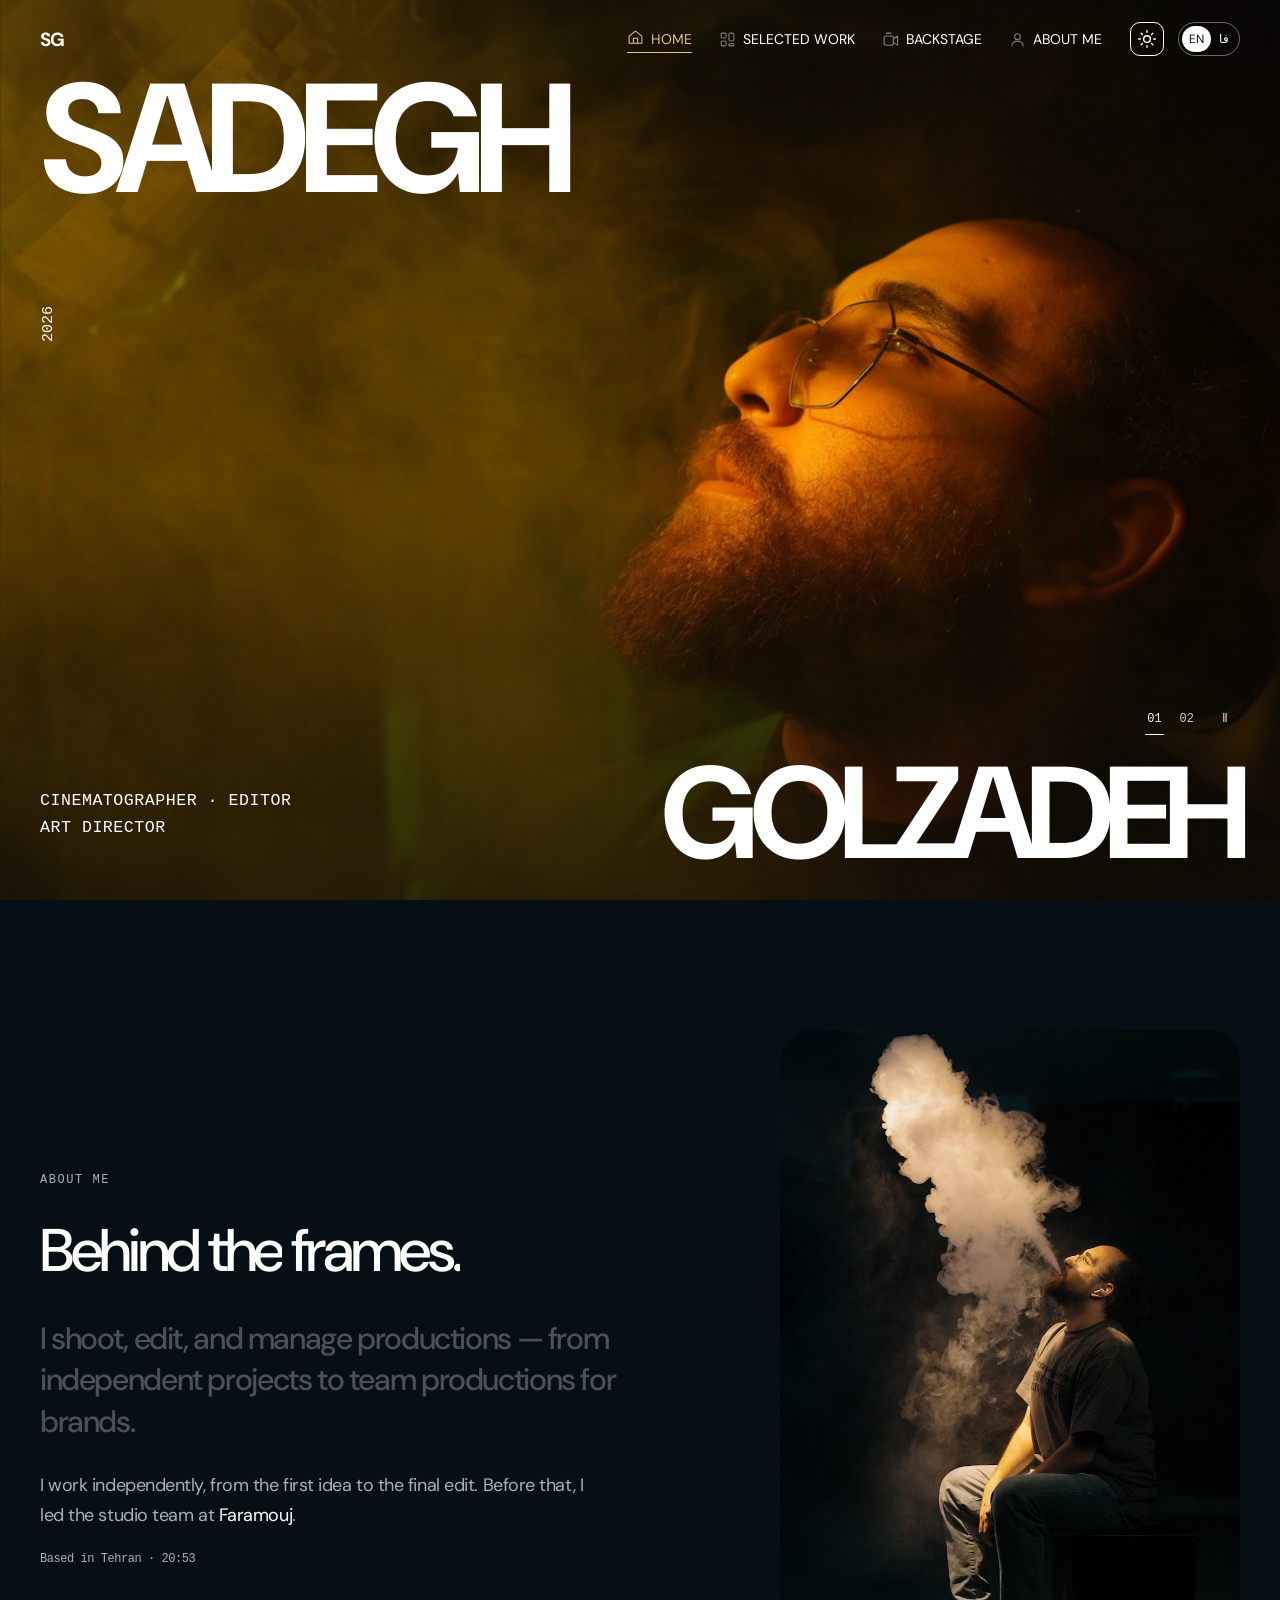
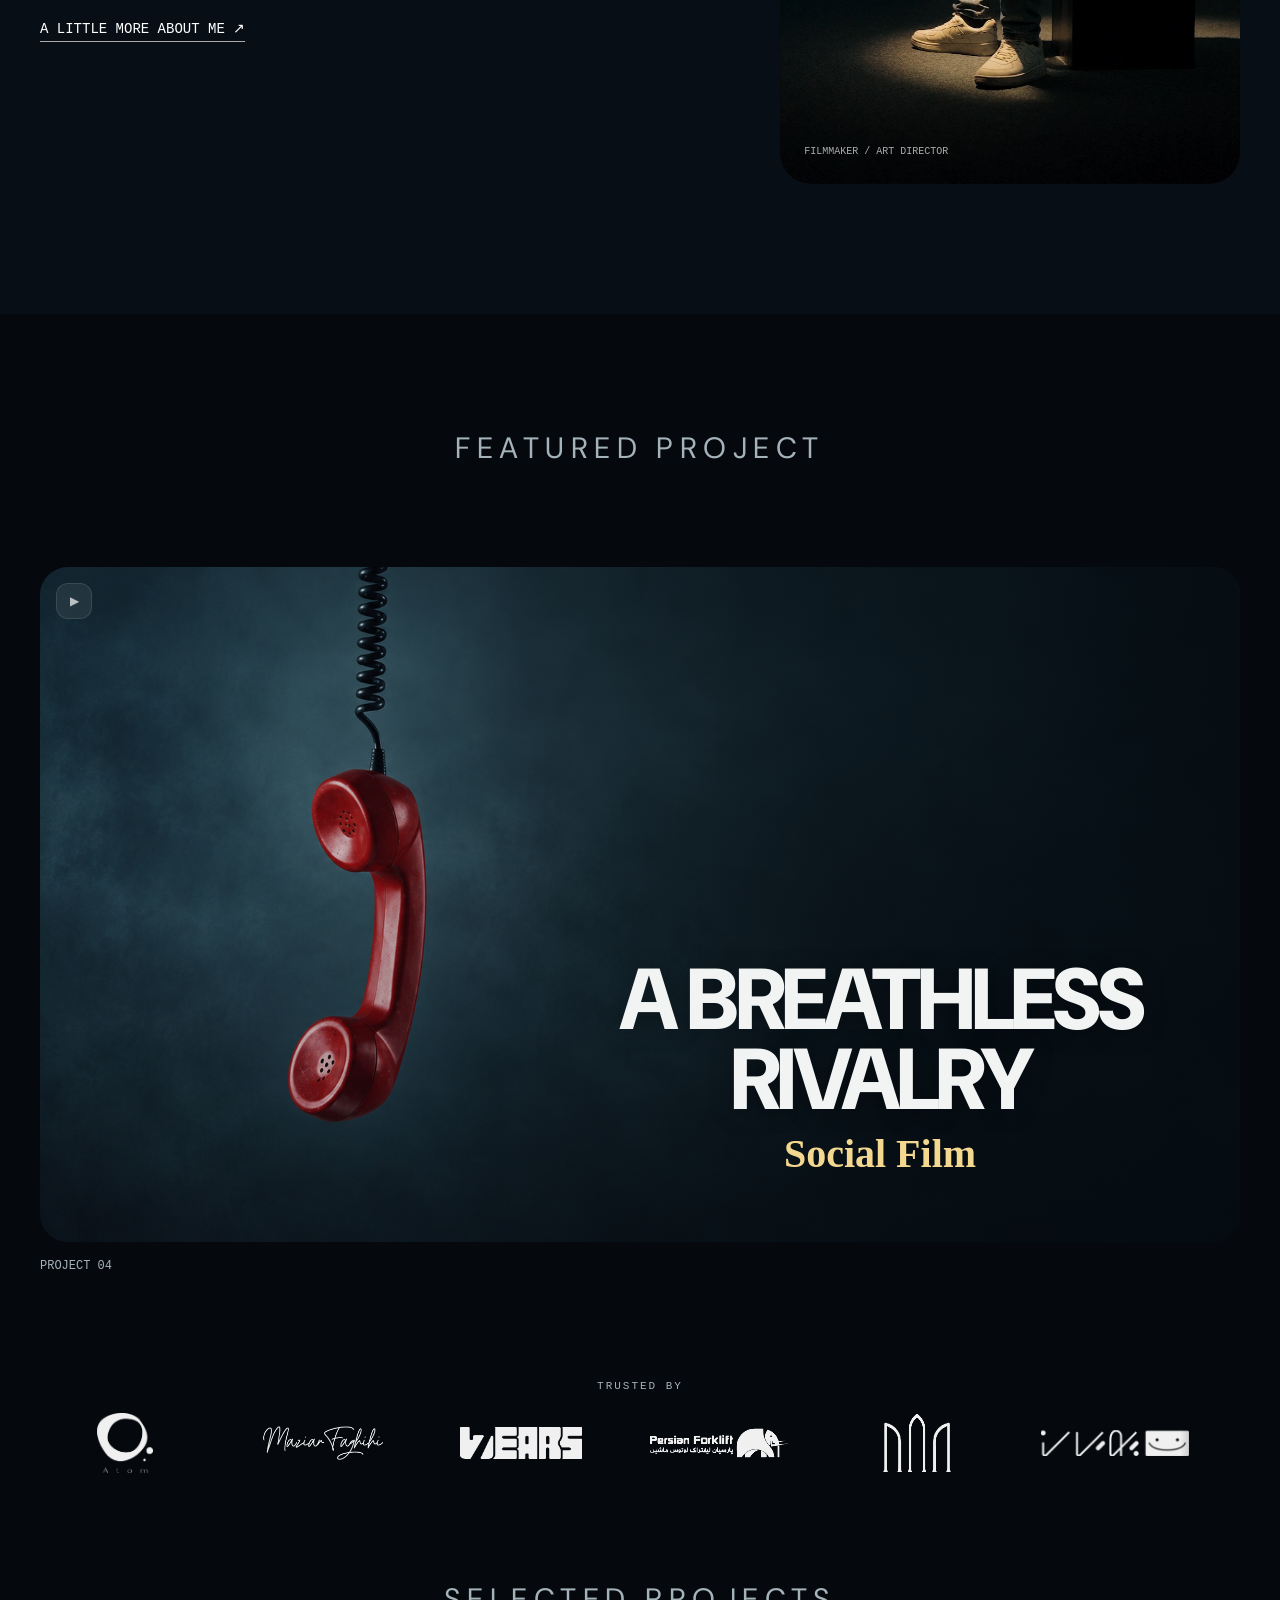
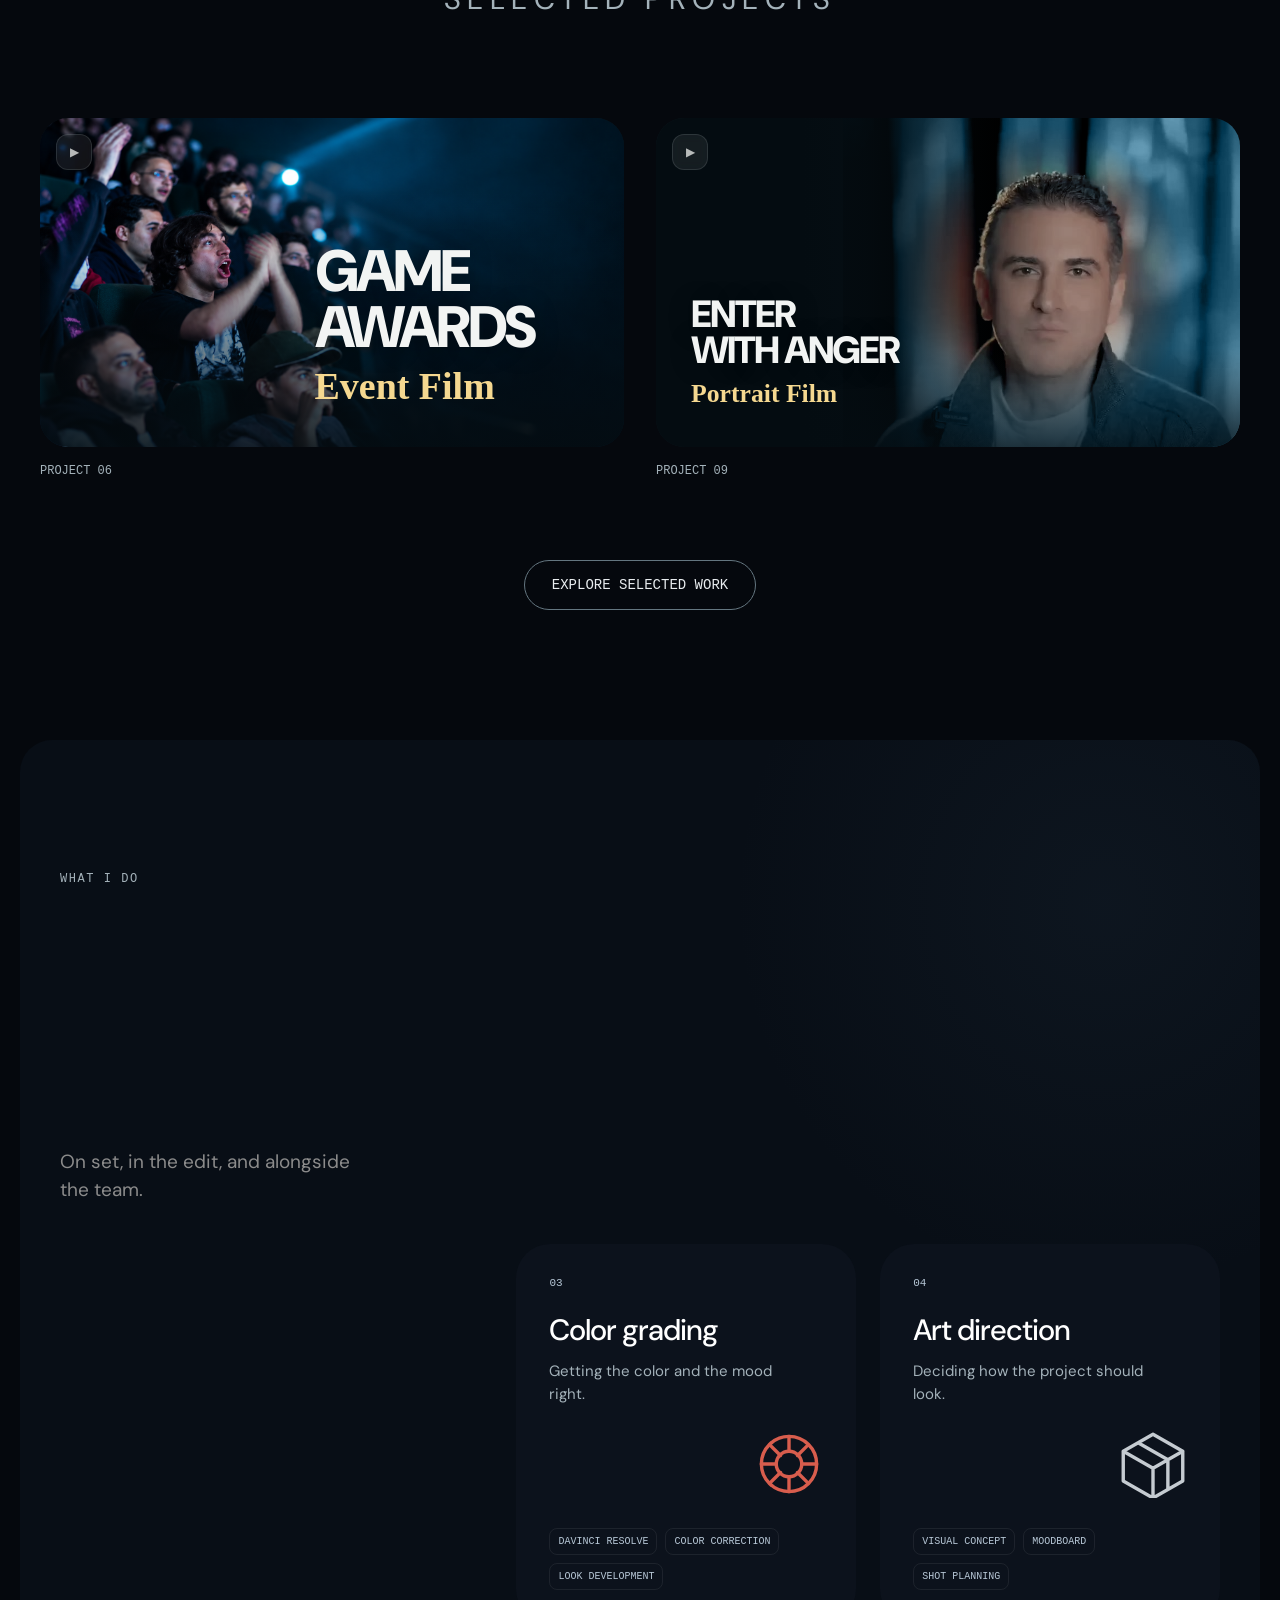
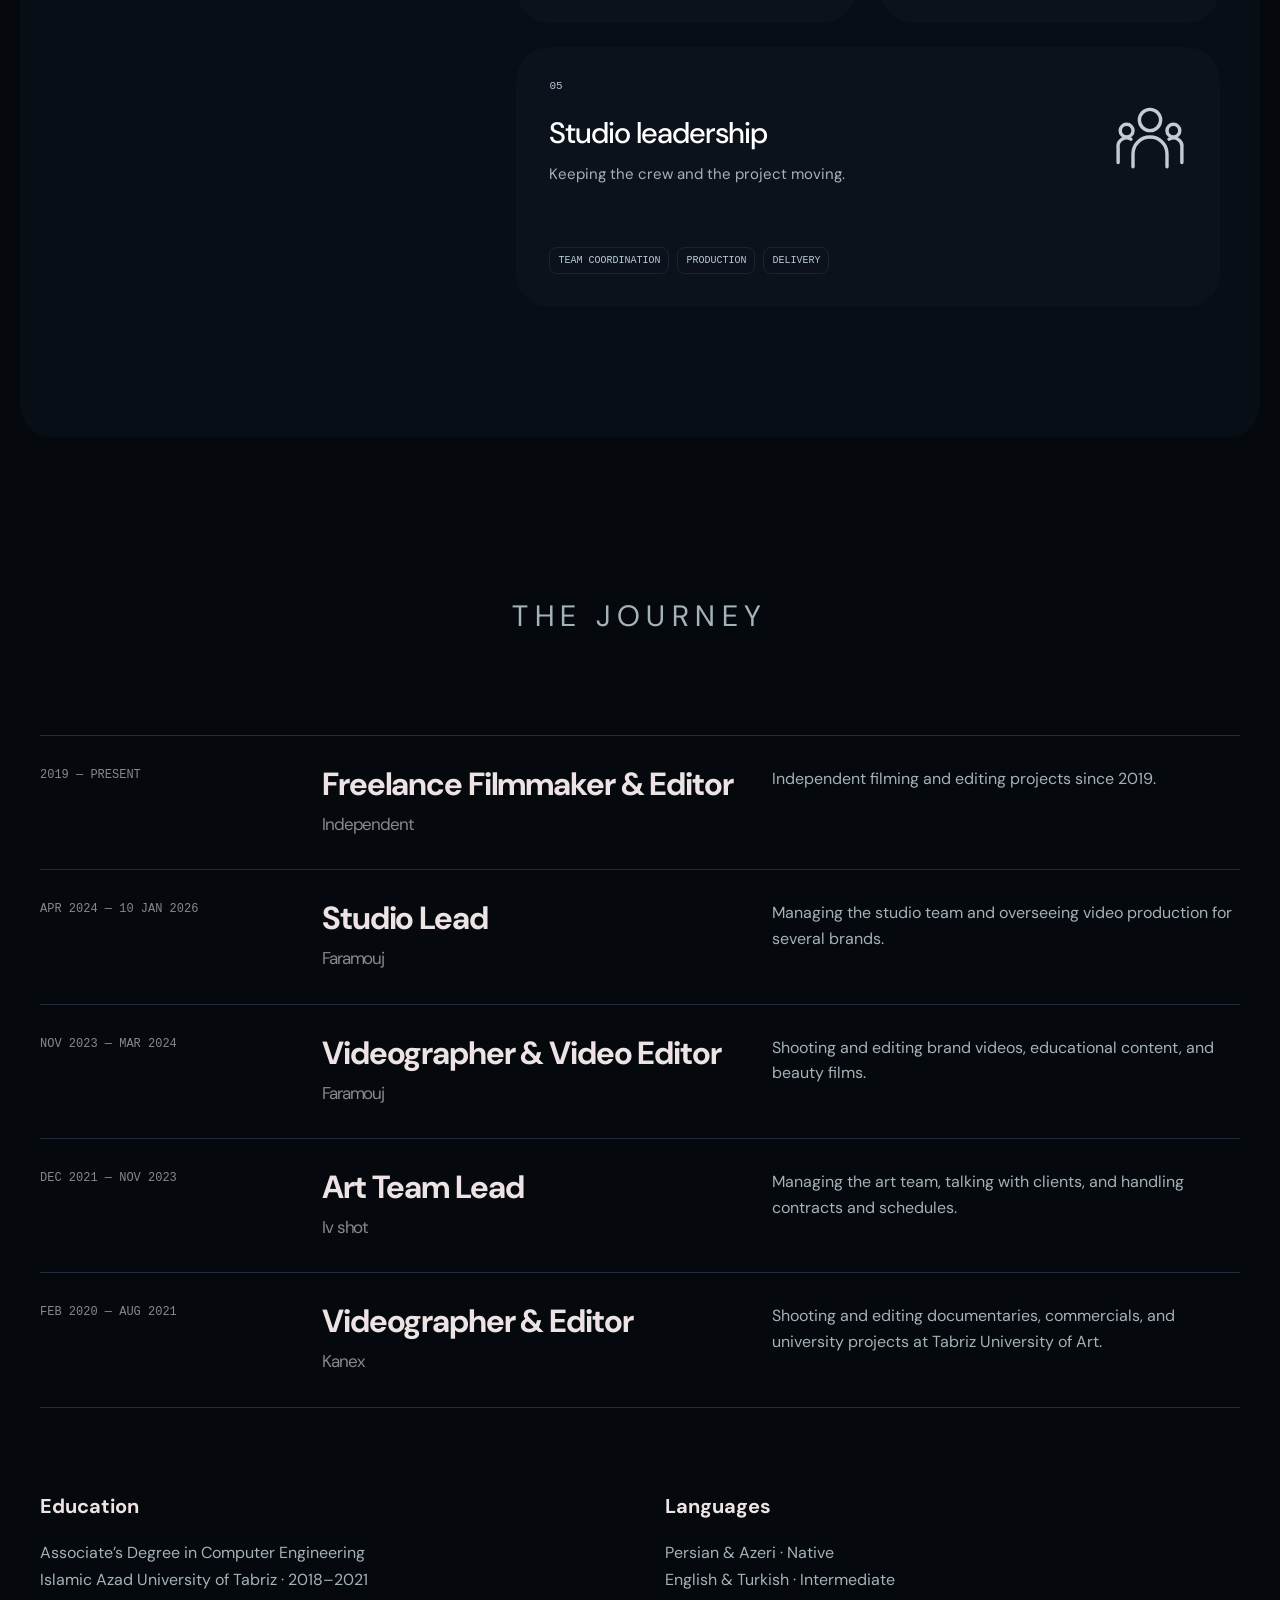
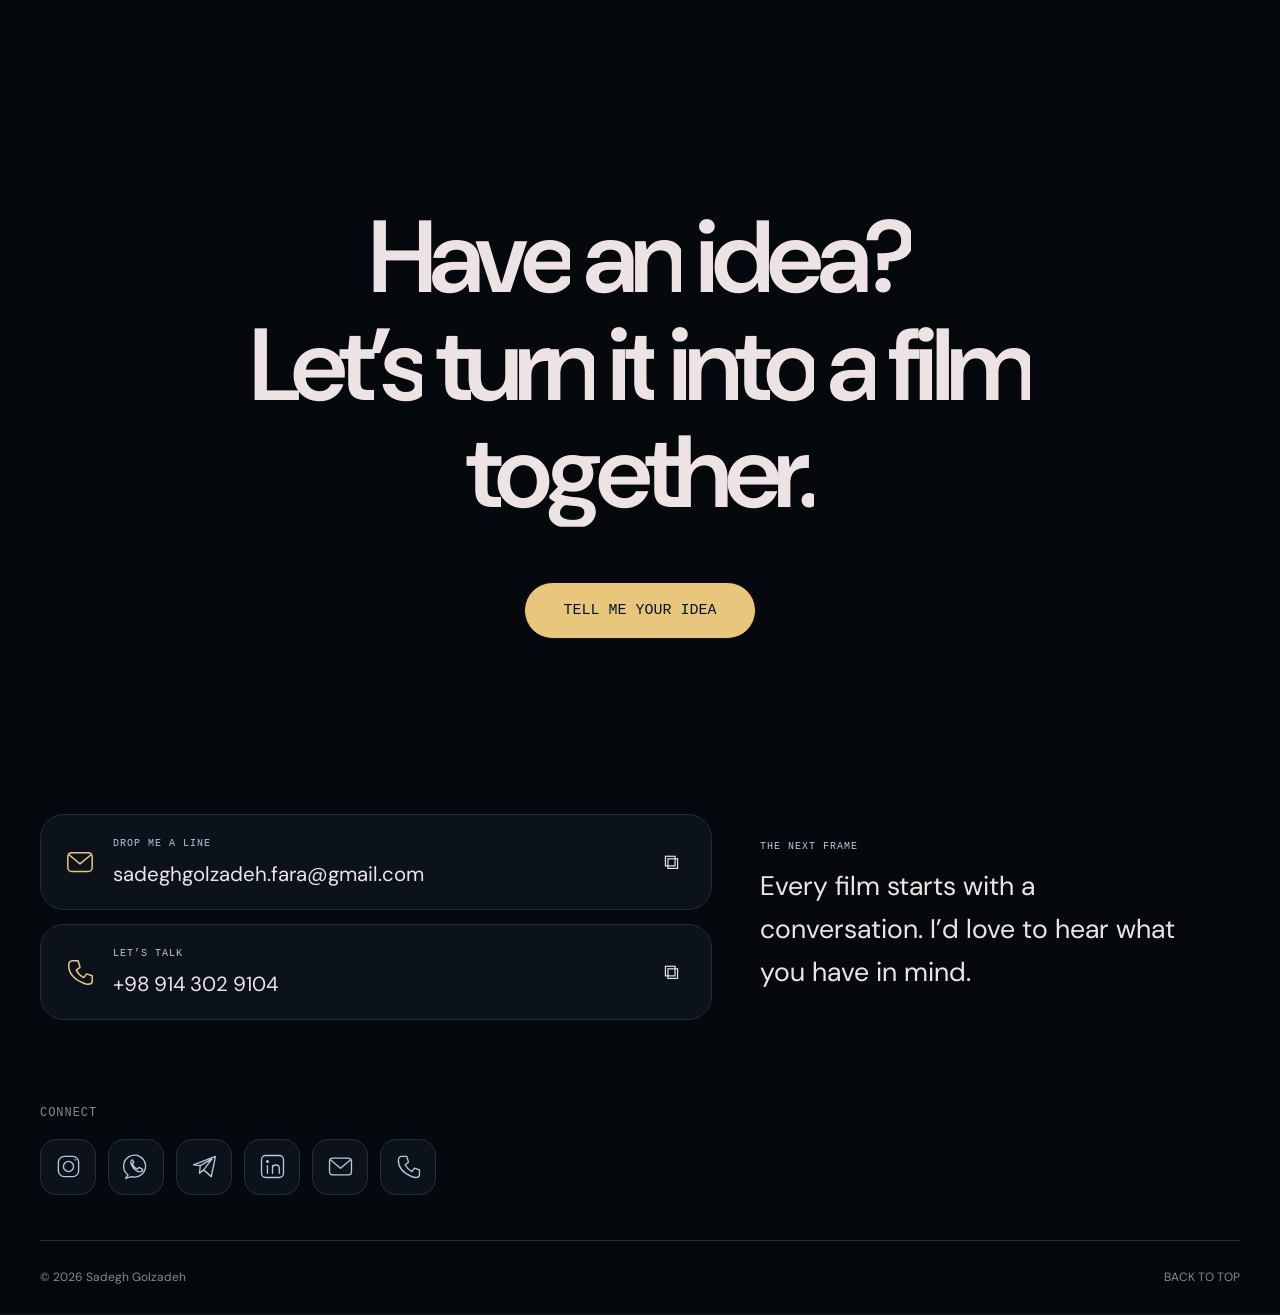
<file: index.html>
<!doctype html>
<html lang="en" dir="ltr" data-theme="dark">
<head>
<meta charset="utf-8"><meta name="viewport" content="width=device-width,initial-scale=1"><meta name="theme-color" content="#05080d">
<title>Sadegh Golzadeh — Art Director, Filmmaker & Studio Lead</title>
<meta name="description" content="Sadegh Golzadeh — Art Director, Filmmaker and Studio Lead. Welcome to my world of frames.">
<link rel="icon" type="image/svg+xml" href="data:image/svg+xml,%3Csvg xmlns='http://www.w3.org/2000/svg' viewBox='0 0 64 64'%3E%3Crect width='64' height='64' fill='%23000'/%3E%3Ctext x='6' y='45' font-family='Arial' font-size='36' font-weight='700' fill='white'%3ESG%3C/text%3E%3C/svg%3E">
<link rel="preload" href="fonts/vazirmatn-variable.woff2" as="font" type="font/woff2" crossorigin>
<link rel="stylesheet" href="style.css?v=60">
<script src="logo-assets.js" defer></script>
<script src="cover-assets.js?v=31" defer></script>
<link rel="stylesheet" href="motion.css?v=53">
<script src="motion.js?v=60" defer></script>
<script src="cinema-cover-assets-v58.js" defer></script>
<script src="app.js?v=60" defer></script>
</head><body><div id="app"></div><noscript><p style="padding:40px">Sadegh Golzadeh — Art Director, Filmmaker & Studio Lead. <a href="/Sadegh-Golzadeh-CV.pdf">View my CV</a> · <a href="mailto:sadeghgolzadeh.fara@gmail.com">Email me</a></p></noscript></body>
</html>
</file>
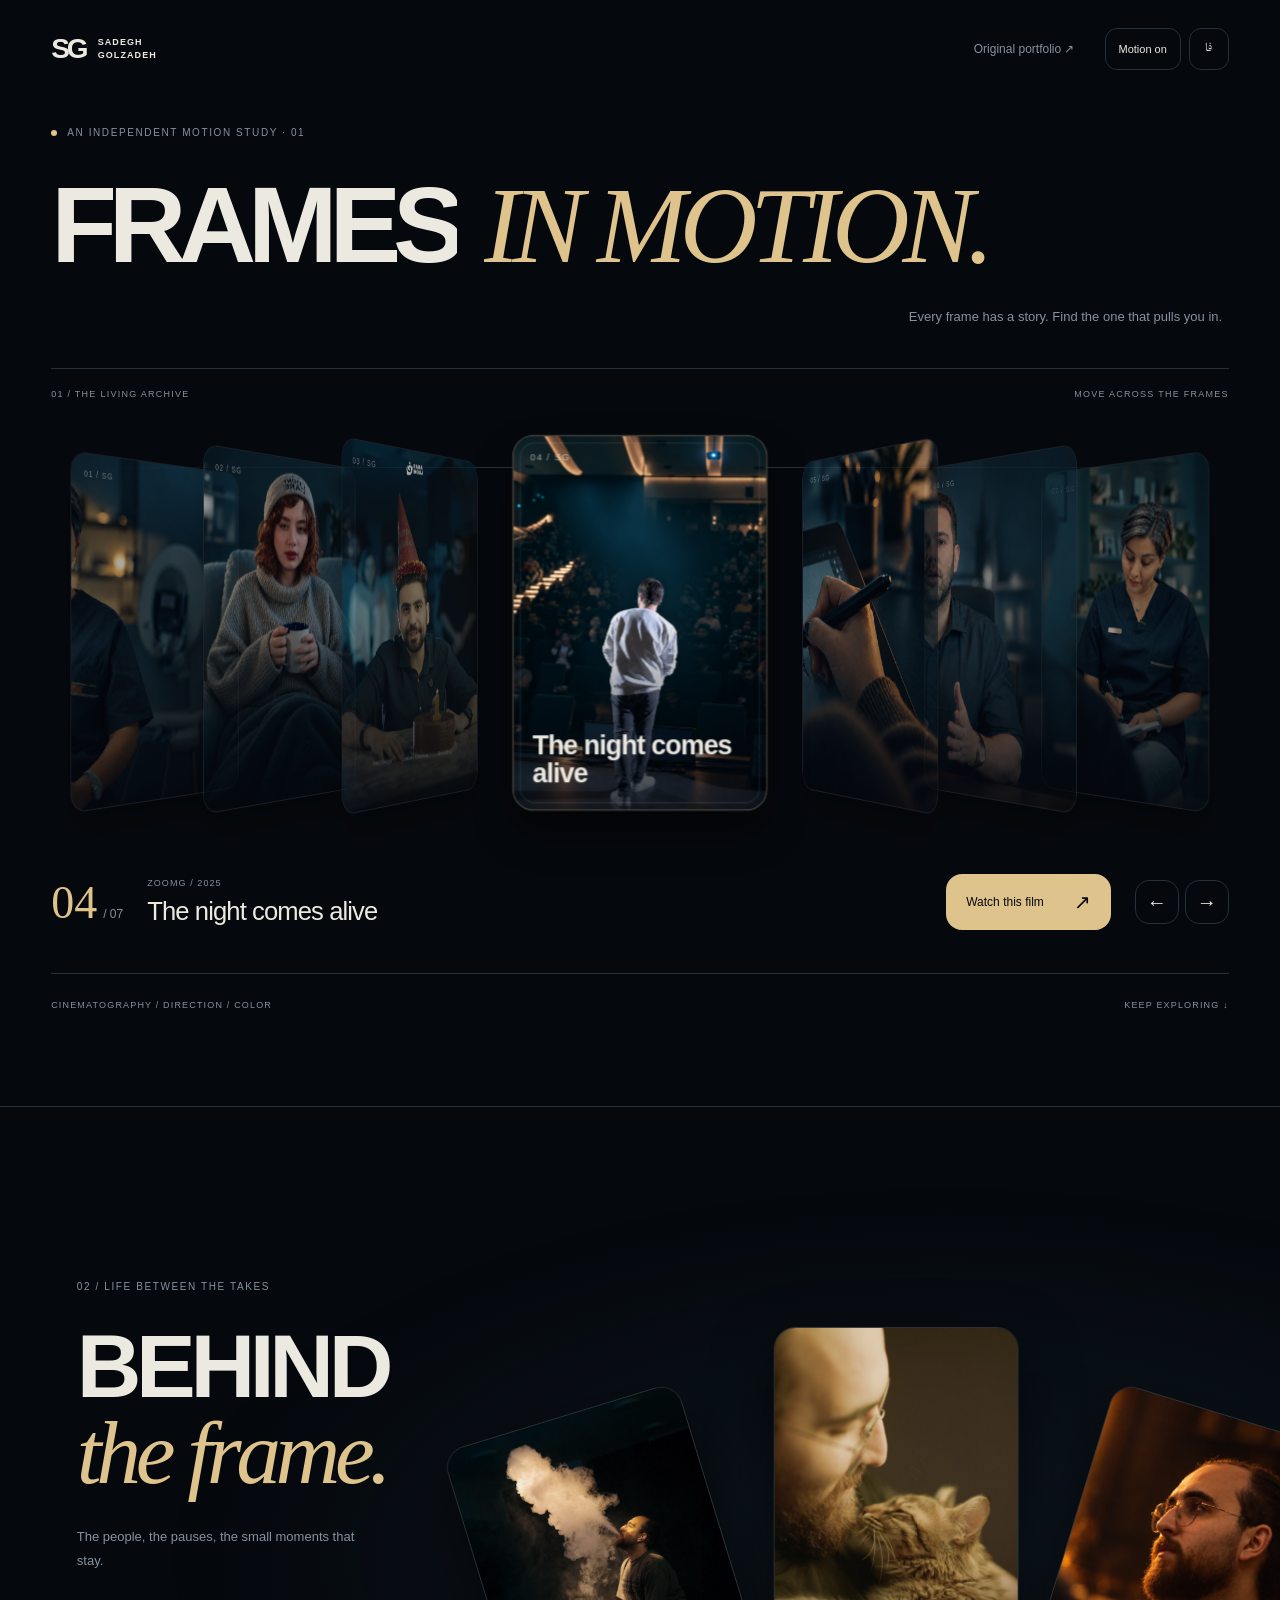
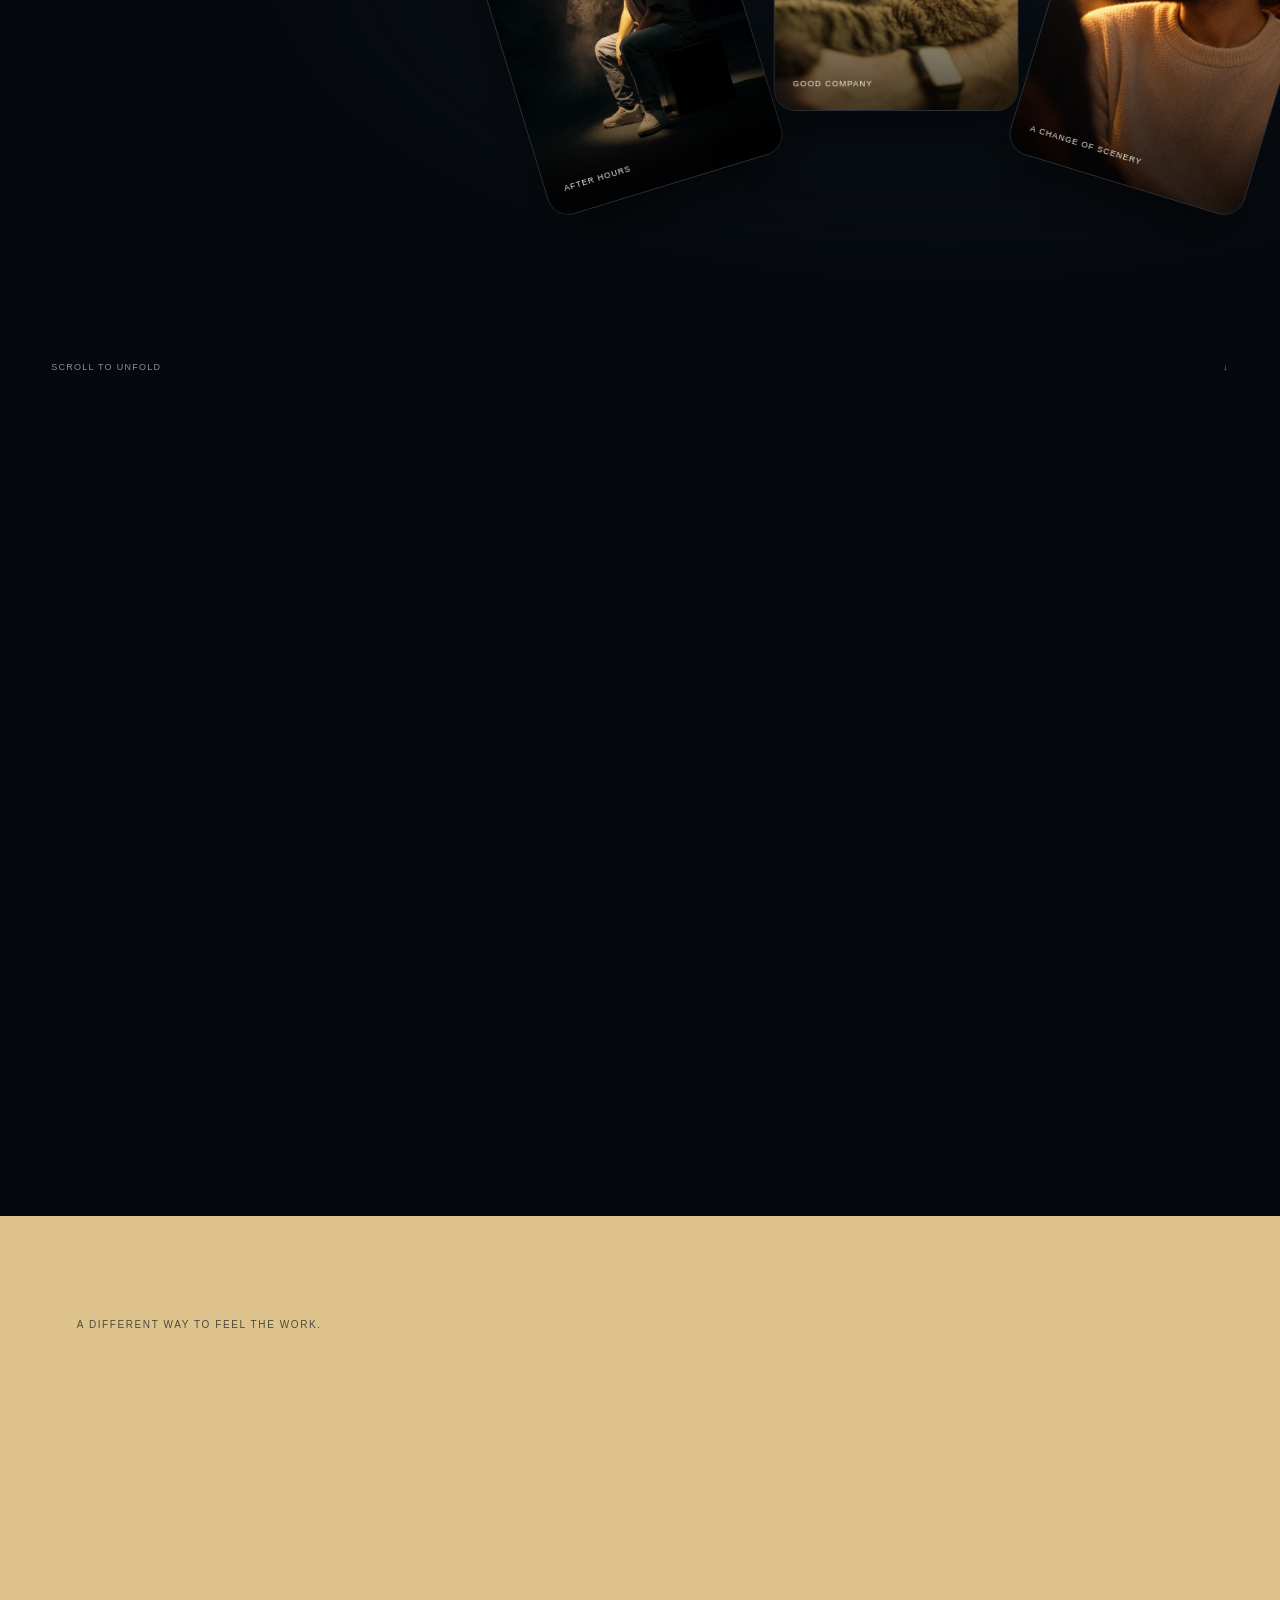
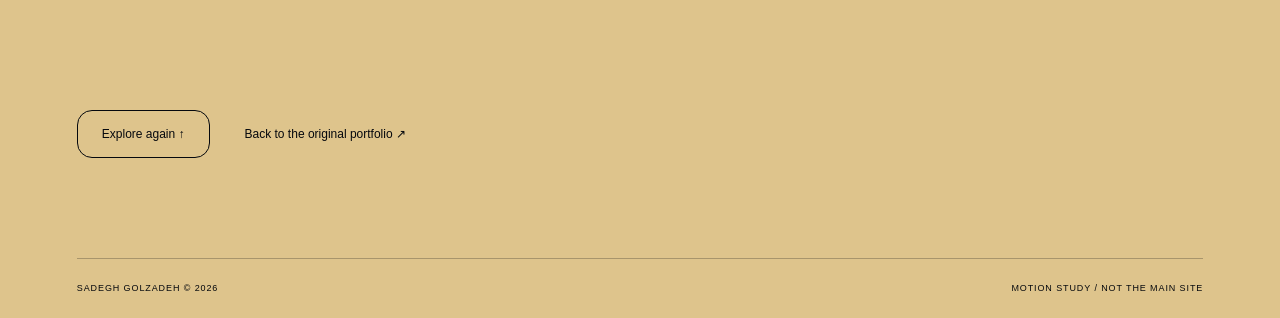
<file: motion-lab/index.html>
<!doctype html>
<html lang="en" dir="ltr">
<head>
  <meta charset="utf-8"><meta name="viewport" content="width=device-width, initial-scale=1">
  <meta name="theme-color" content="#05080d"><meta name="robots" content="noindex">
  <meta name="description" content="An independent motion study for Sadegh Golzadeh’s films.">
  <title>Sadegh Golzadeh — Motion study</title>
  <link rel="stylesheet" href="lab.css?v=1">
  <script defer src="lab.js?v=1"></script>
</head>
<body>
  <div class="reading-progress" aria-hidden="true"></div>
  <header class="topbar">
    <a class="brand" href="../" aria-label="Sadegh Golzadeh, original portfolio">SG<span>SADEGH<br>GOLZADEH</span></a>
    <a class="original" href="../" data-en="Original portfolio ↗" data-fa="سایت اصلی ↗">Original portfolio ↗</a>
    <div class="controls"><button id="motion-toggle" aria-pressed="true" data-en="Motion on" data-fa="حرکت روشن">Motion on</button><button id="language" aria-label="Switch to Persian">فا</button></div>
  </header>
  <main>
    <section class="hero" id="archive">
      <div class="hero-head">
        <div class="eyebrow"><span class="status-dot"></span><span data-en="AN INDEPENDENT MOTION STUDY · 01" data-fa="نسخهٔ آزمایشی حرکت · ۰۱">AN INDEPENDENT MOTION STUDY · 01</span></div>
        <h1><span class="title-mask"><span data-en="FRAMES" data-fa="قاب‌ها">FRAMES</span></span><span class="title-mask"><span class="outline-title" data-en="IN MOTION." data-fa="جان می‌گیرند.">IN MOTION.</span></span></h1>
        <p class="intro" data-en="Every frame has a story. Find the one that pulls you in." data-fa="هر قاب یه داستان داره. ببین کدوم نگاهت رو نگه می‌داره.">Every frame has a story. Find the one that pulls you in.</p>
      </div>
      <div class="archive-heading"><span data-en="01 / THE LIVING ARCHIVE" data-fa="۰۱ / آرشیوی که جان می‌گیرد">01 / THE LIVING ARCHIVE</span><span class="desktop-hint" data-en="MOVE ACROSS THE FRAMES" data-fa="موس رو روی قاب‌ها ببر">MOVE ACROSS THE FRAMES</span><span class="touch-hint" data-en="SWIPE TO EXPLORE" data-fa="برای دیدن قاب‌ها ورق بزن">SWIPE TO EXPLORE</span></div>
      <div class="rack" aria-label="Film archive"><div class="rack-line" aria-hidden="true"></div><div id="frames"></div></div>
      <div class="selection">
        <div class="selection-number"><span id="current-number">01</span><span>/ 07</span></div>
        <div class="selection-copy" aria-live="polite"><span id="project-client"></span><h2 id="project-title"></h2></div>
        <button id="watch" class="watch"><span data-en="Watch this film" data-fa="دیدن این فیلم">Watch this film</span><span class="play-symbol" aria-hidden="true">↗</span></button>
        <div class="arrows"><button id="previous" aria-label="Previous film">←</button><button id="next" aria-label="Next film">→</button></div>
      </div>
      <div class="archive-bottom"><span data-en="CINEMATOGRAPHY / DIRECTION / COLOR" data-fa="فیلم‌برداری / کارگردانی / رنگ">CINEMATOGRAPHY / DIRECTION / COLOR</span><a href="#off-set" data-en="KEEP EXPLORING ↓" data-fa="ادامه بده ↓">KEEP EXPLORING ↓</a></div>
    </section>
    <section class="off-set" id="off-set">
      <div class="sticky-scene">
        <div class="scene-copy"><span class="eyebrow" data-en="02 / LIFE BETWEEN THE TAKES" data-fa="۰۲ / زندگی بین برداشت‌ها">02 / LIFE BETWEEN THE TAKES</span><h2><span data-en="BEHIND" data-fa="پشتِ">BEHIND</span> <em data-en="the frame." data-fa="این قاب‌ها.">the frame.</em></h2><p data-en="The people, the pauses, the small moments that stay." data-fa="آدم‌ها، مکث‌ها، لحظه‌های کوچیکی که می‌مونن.">The people, the pauses, the small moments that stay.</p></div>
        <div class="photo-stack" aria-label="Moments away from the films">
          <figure class="memory memory-one"><img src="../smoke.jpg" alt="Sadegh sitting in dramatic light" loading="lazy"><figcaption data-en="AFTER HOURS" data-fa="بعد از کار">AFTER HOURS</figcaption></figure>
          <figure class="memory memory-two"><img src="../personal.jpg" alt="Sadegh and his cat" loading="lazy"><figcaption data-en="GOOD COMPANY" data-fa="رفیق خوب">GOOD COMPANY</figcaption></figure>
          <figure class="memory memory-three"><img src="../scenery-portrait.jpg" alt="Sadegh in warm evening light" loading="lazy"><figcaption data-en="A CHANGE OF SCENERY" data-fa="یه هوای تازه">A CHANGE OF SCENERY</figcaption></figure>
        </div>
        <div class="scene-foot"><span data-en="SCROLL TO UNFOLD" data-fa="اسکرول کن تا قاب‌ها باز بشن">SCROLL TO UNFOLD</span><span aria-hidden="true">↓</span></div>
      </div>
    </section>
    <section class="closing">
      <span class="eyebrow" data-en="A DIFFERENT WAY TO FEEL THE WORK." data-fa="یه جور دیگه برای دیدن کارها.">A DIFFERENT WAY TO FEEL THE WORK.</span>
      <h2 class="reveal"><span data-en="SAME EYE." data-fa="همون نگاه.">SAME EYE.</span><em data-en="New rhythm." data-fa="یه ریتم تازه.">New rhythm.</em></h2>
      <div class="closing-links"><a href="#archive" class="pill" data-en="Explore again ↑" data-fa="دوباره ببین ↑">Explore again ↑</a><a href="../" data-en="Back to the original portfolio ↗" data-fa="برگشت به سایت اصلی ↗">Back to the original portfolio ↗</a></div>
      <footer><span>SADEGH GOLZADEH © 2026</span><span data-en="MOTION STUDY / NOT THE MAIN SITE" data-fa="نسخهٔ آزمایشی / مستقل از سایت اصلی">MOTION STUDY / NOT THE MAIN SITE</span></footer>
    </section>
  </main>
  <dialog id="cinema" aria-labelledby="cinema-title">
    <button class="close" id="close" aria-label="Close film">✕</button>
    <div class="cinema-layout"><div class="screen"><video id="film" controls playsinline preload="none"></video></div><div class="film-info"><span class="eyebrow" id="cinema-client"></span><h2 id="cinema-title"></h2><p id="cinema-note"></p><span class="film-credit" data-en="A film by Sadegh Golzadeh & collaborators" data-fa="کاری از صادق گل‌زاده و همکاران">A film by Sadegh Golzadeh & collaborators</span><button class="pill" id="back" data-en="Back to the frames ←" data-fa="برگشت به قاب‌ها ←">Back to the frames ←</button></div></div>
  </dialog>
</body>
</html>
</file>
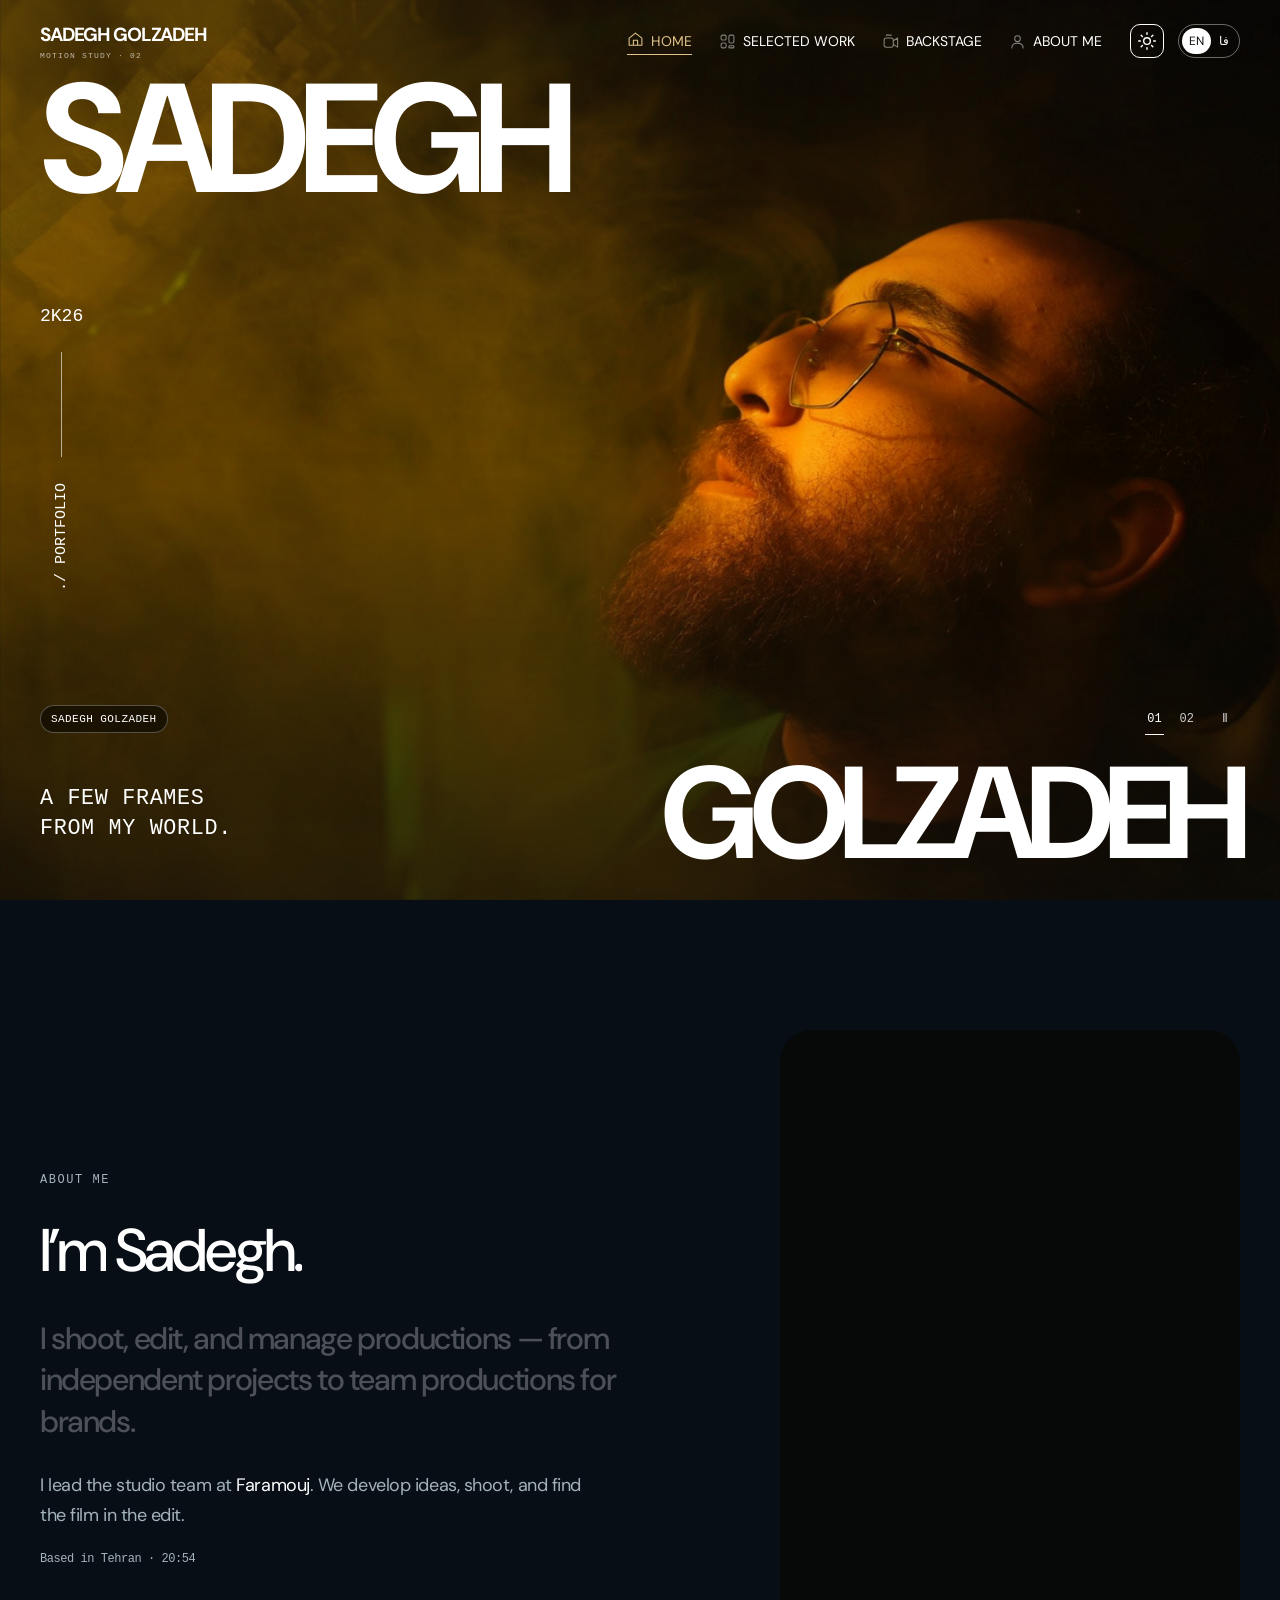
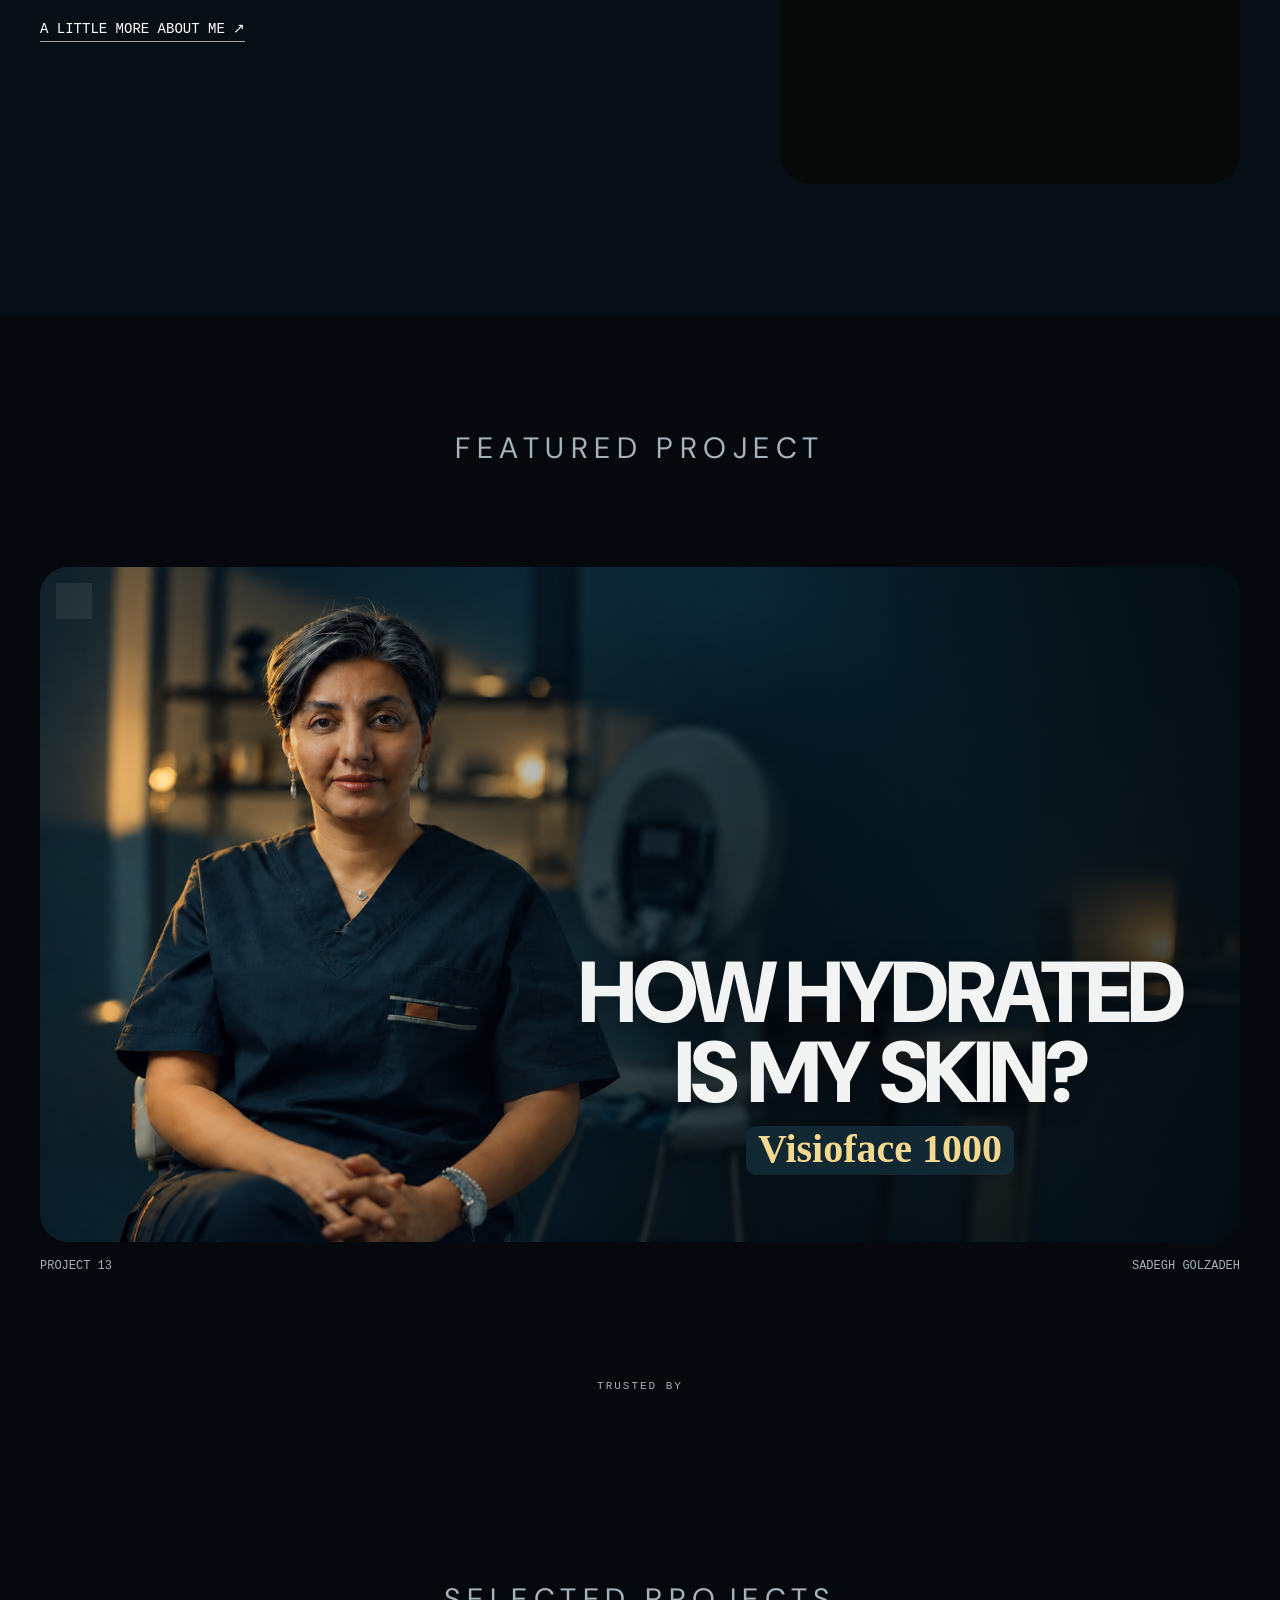
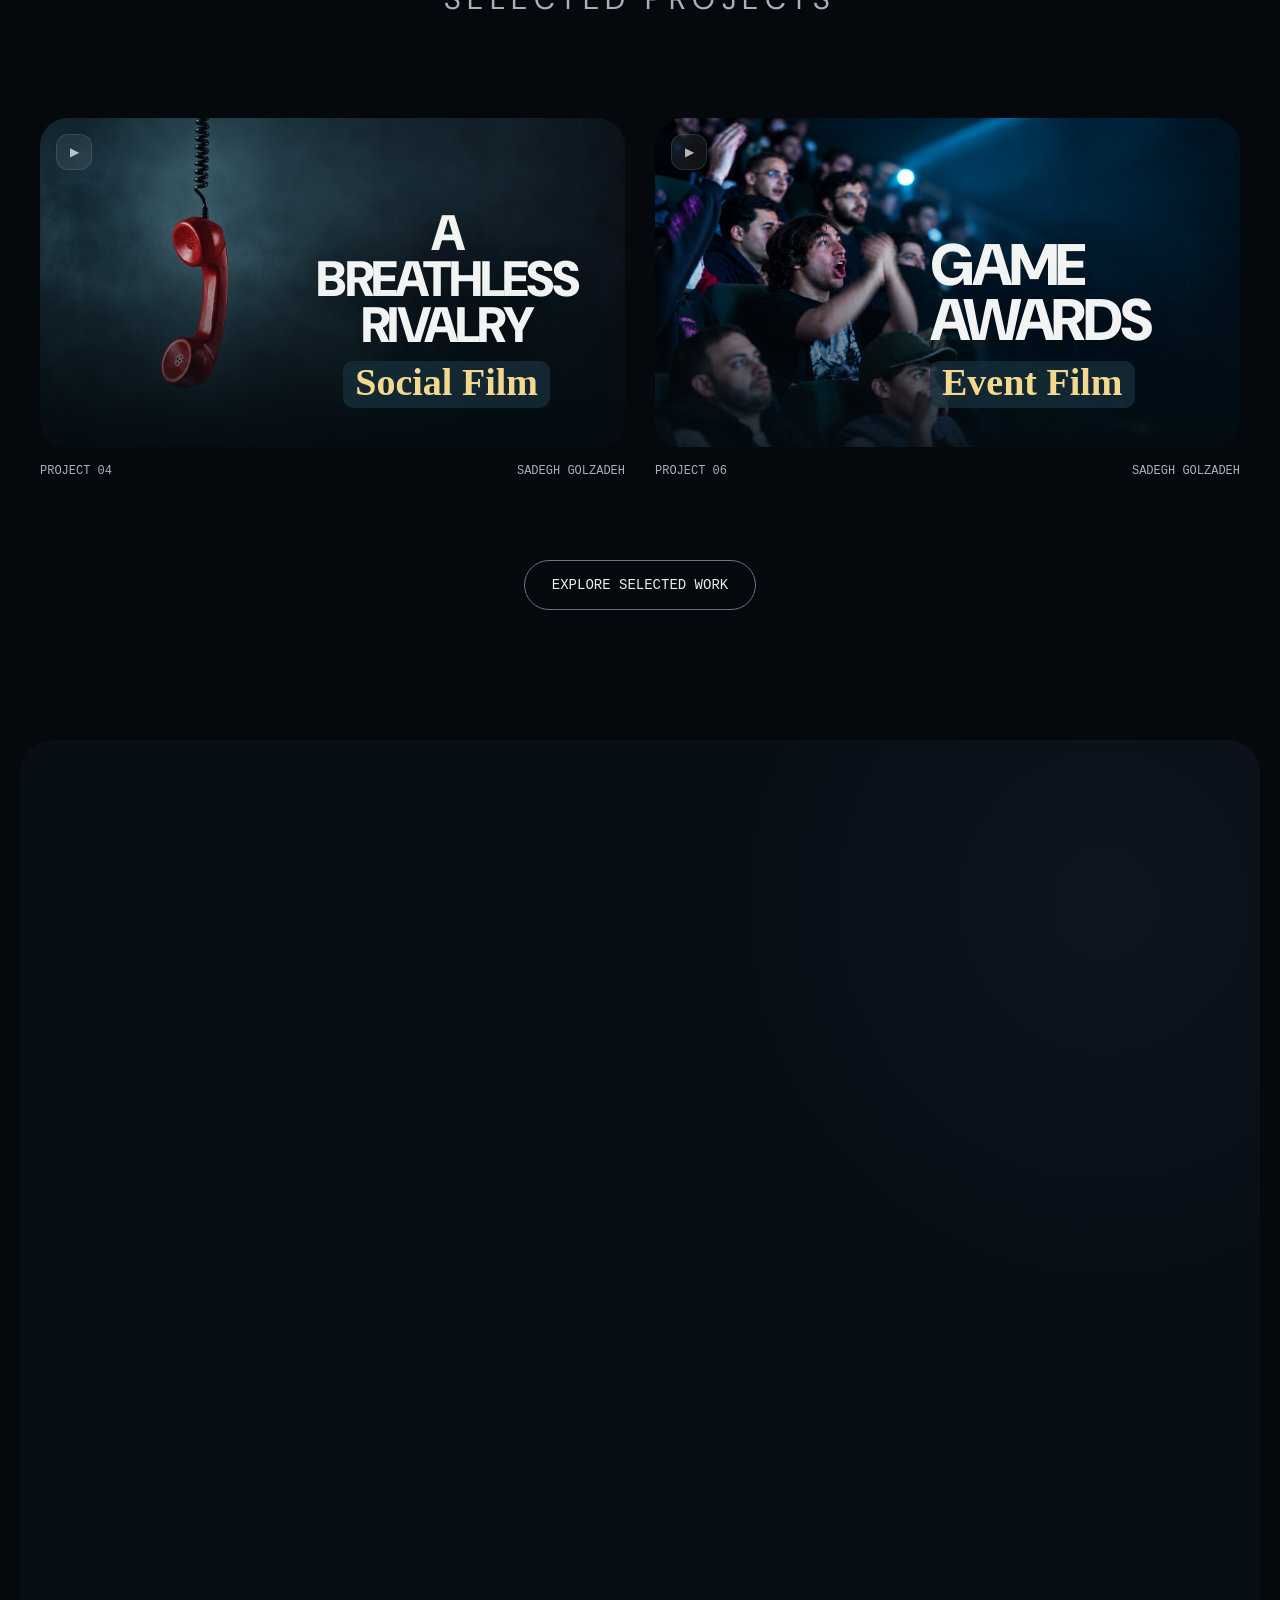
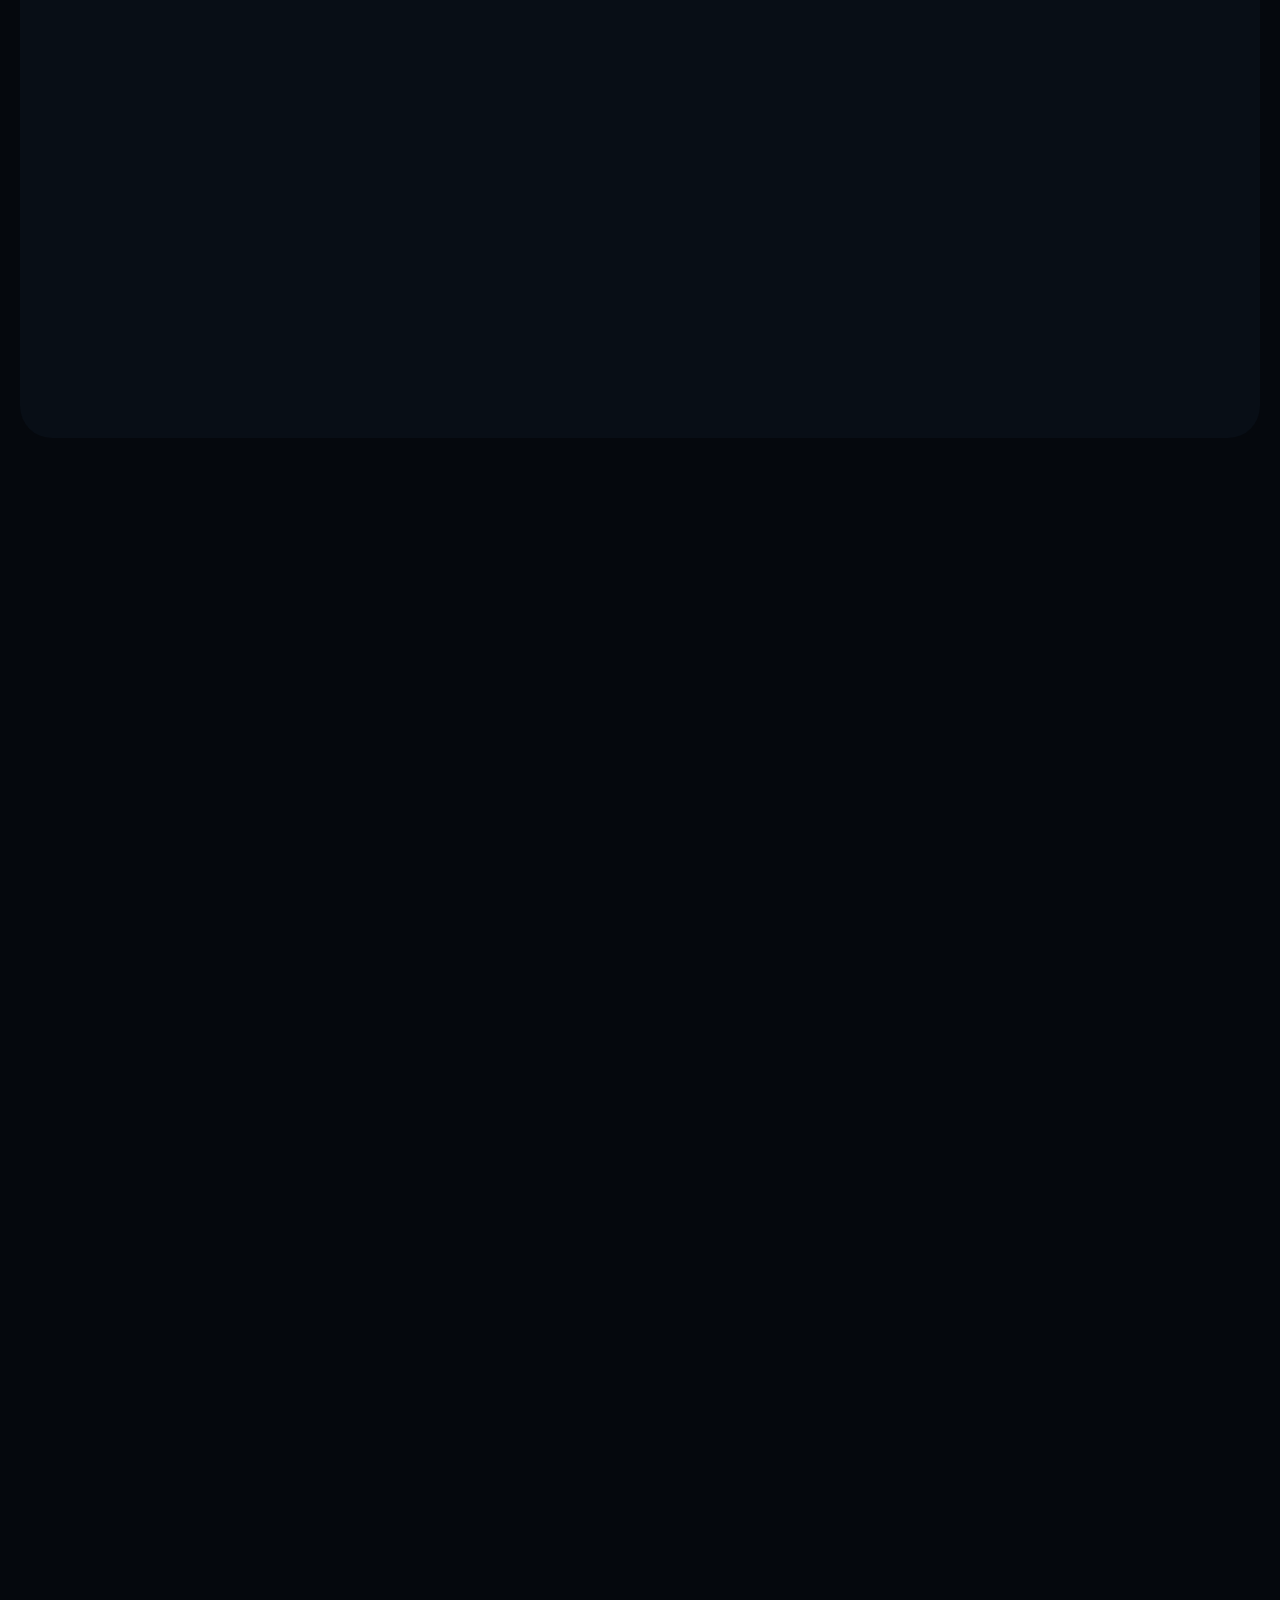
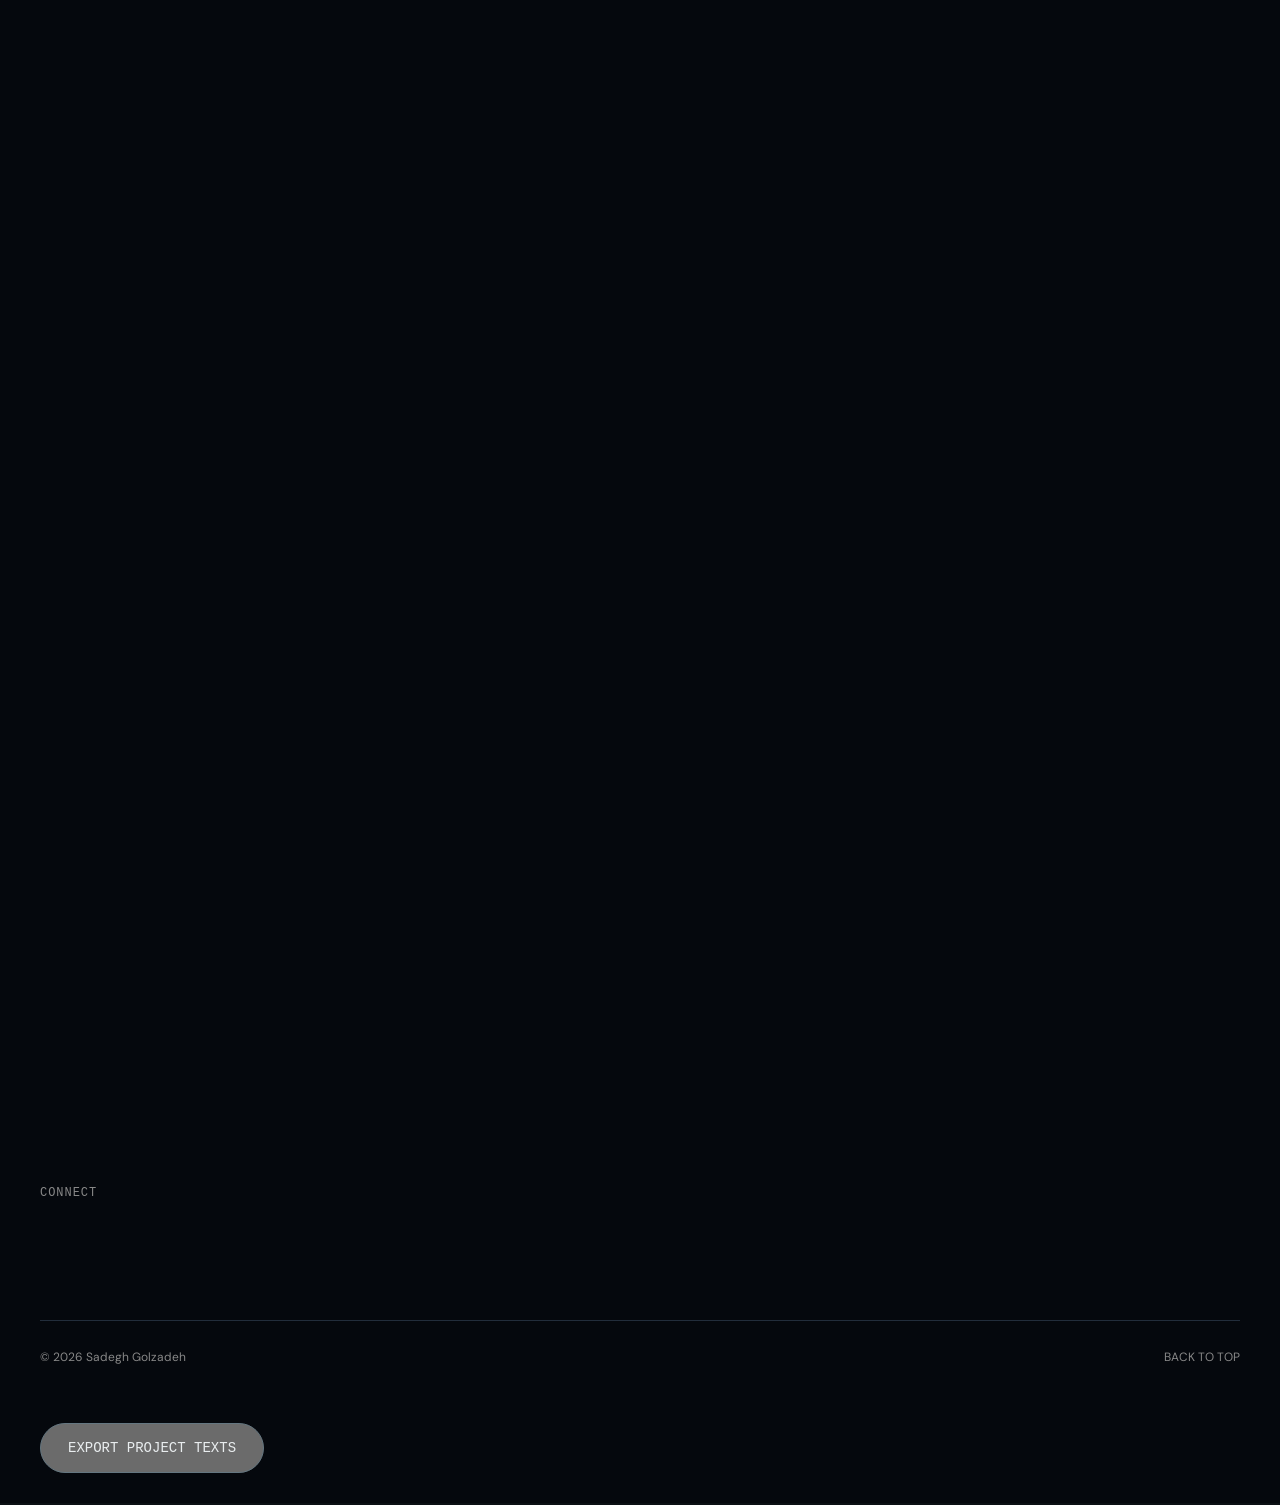
<file: motion-preview/index.html>
<!doctype html>
<html lang="en" dir="ltr" data-theme="dark">
<head>
<meta charset="utf-8"><meta name="viewport" content="width=device-width,initial-scale=1"><meta name="theme-color" content="#05080d">
<title>Sadegh Golzadeh — Art Director, Filmmaker & Studio Lead</title>
<meta name="robots" content="noindex,nofollow">
<meta name="description" content="Sadegh Golzadeh — Art Director, Filmmaker and Studio Lead. Welcome to my world of frames.">
<link rel="icon" type="image/svg+xml" href="data:image/svg+xml,%3Csvg xmlns='http://www.w3.org/2000/svg' viewBox='0 0 64 64'%3E%3Crect width='64' height='64' fill='%23000'/%3E%3Ctext x='6' y='45' font-family='Arial' font-size='36' font-weight='700' fill='white'%3ESG%3C/text%3E%3C/svg%3E">
<link rel="stylesheet" href="style.css?v=1">
<script src="../logo-assets.js" defer></script>
<script src="../cover-assets.js?v=31" defer></script>
<link rel="stylesheet" href="motion.css?v=1">
<script src="motion.js?v=2" defer></script>
<script src="app.js?v=2" defer></script>
</head><body><div id="app"></div><noscript><p style="padding:40px">Sadegh Golzadeh — Art Director, Filmmaker & Studio Lead. <a href="/Sadegh-Golzadeh-CV.pdf">View my CV</a> · <a href="mailto:sadeghgolzadeh.fara@gmail.com">Email me</a></p></noscript></body>
</html>
</file>
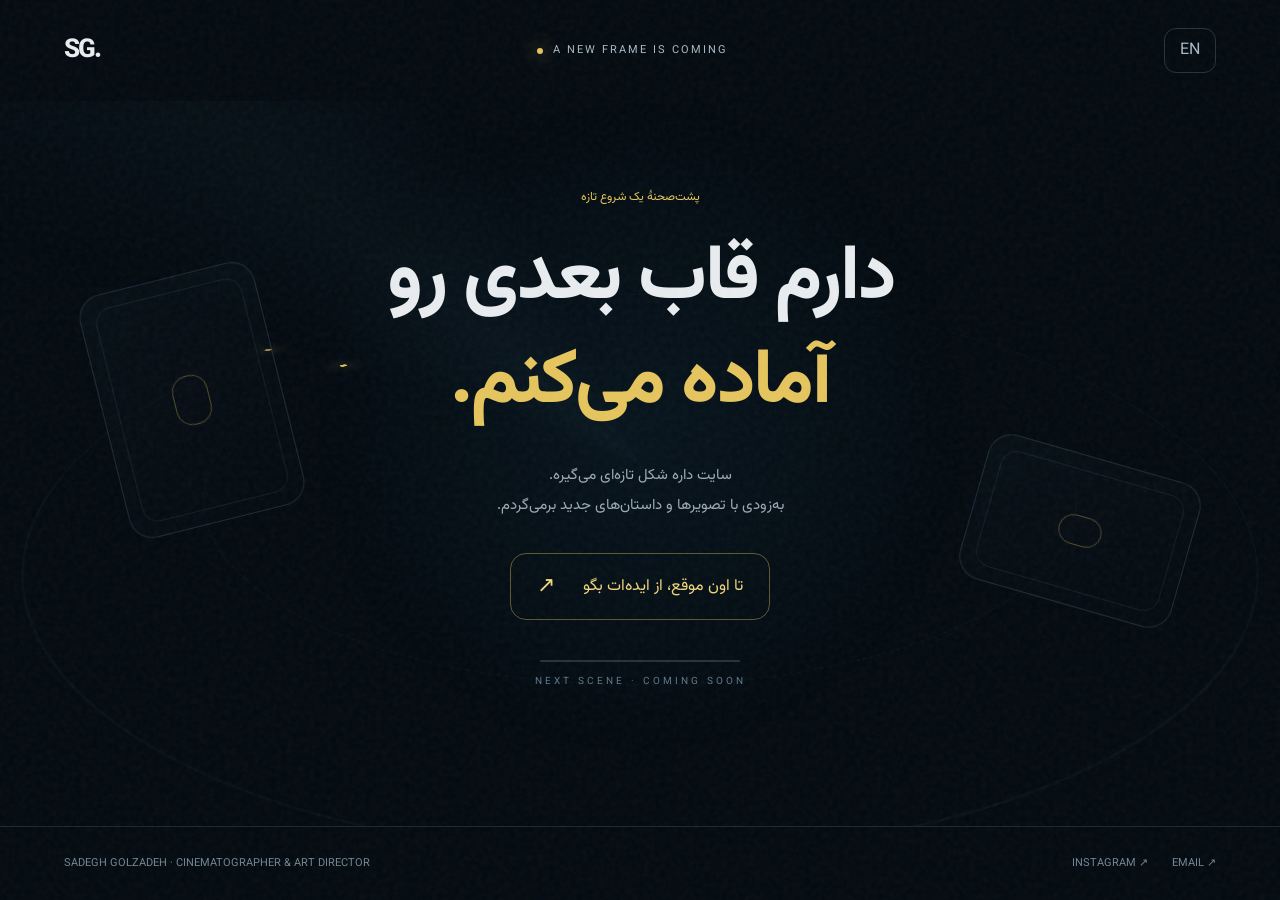
<file: coming-soon.html>
<!doctype html>
<html lang="fa" dir="rtl"><head><meta charset="utf-8"><meta name="viewport" content="width=device-width,initial-scale=1"><meta name="robots" content="noindex"><title>قاب بعدی — Sadegh Golzadeh</title><style>
@font-face{font-family:Vazir;src:url('fonts/vazirmatn-variable.woff2')}*{box-sizing:border-box}body{margin:0;background:#030a10;color:#e9edf0;font-family:Vazir,Arial;overflow-x:hidden}a{color:inherit;text-decoration:none}button{font:inherit;cursor:pointer}header,footer{position:relative;z-index:3;display:flex;align-items:center;justify-content:space-between;padding:28px 5vw;direction:ltr}header .brand{font-size:26px;font-weight:800;letter-spacing:-2px}button{background:transparent;color:#a9bac5;border:1px solid #24333d;border-radius:12px;padding:9px 15px}.status{font-size:11px;letter-spacing:2px;color:#a9bac5;display:flex;align-items:center;gap:10px}.dot{width:6px;height:6px;background:#e6c55d;border-radius:50%;box-shadow:0 0 18px #e6c55d;animation:pulse 2s infinite}main{min-height:calc(100svh - 175px);display:grid;place-items:center;position:relative;padding:30px 20px 80px;text-align:center}.copy{position:relative;z-index:2;max-width:800px}.eyebrow{color:#e6c55d;font-size:12px;margin-bottom:22px}h1{font-size:clamp(40px,6vw,82px);line-height:1.35;letter-spacing:-2px;margin:0 0 25px;font-weight:750}h1 span{color:#e6c55d;display:block}p{max-width:450px;margin:0 auto;color:#9cacb7;font-size:15px;line-height:2}.cta{display:inline-flex;gap:28px;align-items:center;border:1px solid #e6c55d66;border-radius:16px;padding:15px 26px;margin-top:32px;color:#f3d67c;transition:background .3s,transform .3s}.cta:hover{background:#e6c55d18;transform:translateY(-4px)}.cta b{font-size:22px;font-weight:400}.scene{position:absolute;inset:0;overflow:hidden;pointer-events:none;perspective:900px}.glow{position:absolute;width:700px;height:700px;border-radius:50%;left:50%;top:45%;transform:translate(-50%,-50%);background:radial-gradient(ellipse,#193f542e,transparent 66%);animation:breathe 8s ease-in-out infinite}.orbit{position:absolute;left:50%;top:45%;width:min(85vw,1050px);aspect-ratio:1;border:1px solid #64849917;border-radius:50%;transform:translate(-50%,-50%) rotateX(65deg) rotateZ(-20deg);animation:orbit 28s linear infinite}.orbit.two{width:min(65vw,800px);animation-direction:reverse;animation-duration:22s;border-style:dashed}.orbit:after{content:'';position:absolute;width:8px;height:8px;background:#e6c55d;box-shadow:0 0 25px #e6c55d;top:12%;left:16%;border-radius:50%}.frame{position:absolute;width:180px;height:250px;border:1px solid #6d91a838;border-radius:24px;background:linear-gradient(145deg,#1c35431a,#030a1080);top:24%;left:8%;transform:rotate(-14deg);animation:float 9s ease-in-out infinite}.frame:before,.frame:after{content:'';position:absolute;inset:14px;border:1px solid #7893a221;border-radius:16px}.frame:after{inset:40%;border-color:#e6c55d55}.frame.right{left:auto;right:7%;top:49%;width:220px;height:150px;transform:rotate(16deg);animation-delay:-4s}.beam{position:absolute;inset:-50%;background:conic-gradient(from 0deg,transparent 0 80%,#35576a13 86%,transparent 93%);animation:rotate 24s linear infinite}.grain{position:fixed;inset:0;pointer-events:none;opacity:.05;background-image:url("data:image/svg+xml,%3Csvg viewBox='0 0 180 180' xmlns='http://www.w3.org/2000/svg'%3E%3Cfilter id='n'%3E%3CfeTurbulence type='fractalNoise' baseFrequency='.9' numOctaves='3' stitchTiles='stitch'/%3E%3C/filter%3E%3Cpath fill='%23fff' filter='url(%23n)' d='M0 0h180v180H0z'/%3E%3C/svg%3E");z-index:5}.timeline{direction:ltr;width:200px;height:2px;background:#24323d;margin:40px auto 12px;overflow:hidden;border-radius:9px}.timeline:after{content:'';display:block;width:60px;height:2px;background:#e6c55d;transform:translateX(-60px);animation:scan 3s ease-in-out infinite}.small{font-size:10px;color:#607787;letter-spacing:3px;direction:ltr}footer{color:#718592;font-size:11px;border-top:1px solid #1a2832;gap:16px;flex-wrap:wrap}.socials{display:flex;gap:24px}.copy>*{animation:enter 1s both}.copy h1{animation-delay:.15s}.copy p{animation-delay:.3s}.copy .cta{animation-delay:.45s}:focus-visible{outline:2px solid #e6c55d;outline-offset:6px}@keyframes enter{from{opacity:0;transform:translateY(25px);filter:blur(8px)}to{opacity:1;transform:none;filter:none}}@keyframes orbit{to{transform:translate(-50%,-50%) rotateX(65deg) rotateZ(340deg)}}@keyframes rotate{to{transform:rotate(360deg)}}@keyframes float{50%{translate:0 -25px;rotate:4deg}}@keyframes pulse{50%{opacity:.4}}@keyframes breathe{50%{scale:1.2;opacity:.5}}@keyframes scan{from{transform:translateX(-60px)}to{transform:translateX(200px)}}@media(max-width:600px){header{padding:24px}.status{font-size:9px;letter-spacing:1px}.frame{left:-90px;opacity:.5}.frame.right{right:-100px}.orbit{width:150vw}h1{letter-spacing:-1px}footer{padding:22px 24px}.small{font-size:9px}}@media(prefers-reduced-motion:reduce){*,*:after{animation:none!important;transition:none!important}.copy>*{opacity:1;filter:none}}
</style></head><body><header><a class="brand" href="https://www.instagram.com/sadeghgolzadeh/" aria-label="Sadegh Golzadeh Instagram">SG.</a><div class="status"><i class="dot"></i> A NEW FRAME IS COMING</div><button id="language" aria-label="Switch language">EN</button></header><main><div class="scene" aria-hidden="true"><div class="beam"></div><div class="glow"></div><div class="orbit"></div><div class="orbit two"></div><div class="frame"></div><div class="frame right"></div></div><div class="copy"><div class="eyebrow" id="kicker">پشت‌صحنهٔ یک شروع تازه</div><h1 id="headline">دارم قاب بعدی رو<span>آماده می‌کنم.</span></h1><p id="description">سایت داره شکل تازه‌ای می‌گیره.<br>به‌زودی با تصویرها و داستان‌های جدید برمی‌گردم.</p><a class="cta" href="mailto:sadeghgolzadeh.fara@gmail.com"><span id="action">تا اون موقع، از ایده‌ات بگو</span><b aria-hidden="true">↗</b></a><div class="timeline" aria-hidden="true"></div><div class="small">NEXT SCENE · COMING SOON</div></div></main><footer><span>SADEGH GOLZADEH · CINEMATOGRAPHER & ART DIRECTOR</span><div class="socials"><a href="https://www.instagram.com/sadeghgolzadeh/">INSTAGRAM ↗</a><a href="mailto:sadeghgolzadeh.fara@gmail.com">EMAIL ↗</a></div></footer><div class="grain"></div><script>
let fa=true;document.querySelector('#language').onclick=()=>{fa=!fa;document.documentElement.lang=fa?'fa':'en';document.documentElement.dir=fa?'rtl':'ltr';document.querySelector('#language').textContent=fa?'EN':'فا';document.querySelector('#kicker').textContent=fa?'پشت‌صحنهٔ یک شروع تازه':'BEHIND THE SCENES OF SOMETHING NEW';document.querySelector('#headline').innerHTML=fa?'دارم قاب بعدی رو<span>آماده می‌کنم.</span>':'Setting up<span>the next frame.</span>';document.querySelector('#description').innerHTML=fa?'سایت داره شکل تازه‌ای می‌گیره.<br>به‌زودی با تصویرها و داستان‌های جدید برمی‌گردم.':'A new version of my site is taking shape.<br>I’ll be back soon with new films and stories.';document.querySelector('#action').textContent=fa?'تا اون موقع، از ایده‌ات بگو':'In the meantime, tell me your idea';};</script></body></html>
</file>
<file: style.css>
@import url('https://fonts.googleapis.com/css2?family=DM+Sans:wght@400;500;600;700&display=swap');
:root{font-family:'DM Sans',Arial,sans-serif;color:#111;background:#fff;font-synthesis:none;scroll-behavior:smooth;--gutter:40px}*{box-sizing:border-box}body{margin:0}body.modal-open{overflow:hidden}a{color:inherit;text-decoration:none}button{font:inherit;cursor:pointer}button,a{-webkit-tap-highlight-color:transparent}a:focus-visible,button:focus-visible{outline:3px solid #5d91df;outline-offset:5px}button{color:inherit}img{display:block;max-width:100%}::selection{background:#c8d5e2;color:#000}.dark{background:#000;color:#fff}.light{background:#fff}.wide{width:calc(100% - var(--gutter)*2);max-width:1520px;margin-inline:auto}.narrow{width:calc(100% - var(--gutter)*2);max-width:1120px;margin-inline:auto}.center{text-align:center}.eyebrow{font-size:clamp(18px,2.3vw,30px);font-weight:400;letter-spacing:.22em;text-align:center;text-transform:uppercase;margin:0 0 100px;color:#555}.topbar{position:absolute;inset:0 0 auto;z-index:20;display:flex;align-items:center;gap:28px;padding:22px var(--gutter);color:white;font-size:14px}.brand{font-weight:700;font-size:19px;letter-spacing:-.06em;margin-inline-end:auto;white-space:nowrap}.topbar nav{display:flex;gap:38px;align-items:center}.topbar nav a{position:relative}.topbar nav a:after{content:'';position:absolute;left:0;right:100%;bottom:-5px;background:currentColor;height:1px;transition:right .3s}.topbar nav a:hover:after,.topbar nav a[aria-current]:after{right:0}.header-controls{display:flex;align-items:center;gap:14px}.language{display:flex;gap:1px;border:1px solid #ffffff65;border-radius:3px;padding:2px}.language button{font-size:12px;background:transparent;border:0;padding:5px 7px;color:white}.language button[aria-pressed=true]{background:white;color:#111}.menu-toggle{display:none;width:30px;height:30px;background:none;border:0;padding:3px}.menu-toggle span{display:block;height:1px;background:currentColor;margin:6px 0}.hero{height:100svh;min-height:680px;max-height:1300px;position:relative;overflow:hidden;background:#162024;color:white}.hero-images{position:absolute;inset:0;will-change:transform}.hero-image{position:absolute;width:100%;height:100%;object-fit:cover;opacity:0;transition:opacity 1.4s ease,transform 7s linear;transform:scale(1.055)}.hero-image.active{opacity:1;transform:scale(1)}.hero-shade{position:absolute;inset:0;background:linear-gradient(180deg,rgba(0,0,0,.23),transparent 40%,rgba(0,0,0,.32));pointer-events:none}.first-name{position:absolute;top:66px;left:var(--gutter);font-size:clamp(92px,12.1vw,210px);line-height:.95;letter-spacing:-.08em;font-weight:700;margin:0;z-index:2}.vertical-meta{position:absolute;left:var(--gutter);top:34%;display:flex;align-items:center;flex-direction:column;gap:26px;font:18px monospace;z-index:2}.vertical-meta i{height:105px;width:1px;background:#fff9}.vertical-meta span:last-child{writing-mode:vertical-rl;transform:rotate(180deg);font-size:15px}.hero-bottom{position:absolute;bottom:22px;left:var(--gutter);right:var(--gutter);display:flex;align-items:center;justify-content:space-between;gap:20px;z-index:2}.hero-tagline{font-family:monospace;font-size:clamp(17px,1.7vw,24px);line-height:1.4;letter-spacing:.03em;margin:0;flex:0 0 30%;animation-delay:.2s!important}.last-name{font-size:clamp(64px,10.2vw,177px);letter-spacing:-.08em;line-height:.98;font-weight:700;text-align:end;animation-delay:.12s!important}.hero-caption{position:absolute;bottom:165px;left:var(--gutter);right:var(--gutter);display:flex;align-items:center;justify-content:space-between;gap:10px;z-index:3}.sample-tag{display:inline-flex;background:rgba(0,0,0,.5);backdrop-filter:blur(8px);color:#fff;font:11px monospace;letter-spacing:.04em;padding:7px 10px;border:1px solid #ffffff45;border-radius:3px;max-width:calc(100% - 24px)}.slideshow-controls{display:flex;align-items:center;gap:14px}.slideshow-controls button{background:none;border:0;border-bottom:1px solid transparent;color:#ccc;font:12px monospace;padding:8px 2px}.slideshow-controls button.active{color:white;border-color:white}.slide-pause{min-width:30px}.about{padding:170px 0 180px}.reading-text{font-size:clamp(30px,4.2vw,60px);font-weight:600;line-height:1.2;letter-spacing:-.045em;margin:0 0 150px}.reading-text span{color:#454545;transition:color .25s}.profile-grid{display:grid;grid-template-columns:36% 1fr;gap:60px;align-items:start}.profile-photo{margin:0;position:relative;min-height:480px;overflow:hidden;border-radius:5px;background:#222}.portrait-crop{position:absolute;inset:0;overflow:hidden}.portrait-crop img{position:absolute;width:493%;max-width:none;height:auto;left:-40%;top:-10%;filter:grayscale(1)}.profile-photo:after{content:'';position:absolute;inset:0;background:linear-gradient(transparent 36%,#000c)}.profile-photo figcaption{position:absolute;z-index:2;bottom:32px;left:30px;right:25px;display:flex;flex-direction:column;gap:14px}.profile-photo strong{font-size:clamp(38px,4.5vw,68px);font-style:italic;font-family:Georgia,serif;font-weight:400;letter-spacing:-.055em}.profile-photo figcaption span{font:14px/1.7 monospace}.bio{font-size:clamp(18px,1.9vw,26px);line-height:1.5;letter-spacing:-.025em;color:#999}.bio p{margin:0 0 30px}.bio em{font-style:normal;color:white}.bio small{font-size:14px}.profile-links{border-top:1px solid #333;padding-top:28px;display:flex;gap:30px;font:14px monospace;margin-top:25px}.text-link{font:14px monospace;display:inline-block;margin-top:32px;border-bottom:1px solid #aaa;padding-bottom:4px;color:white}.profile-links a:hover{color:white}.projects{padding:115px 0 100px}.project-card{display:block;background:none;border:0;padding:0;width:100%;text-align:start}.project-image{position:relative;overflow:hidden;border-radius:7px;aspect-ratio:1.52;background:#1c2426;color:white}.project-image>img{width:100%;height:100%;object-fit:cover;transition:transform 1.1s cubic-bezier(.2,.7,.2,1)}.project-image:after{content:'';position:absolute;inset:0;background:linear-gradient(transparent 30%,#000b);pointer-events:none}.project-card:hover .project-image>img{transform:scale(1.045)}.project-image .sample-tag{position:absolute;z-index:2;top:17px;left:17px}.project-caption{position:absolute;z-index:2;bottom:36px;left:36px;right:36px}.project-caption small{font:13px monospace;letter-spacing:.03em}.project-caption h3{font-size:clamp(30px,4.8vw,72px);font-weight:500;letter-spacing:-.055em;line-height:1.04;margin:12px 0}.project-caption p{font-size:16px;line-height:1.4;margin:0;max-width:560px}.hover-disc{position:absolute;left:50%;top:50%;transform:translate(-50%,-50%) scale(.5);opacity:0;display:flex;align-items:center;justify-content:center;text-align:center;background:white;color:#222;z-index:4;width:108px;height:108px;border-radius:50%;font:14px/1.3 monospace;pointer-events:none;transition:opacity .25s,transform .25s}.project-card:hover .hover-disc{opacity:1;transform:translate(-50%,-50%) scale(1)}.slot-label{display:flex;justify-content:space-between;gap:15px;font:12px monospace;color:#777;padding:17px 0}.slot-label span{font-family:inherit}.project-grid{display:grid;grid-template-columns:1fr 1fr;gap:30px}.project-grid .project-image{aspect-ratio:1/1.15}.project-grid .project-caption{left:25px;right:25px;bottom:28px}.project-grid .project-caption h3{font-size:clamp(30px,3.5vw,56px)}.brand-block{padding:130px 0 170px;text-align:center}.brand-block p{font-size:clamp(28px,3.6vw,50px);font-weight:700;letter-spacing:-.055em;line-height:1.14;margin:0 auto 95px;max-width:920px}.brand-names{display:flex;justify-content:space-around;gap:25px;font-size:clamp(18px,3vw,42px);font-weight:700;letter-spacing:-.04em;color:#aaa}.outline-button{display:inline-flex;align-items:center;justify-content:center;border:1px solid #b9b9b9;padding:16px 27px;font:14px monospace;transition:background .3s,color .3s}.outline-button:hover{background:#111;color:white}.projects .center{margin-top:65px}.expertise{padding:95px 0 80px}.section-statement{font-size:clamp(30px,4.2vw,58px);font-weight:700;line-height:1.15;letter-spacing:-.055em;max-width:970px;margin:0 auto 140px;text-align:center}.services{border-top:1px solid #ddd}.service{padding:55px 0 70px;border-bottom:1px solid #ddd;display:grid;grid-template-columns:1fr 27%;gap:15%}.service small{font:14px monospace;color:#999}.service h3{font-size:clamp(28px,3vw,44px);margin:24px 0 18px;line-height:1.1;letter-spacing:-.045em}.service p{font-size:17px;color:#888;line-height:1.55;max-width:650px;margin:0}.service ul{padding:0;margin:0;list-style:none;font:14px/1.5 monospace}.service li{padding:17px 0;border-bottom:1px solid #ddd}.experience{padding:80px 0 115px}.job{border-top:1px solid #ddd;padding:30px 0 35px;display:grid;grid-template-columns:21% 35% 1fr;gap:30px}.job small{font:12px/1.6 monospace;color:#888}.job h3{margin:0;font-size:clamp(23px,2.5vw,34px);letter-spacing:-.035em;line-height:1.15}.job h3 span{display:block;font-size:17px;font-weight:400;color:#888;margin-top:12px}.job p{font-size:16px;color:#888;line-height:1.6;margin:0}.cv-details{display:grid;grid-template-columns:1fr 1fr;gap:50px;padding-top:65px;border-top:1px solid #ddd}.cv-details h3{font-size:20px}.cv-details p{font-size:16px;color:#777;line-height:1.7}.contact{padding:80px 0 130px;text-align:center}.contact-title{font-size:clamp(48px,8vw,110px);line-height:1.05;font-weight:600;letter-spacing:-.065em;margin:0 0 55px}.black-button{display:inline-flex;background:#111;color:#fff;padding:19px 38px;font:15px monospace;border:1px solid #111;transition:background .3s,color .3s}.black-button:hover{background:white;color:#111}.footer-name{font-size:clamp(35px,9.1vw,155px);font-weight:700;letter-spacing:-.07em;line-height:1;text-align:center;white-space:nowrap;padding:10px 0 60px;border-bottom:1px solid #ddd}.footer-grid{display:grid;grid-template-columns:1.5fr 1fr .7fr;gap:50px;padding:45px 0}.contact-lines{display:grid;grid-template-columns:1fr 34px;align-content:start;gap:14px;font-size:clamp(14px,1.5vw,22px)}.contact-lines a{overflow-wrap:anywhere}.copy{background:#f5f5f5;border:1px solid #ddd;border-radius:4px;font-size:18px;width:30px;height:30px}.footer-grid small{font:12px monospace;color:#777}.footer-grid p{font-size:16px;line-height:1.7;margin-top:12px}.footer-social{display:flex;flex-direction:column;gap:15px;align-items:start;font-size:16px}.footer-bottom{display:flex;justify-content:space-between;font-size:12px;padding:28px 0;border-top:1px solid #ddd;color:#888}.needs{margin:50px 0 90px;padding:40px;background:#f1f3f4;border:1px dashed #b4bec5;border-radius:6px}.needs .eyebrow{font:12px monospace;letter-spacing:.08em;text-align:start}.needs h2{font-size:clamp(26px,3vw,42px);line-height:1.2;letter-spacing:-.03em;margin:20px 0 26px}.needs ol{padding-inline-start:22px;font-size:16px;line-height:1.75;margin:0}.source-credit{font-size:12px;color:#667078;margin:28px 0 0;line-height:1.6}.source-credit a{text-decoration:underline}.preview-badge{position:fixed;right:18px;bottom:18px;z-index:30;padding:11px 15px;background:#111;color:#fff;border:1px solid #888;border-radius:5px;font:11px monospace;box-shadow:0 5px 25px #0002}.works-hero{height:100svh;min-height:640px;position:relative;color:white;overflow:hidden;background:#222}.works-hero>img{width:100%;height:100%;object-fit:cover;object-position:50% 40%;animation:gentle 12s both}.works-heading{position:absolute;left:var(--gutter);bottom:115px;right:var(--gutter)}.works-heading h1{font-size:clamp(42px,5vw,74px);line-height:1.12;letter-spacing:-.045em;font-weight:600;margin:0 0 30px;max-width:800px}.works-heading p{font-size:19px;line-height:1.45;max-width:620px;margin:0}.works-hero>.sample-tag{position:absolute;bottom:35px;left:var(--gutter)}body:has(.thoughts) .topbar{color:#111}body:has(.thoughts) .language{border-color:#bbb}body:has(.thoughts) .language button{color:#111}body:has(.thoughts) .language button[aria-pressed=true]{background:#111;color:white}.thoughts{padding:170px 0 70px}.page-heading{font-size:clamp(60px,12vw,170px);font-weight:500;letter-spacing:-.065em;text-align:center;line-height:1;margin:20px 0 30px}.page-intro{text-align:center;color:#777;font-size:19px;margin:0 0 100px}.thought-card{background:#f9f9f9;margin-bottom:60px;border-radius:6px;overflow:hidden}.thought-image{position:relative;aspect-ratio:1.8;overflow:hidden}.thought-image img{height:100%;width:100%;object-fit:cover;transition:transform 1s}.thought-card:hover img{transform:scale(1.025)}.thought-image .sample-tag{position:absolute;top:18px;left:18px}.thought-copy{padding:40px}.thought-copy small{font:12px monospace;color:#777}.thought-copy h2{font-size:clamp(30px,4vw,55px);letter-spacing:-.045em;line-height:1.13;margin:20px 0}.thought-copy p{font-size:18px;line-height:1.6;max-width:780px;color:#777}.music-card{background:#111;color:white;padding:40px 0}.music-card .outline-button{margin-top:25px}.music-card .outline-button:hover{background:#fff;color:#111}dialog{width:min(960px,calc(100% - 36px));max-height:90svh;border:0;padding:0;border-radius:8px;box-shadow:0 20px 90px #0005}dialog::backdrop{background:#000b;backdrop-filter:blur(6px)}dialog>div>img{width:100%;height:min(46vh,420px);object-fit:cover}.dialog-close{position:sticky;top:15px;float:right;margin:15px 15px -57px 0;width:42px;height:42px;border:0;background:#fff;border-radius:50%;font-size:27px;z-index:2}.dialog-copy{padding:35px}.dialog-copy small{font:12px monospace;color:#777}.dialog-copy h2{font-size:40px;letter-spacing:-.04em;margin:20px 0}.dialog-copy p{font-size:18px;line-height:1.6;color:#666}.toast{position:fixed;bottom:75px;left:50%;transform:translate(-50%,20px);background:#111;color:#fff;z-index:80;padding:13px 22px;border-radius:4px;opacity:0;pointer-events:none;transition:.25s}.toast.show{opacity:1;transform:translate(-50%,0)}.reveal{opacity:0;transform:translateY(45px);transition:opacity .85s ease,transform .95s cubic-bezier(.2,.75,.2,1)}.reveal.in{opacity:1;transform:none}.entrance{animation:entrance 1.05s both cubic-bezier(.2,.7,.2,1)}
@keyframes entrance{from{opacity:0;transform:translateY(38px);filter:blur(7px)}to{opacity:1;transform:none;filter:none}}@keyframes gentle{from{transform:scale(1.04)}to{transform:scale(1)}}
.fa{font-family:Vazirmatn,Arial,sans-serif}.fa .eyebrow{letter-spacing:0}.fa .first-name{left:auto;right:var(--gutter);font-size:clamp(92px,12.1vw,210px);letter-spacing:-.035em}.fa .last-name{font-size:clamp(90px,12vw,195px);letter-spacing:-.035em}.fa .vertical-meta{left:auto;right:var(--gutter)}.fa .hero-tagline,.fa .sample-tag,.fa .preview-badge,.fa .outline-button,.fa .black-button,.fa .profile-photo figcaption span,.fa .profile-links,.fa .text-link,.fa .service ul,.fa .slot-label,.fa .hover-disc,.fa .needs .eyebrow,.fa .project-caption small{font-family:Vazirmatn,sans-serif;letter-spacing:0}.fa .hero-tagline{font-size:clamp(18px,2vw,29px);line-height:1.6}.fa .reading-text{line-height:1.55;letter-spacing:-.02em}.fa .bio{line-height:1.9;letter-spacing:0}.fa .brand{letter-spacing:-.05em}.fa .project-caption{left:36px;right:36px}.fa .project-caption h3,.fa .contact-title,.fa .section-statement{letter-spacing:-.025em}.fa .contact-title{line-height:1.45}.fa .works-heading h1{line-height:1.5;letter-spacing:-.03em}.fa .job h3{line-height:1.5}.fa .footer-name{direction:ltr}.fa .page-heading{letter-spacing:-.03em;line-height:1.4}.fa .preview-badge{font-size:12px}.fa .needs{line-height:1.8}.fa .footer-bottom,.fa .footer-grid{line-height:1.7}
@media(min-width:1700px){.hero-caption{bottom:210px}}
@media(max-width:1050px){:root{--gutter:28px}.topbar{gap:18px}.topbar nav{gap:23px}.brand{font-size:16px}.hero-bottom{align-items:end}.hero-tagline{flex-basis:28%;font-size:17px}.hero-caption{bottom:145px}.profile-grid{gap:38px;grid-template-columns:37% 1fr}.profile-photo{min-height:420px}.bio{font-size:21px}.project-grid .project-image{aspect-ratio:1/1.35}.job{grid-template-columns:20% 33% 1fr;gap:20px}.footer-grid{gap:30px}.service{gap:8%;grid-template-columns:1fr 33%}}
@media(max-width:700px){:root{--gutter:20px}.topbar{padding-top:18px}.brand{font-size:16px}.topbar nav{display:none;position:absolute;top:63px;left:12px;right:12px;background:#111;color:#fff;border:1px solid #444;padding:30px;border-radius:5px;flex-direction:column;align-items:start;gap:24px;font-size:20px}.topbar.open nav{display:flex}.menu-toggle{display:block}.hero{min-height:680px;max-height:none}.first-name{top:90px;font-size:19vw;letter-spacing:-.07em}.hero-image{object-position:50% 50%}.vertical-meta{top:34%;font-size:15px;gap:18px}.vertical-meta i{height:75px}.vertical-meta span:last-child{font-size:12px}.hero-bottom{bottom:27px;display:block}.hero-tagline{font-size:17px;line-height:1.4;margin-bottom:28px}.last-name{font-size:15vw;line-height:1;text-align:end;letter-spacing:-.075em}.hero-caption{bottom:205px;display:flex;flex-direction:column;align-items:end;gap:10px}.sample-tag{font-size:9px;padding:6px 8px;line-height:1.5}.slideshow-controls{gap:16px}.hero-caption .sample-tag{max-width:100%}.about{padding:90px 0 100px}.reading-text{font-size:30px;line-height:1.25;margin-bottom:70px}.profile-grid{grid-template-columns:1fr;gap:35px}.profile-photo{min-height:480px;max-width:380px;width:100%;margin:auto}.bio{font-size:20px}.profile-links{gap:28px}.projects{padding:80px 0}.eyebrow{font-size:18px;margin-bottom:55px}.project-image{aspect-ratio:.85}.project-grid{grid-template-columns:1fr;gap:35px}.project-grid .project-image{aspect-ratio:.85}.project-caption,.project-grid .project-caption{left:22px;right:22px;bottom:25px}.project-caption h3,.project-grid .project-caption h3{font-size:38px}.project-caption small{font-size:11px}.project-caption p{font-size:15px}.slot-label{font-size:10px}.hover-disc{display:none}.brand-block{padding:70px 0 90px}.brand-block p{font-size:30px;margin-bottom:55px}.brand-names{font-size:20px;gap:15px}.expertise{padding:50px 0 40px}.section-statement{font-size:33px;margin-bottom:65px}.service{grid-template-columns:1fr;gap:22px;padding:30px 0 45px}.service h3{font-size:32px;margin-top:20px}.service p{font-size:16px}.service ul{font-size:13px}.service li{padding:12px 0}.experience{padding:55px 0 70px}.job{grid-template-columns:1fr;gap:17px;padding:28px 0}.job h3{font-size:28px}.job h3 span{font-size:16px;margin-top:8px}.job p{font-size:16px}.cv-details{grid-template-columns:1fr;gap:20px;padding-top:25px}.contact{padding:55px 0 70px}.contact-title{font-size:46px;margin-bottom:40px}.footer-name{font-size:8.8vw;padding-bottom:35px}.footer-grid{grid-template-columns:1fr 1fr;gap:28px;padding:30px 0}.contact-lines{grid-column:1/-1;font-size:17px}.footer-social{font-size:15px}.footer-grid p{font-size:15px}.footer-bottom{font-size:10px;gap:20px;line-height:1.5}.preview-badge{font-size:9px;right:10px;bottom:10px;padding:9px 11px}.needs{padding:25px 20px;margin:30px 0 70px}.needs h2{font-size:26px}.needs ol{font-size:15px}.works-hero{min-height:680px}.works-heading{bottom:130px}.works-heading h1{font-size:42px}.works-heading p{font-size:17px;max-width:330px}.works-hero>.sample-tag{bottom:65px}.thoughts{padding-top:120px}.page-heading{font-size:66px}.page-intro{font-size:17px;margin-bottom:55px}.thought-image{aspect-ratio:1}.thought-copy{padding:25px}.thought-copy h2{font-size:34px}.thought-copy p{font-size:17px}.music-card{padding:15px 0}.dialog-copy{padding:25px}.dialog-copy h2{font-size:32px}.dialog-copy p{font-size:16px}.fa .first-name{font-size:22vw}.fa .last-name{font-size:24vw}.fa .hero-tagline{font-size:21px}.fa .reading-text{font-size:30px}.fa .contact-title{font-size:43px}.fa .preview-badge{font-size:10px}.fa .hero-caption{bottom:240px}.fa .works-heading h1{font-size:38px}.fa .page-heading{font-size:55px}}
@media(prefers-reduced-motion:reduce){:root{scroll-behavior:auto}*,*:before,*:after{animation-duration:.01ms!important;transition-duration:.01ms!important}.reveal{opacity:1;transform:none}.hero-image{transform:none!important}}
.profile-photo{min-height:0;aspect-ratio:.94}

.portrait-crop img{position:static!important;width:100%!important;height:100%!important;max-width:100%!important;object-fit:cover;transform:none!important}.portrait-crop{overflow:hidden}.backstage-gallery{padding:70px 0}.backstage-gallery video{width:100%;max-height:650px;background:#000}.personal-gallery{display:grid;grid-template-columns:1fr 1fr;gap:20px;margin-top:40px}.personal-gallery img{width:100%;height:500px;object-fit:cover}.content-export{padding:30px 0}.credits-list{display:grid;grid-template-columns:1fr 1fr;gap:15px;margin:25px 0}.credits-list>div{border-bottom:1px solid #ccc}.credits-list p{font-size:16px;margin:5px 0}#dialog-content>video{width:100%;max-height:70vh;background:#000}#edit-project label{display:block;font-size:15px;margin:15px 0}#edit-project input,#edit-project textarea{display:block;width:100%;padding:12px;border:1px solid #aaa;background:white;color:black;font:inherit}#edit-project textarea{min-height:140px}[hidden]{display:none!important}@media(max-width:620px){.personal-gallery{grid-template-columns:1fr}.personal-gallery img{height:420px}.credits-list{grid-template-columns:1fr}}

/* Soft corners across media, controls and project details. */
:root{--media-radius:28px}
.hero,.works-hero{border-radius:0 0 36px 36px;isolation:isolate}
.hero-images,.hero-shade{border-radius:inherit}
.profile-photo,.portrait-crop,.project-image,.thought-card,.thought-image,.personal-gallery img,.backstage-gallery video,dialog{border-radius:var(--media-radius);overflow:hidden}
.project-image img,.thought-image img{border-radius:inherit}
#dialog-content>video{border-radius:28px;display:block}
.language{border-radius:999px;overflow:hidden;padding:3px}
.language button,.sample-tag,.outline-button,.black-button,.copy,.toast,.topbar nav{border-radius:999px}
#edit-project input,#edit-project textarea{border-radius:16px}
@media(max-width:700px){:root{--media-radius:22px}.hero,.works-hero{border-radius:0 0 28px 28px}.topbar nav{border-radius:24px}#dialog-content>video{border-radius:22px}}

.hero,.works-hero{border-radius:var(--media-radius)}
#dialog-content>video{width:auto;max-width:100%;height:auto;max-height:70vh;margin:12px auto 0;background:transparent}
.backstage-gallery video{width:auto;max-width:100%;height:auto;max-height:650px;justify-self:center;background:transparent}

/* Revised about portrait, project covers and client names. */
.about{padding:110px 0}.about-scene{position:relative;overflow:hidden;border-radius:32px;min-height:900px;background:#090909;isolation:isolate}.about-background{position:absolute;inset:0;width:100%;height:100%;object-fit:contain;object-position:right center;z-index:-2}.about-scene:after{content:'';position:absolute;inset:0;background:linear-gradient(90deg,rgba(0,0,0,.92),rgba(0,0,0,.66) 48%,rgba(0,0,0,.12));z-index:-1}.about-overlay{padding:65px;max-width:780px}.about .reading-text{font-size:clamp(26px,3.2vw,44px);margin-bottom:55px}.about-details{display:block}.about-identity{display:flex;flex-direction:column;gap:12px;margin-bottom:35px}.about-identity strong{font:italic 60px Georgia,serif}.about-identity span{font:12px/1.8 monospace}.about .bio{font-size:20px;color:#ddd}.about .reading-text span{color:#fff!important}.brand-names{flex-wrap:wrap;justify-content:center;gap:32px 50px;color:#333;font-size:clamp(28px,3.2vw,48px);line-height:1.2}.brand-secondary{font-size:clamp(16px,1.8vw,23px);color:#888;gap:20px 35px;margin-top:45px;font-weight:500}.project-caption p{display:none}.cover-play{display:flex;align-items:center;justify-content:center;width:52px;height:52px;border:1px solid #fff9;border-radius:50%;background:#0004;margin-top:18px;font-size:18px}.project-image>img{object-position:center 35%}.project-caption h3{font-size:clamp(28px,3.5vw,54px)}.project-image:after{background:linear-gradient(transparent 40%,rgba(0,0,0,.78))}.fa .about-scene:after{background:linear-gradient(270deg,rgba(0,0,0,.9),rgba(0,0,0,.55) 55%,rgba(0,0,0,.18))}.fa .about-overlay{margin-inline-start:auto}
@media(max-width:700px){.about{padding:65px 0}.about-scene{min-height:1000px;border-radius:22px}.about-overlay{padding:32px 24px}.about-background{object-position:60% center}.about-scene:after,.fa .about-scene:after{background:linear-gradient(180deg,#000b,#0008 50%,#000e)}.about .bio{font-size:17px}.about .reading-text{margin-bottom:35px}.about-identity strong{font-size:46px}.brand-names{gap:24px;font-size:28px}.brand-secondary{font-size:17px;gap:18px}.profile-links{gap:18px}.project-caption{bottom:24px;left:24px;right:24px}}
/* Portrait, collaborations, connections and skills. */
:root{--ease-out:cubic-bezier(.23,1,.32,1);--ease-in-out:cubic-bezier(.77,0,.175,1);--accent:#d85d4d}.sr-only{position:absolute;width:1px;height:1px;overflow:hidden;clip-path:inset(50%);white-space:nowrap}.section-kicker{display:block;font:12px/1.5 monospace;letter-spacing:.13em;color:#888;margin-bottom:30px}.about{background:#111;padding:130px 0}.about-layout{display:grid;grid-template-columns:1.1fr .8fr;gap:9%;align-items:center}.about-copy{max-width:700px}.about-heading{font-size:clamp(42px,4.7vw,74px);letter-spacing:-.055em;line-height:1.07;font-weight:500;margin:0 0 35px}.about-heading em,.skills-intro em{font-family:Georgia,serif;font-weight:400;color:var(--accent)}.about .reading-text{font-size:clamp(23px,2.4vw,36px);margin:0 0 28px;font-weight:500;line-height:1.35}.about .reading-text span{color:#fff!important;transition:opacity 200ms ease}.about .bio{font-size:18px;color:#a7a7a7;max-width:550px;line-height:1.65}.about .bio p{margin-bottom:22px}.about .location-note{font:12px monospace}.about-portrait{margin:0;position:relative;overflow:hidden;border-radius:32px;background:#070808;aspect-ratio: .61}.about-portrait img{width:100%;height:100%;object-fit:cover;object-position:center}.about-portrait figcaption{position:absolute;inset:auto 24px 24px;font:12px/1.7 monospace;color:white}.about-portrait figcaption span{display:block;color:#aaa;font-size:10px}.connect-block{margin-top:35px}.connect-block>small{font:12px monospace;color:#888;letter-spacing:.08em}.connect-icons{display:flex;gap:14px;margin-top:18px}.connect-icon{display:flex;align-items:center;justify-content:center;background:#222426;color:#c5cdd0;width:62px;height:62px;border-radius:17px;border:1px solid #ffffff08;transition:transform 160ms var(--ease-out),background 160ms ease,color 160ms ease}.connect-icon svg{width:27px;height:27px}.connect-icon:active{transform:scale(.96)}.brand-block{background:#111;color:#aaa;padding:70px 45px;border-radius:30px;margin:110px 0 130px;text-align:start}.brand-block .section-kicker{margin:0 0 35px}.brand-names{justify-content:space-between;gap:35px 42px;color:#a2a2a2;font-size:clamp(25px,2.7vw,40px);font-weight:650;align-items:center;direction:ltr}.brand-names span{display:inline-block}.brand-secondary{justify-content:flex-start;margin-top:45px;gap:20px 40px;font-size:clamp(16px,1.4vw,22px);color:#737373;font-weight:500}.skills-section{background:#111;padding:130px 0;border-radius:32px;margin:30px 20px 80px}.skills-layout{display:grid;grid-template-columns:.8fr 1.5fr;gap:7%}.skills-intro h2{font-size:clamp(50px,5.7vw,90px);letter-spacing:-.055em;line-height:1.2;font-weight:400;margin:50px 0 35px}.skills-intro p{color:#8b8b8b;font-size:19px;line-height:1.5;max-width:300px}.skills-grid{display:grid;grid-template-columns:1fr 1fr;gap:24px}.skill-card{border-radius:34px;position:relative;padding:32px;background:#090909;min-height:350px;border:1px solid #ffffff08;display:flex;flex-direction:column}.skill-number{font:11px monospace;color:#777}.skill-card h3{font-size:clamp(24px,2.3vw,36px);font-weight:500;letter-spacing:-.035em;line-height:1.2;margin:24px 0 12px;max-width:230px}.skill-card p{font-size:15px;line-height:1.5;color:#888;margin:0;max-width:240px}.skill-icon{align-self:flex-end;color:#c5cbd1;margin:25px 0}.skill-icon svg{width:68px;height:68px;transition:transform 250ms var(--ease-out)}.skill-card ul{list-style:none;margin:auto 0 0;padding:0;display:flex;gap:8px;flex-wrap:wrap;font:10px/1.5 monospace;color:#777}.skill-card li{border:1px solid #ffffff12;padding:5px 8px;border-radius:8px}.footer-social{display:none}footer .connect-block{margin-bottom:45px}.reveal{opacity:0;transform:translateY(40px);transition:opacity 700ms var(--ease-out),transform 700ms var(--ease-out);transition-delay:var(--stagger,0ms)}.reveal.in{opacity:1;transform:translateY(0)}.project-image.reveal,.about-portrait.reveal{clip-path:inset(8% 0 0 0 round 28px);transition:clip-path 800ms var(--ease-in-out),transform 800ms var(--ease-out),opacity 700ms var(--ease-out)}.about-portrait.in{clip-path:inset(0 0 0 0 round 28px)}.motion-heading{clip-path:inset(0 0 100% 0);transition:clip-path 700ms var(--ease-in-out),opacity 700ms var(--ease-out),transform 700ms var(--ease-out)}.motion-heading.in{clip-path:inset(0 0 0 0)}.entrance{animation-duration:1000ms;animation-timing-function:var(--ease-out)}.project-image>img{transition:transform 700ms var(--ease-out)}
@media(hover:hover) and (pointer:fine){.connect-icon:hover{transform:translateY(-4px);background:var(--accent);color:white}.skill-card:hover .skill-icon svg{transform:rotate(-10deg) scale(1.06)}.project-card:hover .project-image>img{transform:scale(1.06)}}
@media(max-width:900px){.about-layout{gap:35px;grid-template-columns:1fr .8fr}.skills-layout{grid-template-columns:1fr}.skills-intro{margin-bottom:35px}.skills-intro h2{margin:15px 0}.skill-card{min-height:320px}.skills-intro p{max-width:none}.brand-block{padding:45px 30px}}
@media(max-width:700px){.about{padding:75px 0}.about-layout{grid-template-columns:1fr;gap:45px}.about-copy{order:1}.about-portrait{order:0;width:100%;max-width:360px;aspect-ratio:.72;justify-self:center;border-radius:24px}.about-heading{font-size:42px}.about .reading-text{font-size:25px}.about .bio{font-size:17px}.connect-icon{width:56px;height:56px;border-radius:16px}.brand-block{margin:75px 0 85px;padding:35px 24px;border-radius:24px}.brand-names{gap:24px;font-size:26px;justify-content:center}.brand-secondary{font-size:16px;gap:20px;margin-top:32px}.brand-block .section-kicker{text-align:center}.skills-section{margin:0 10px 45px;border-radius:24px;padding:65px 0}.skills-section .wide{width:calc(100% - 36px)}.skills-intro h2{font-size:54px}.skills-grid{gap:15px}.skill-card{padding:22px;border-radius:25px;min-height:340px}.skill-card h3{font-size:24px}.skill-card p{font-size:14px}.skill-icon svg{width:50px;height:50px}}
@media(max-width:430px){.skills-grid{grid-template-columns:1fr}.skill-card{min-height:280px}.skill-icon{margin:10px 0}.skill-card h3{max-width:none}.skill-card p{max-width:none}}
@media(prefers-reduced-motion:reduce){.reveal,.reveal.in,.motion-heading,.motion-heading.in,.about-portrait.reveal,.about-portrait.in{transform:none;clip-path:none;transition:opacity 150ms ease;transition-delay:0ms}.entrance{animation:none}.connect-icon:hover,.skill-card:hover .skill-icon svg,.project-card:hover .project-image>img{transform:none}.hero-image{transition:opacity 200ms ease;transform:none}.about .reading-text span{opacity:1!important}}
/* Motion inspired by the three references, adapted to this portfolio. */
.motion-heading{clip-path:none}.word-mask{display:inline-block;overflow:hidden;vertical-align:bottom;padding-bottom:.08em;margin-bottom:-.08em}.motion-word{display:inline-block;transform:translateY(110%);opacity:0;transition:transform 800ms var(--ease-out),opacity 600ms var(--ease-out);transition-delay:var(--word-delay,0ms)}.in .motion-word{transform:translateY(0);opacity:1}.project-card .project-image{clip-path:inset(12% 0 12% 0 round 28px);transition:clip-path 900ms var(--ease-in-out);transition-delay:var(--stagger,0ms)}.project-card.in .project-image{clip-path:inset(0 0 0 0 round 28px)}.project-card .project-caption{transform:translateY(18px);opacity:0;transition:transform 700ms var(--ease-out),opacity 700ms var(--ease-out);transition-delay:180ms}.project-card.in .project-caption{transform:translateY(0);opacity:1}.roll-label{position:relative;display:block;overflow:hidden}.roll-label>span{display:block;transition:transform 200ms var(--ease-out)}.roll-label>span+span{position:absolute;inset:0;transform:translateY(110%)}.outline-button:focus-visible .roll-label>span:first-child,.black-button:focus-visible .roll-label>span:first-child{transform:translateY(-110%)}.outline-button:focus-visible .roll-label>span+span,.black-button:focus-visible .roll-label>span+span{transform:translateY(0)}
@media(hover:hover) and (pointer:fine){.outline-button:hover .roll-label>span:first-child,.black-button:hover .roll-label>span:first-child{transform:translateY(-110%)}.outline-button:hover .roll-label>span+span,.black-button:hover .roll-label>span+span{transform:translateY(0)}}
@media(prefers-reduced-motion:reduce){.motion-word,.in .motion-word{transform:none;opacity:1;transition:none}.project-card .project-image,.project-card.in .project-image{clip-path:none;transition:none}.project-card .project-caption,.project-card.in .project-caption{transform:none;opacity:1;transition:none}.roll-label>span{transition:none}.roll-label>span:first-child{transform:none!important}.roll-label>span+span{display:none}}

/* Supplied collaboration logos retain their original files. */
.brand-names{display:grid;grid-template-columns:repeat(4,minmax(0,1fr));gap:36px 26px;text-align:center}.brand-names>span{min-width:0;font-size:clamp(20px,2vw,32px)}.brand-names .client-logo{display:flex;align-items:center;justify-content:center;position:relative;height:78px;overflow:hidden;width:100%;border-radius:12px}.client-logo img{display:block;flex:none;width:150px;height:150px;object-fit:contain;filter:grayscale(1) brightness(0) invert(.7)}.client-zoomit img{width:200px;height:200px}.client-zoomg img{width:80px;height:80px;filter:grayscale(1) brightness(1.8);mix-blend-mode:screen}.client-delpazir img{width:130px;height:130px}.client-mazmaz img{width:130px;height:130px;filter:grayscale(1) invert(1);mix-blend-mode:screen}.client-faramouj img{width:90px;height:90px}.client-namava img{width:135px;height:135px}.brand-secondary{display:flex;flex-wrap:wrap;justify-content:center}.brand-secondary>span{font-size:clamp(16px,1.4vw,22px)}@media(max-width:700px){.brand-names:not(.brand-secondary){grid-template-columns:repeat(2,minmax(0,1fr));gap:28px 16px}.brand-names>span{font-size:22px}.brand-secondary>span{font-size:16px}.client-zoomit img{width:170px;height:170px}}

.client-mazmaz img{filter:grayscale(1) brightness(0) invert(.7);mix-blend-mode:normal;width:130px;height:130px}

.client-zoomg img{mix-blend-mode:normal;filter:grayscale(1);width:90px;height:90px}.client-delpazir img{filter:grayscale(1);opacity:.8}

.client-zoomg{mix-blend-mode:screen}.client-mazmaz img{filter:grayscale(1);opacity:.8}.client-mazmaz{mix-blend-mode:screen}

/* Continuous collaboration strip. */
.brand-block{padding:48px 0;overflow:hidden}.brand-block>.section-kicker{padding:0 45px}.brand-marquee{width:100%;overflow:hidden;direction:ltr;mask-image:linear-gradient(to right,transparent,#000 5%,#000 95%,transparent)}.brand-track{display:flex;width:max-content;animation:brand-drift 40s linear infinite;will-change:transform}.brand-run{display:flex;align-items:center;flex-shrink:0;gap:52px;padding-right:52px}.brand-item{width:165px;flex:0 0 165px;height:105px;display:flex;align-items:center;justify-content:center;text-align:center;font:600 19px/1.3 Arial,sans-serif;color:#aaa}.brand-item .client-logo{width:165px;height:105px;position:relative;overflow:hidden;border-radius:0;display:flex;align-items:center;justify-content:center}.brand-item img{flex:none;object-fit:contain}.brand-item .client-zoomit img{width:210px;height:210px;filter:grayscale(1) brightness(0) invert(.85)}.brand-item .client-zoomg img{width:90px;height:90px}.brand-item .client-delpazir img{width:155px;height:155px}.brand-item .client-mazmaz img{width:145px;height:145px}.brand-item .client-faramouj img{width:95px;height:95px}.brand-item .client-namava img{width:160px;height:160px}.brand-secondary{padding:0 35px;margin-top:32px}@keyframes brand-drift{to{transform:translateX(-50%)}}@media(hover:hover){.brand-marquee:hover .brand-track{animation-play-state:paused}}@media(max-width:700px){.brand-block{padding:35px 0}.brand-block>.section-kicker{padding:0 24px}.brand-run{gap:30px;padding-right:30px}.brand-item{width:150px;flex-basis:150px;font-size:18px}.brand-item .client-logo{width:150px}.brand-track{animation-duration:45s}}@media(prefers-reduced-motion:reduce){.brand-track{animation:none;will-change:auto}.brand-marquee{overflow-x:auto;mask-image:none}.brand-run[aria-hidden]{display:none}}

.client-afamed,.client-pouyan,.client-tehran,.client-namava{mix-blend-mode:screen}.brand-item .client-afamed img{width:130px;height:130px;filter:grayscale(1) contrast(8);opacity:.8}.brand-item .client-pouyan img{width:170px;height:105px;filter:grayscale(1);opacity:.8}.brand-item .client-tehran img{width:155px;height:120px;filter:grayscale(1);opacity:.8}.brand-item .client-namava img{width:170px;height:130px;filter:grayscale(1);opacity:.8}

.brand-item{background:#111}

/* Additional supplied marks; backgrounds blend into the strip. */
.brand-block{padding-bottom:42px}.brand-item .client-giti,.brand-item .client-atom,.brand-item .client-mark03,.brand-item .client-maziar,.brand-item .client-zavie,.brand-item .client-villaro,.brand-item .client-weare,.brand-item .client-forklift{mix-blend-mode:screen}.brand-item .client-giti img{width:210px;height:118px;filter:grayscale(1) invert(1) contrast(5)}.brand-item .client-atom img{width:90px;height:98px;filter:grayscale(1) contrast(6);opacity:.85}.brand-item .client-mark03 img{width:82px;height:82px;filter:grayscale(1) contrast(5);opacity:.85}.brand-item .client-maziar img{width:350px;height:250px;filter:grayscale(1) invert(1);opacity:.85}.brand-item .client-mark05 img{width:110px;height:110px;filter:grayscale(1) brightness(0) invert(.85)}.brand-item .client-zavie img{width:620px;height:1102px;position:absolute;top:-111px;left:-227px;filter:grayscale(1);opacity:.85}.brand-item .client-villaro img{width:150px;height:110px;filter:grayscale(1) invert(1);opacity:.85}.brand-item .client-weare img{width:165px;height:58px;filter:grayscale(1) invert(1);opacity:.85}.brand-item .client-forklift img{width:165px;height:40px;filter:grayscale(1) invert(1);opacity:.85}.brand-track{animation-duration:75s}@media(max-width:700px){.brand-track{animation-duration:80s}.brand-item .client-zavie img{left:-235px}}

.brand-item .client-logo img{max-width:none}

/* Visible mark dimensions, independent of source-file margins. */
.brand-block{background:transparent;color:#777;border-radius:0;padding:12px 0;margin:76px 0 90px;overflow:hidden}
.brand-block>.section-kicker{padding:0;margin:0 0 14px;text-align:center;color:#888;font-size:11px;letter-spacing:.18em}
.brand-run{gap:28px;padding-right:28px}
.brand-item{width:170px;flex-basis:170px;height:70px;background:transparent}
.brand-block .brand-item .client-logo{position:relative;display:block;flex:none;max-width:none;border-radius:0;overflow:hidden;mix-blend-mode:multiply;filter:none}
.brand-block .brand-item .client-logo img{position:absolute;max-width:none;object-fit:fill;transform:none;filter:brightness(0);opacity:.62;mix-blend-mode:normal}
.brand-block .brand-item .client-giti img{filter:grayscale(1) contrast(6)}
.brand-block .brand-item .client-afamed img{filter:grayscale(1) contrast(8) invert(1)}
.brand-block .brand-item .client-pouyan img,.brand-block .brand-item .client-tehran img,.brand-block .brand-item .client-namava img{filter:grayscale(1) invert(1)}
.brand-block .brand-item .client-forklift img{filter:grayscale(1) contrast(1.3)}
.brand-track{animation-duration:70s}

/* Landscape cover compositions; playback keeps the video's original ratio. */
.project-image,.project-grid .project-image{aspect-ratio:16/10;border-radius:28px}
.project-card.feature .project-image{aspect-ratio:16/9}
.cover-art{position:absolute;inset:0;overflow:hidden;transition:transform 650ms var(--ease-out)}
.cover-art img{width:100%;height:100%;object-fit:cover;object-position:center 28%;max-width:none;transition:none}
.cover-1 .cover-art img{object-position:center 40%}
.cover-2 .cover-art img{object-position:center 26%}
.cover-3 .cover-art img{object-position:center 30%}
.cover-4 .cover-art img{object-position:center 40%}
.cover-5 .cover-art img{object-position:center 45%}
.cover-6 .cover-art img{object-position:center 36%}
.cover-7 .cover-art img{position:absolute;width:auto;height:800%;top:-350%;left:50%;transform:translateX(-70%);object-fit:fill}
.cover-8 .cover-art img{object-position:center 25%}
.cover-9 .cover-art img{object-position:center 24%}
.project-image:after{background:linear-gradient(180deg,#0001 10%,transparent 40%,#000b)}
.project-caption{inset:auto 28px 25px;display:grid;grid-template-columns:1fr auto;align-items:end;gap:10px}
.project-caption small{grid-column:1/-1;font-size:11px}
.project-caption h3,.project-grid .project-caption h3{font-size:clamp(28px,3.2vw,48px);margin:0;line-height:1.1;overflow-wrap:anywhere}
.cover-play{margin:0;width:46px;height:46px;font-size:14px;border-radius:15px;background:#ffffff15}
.all-projects{padding-top:24px}
.project-card .sample-tag{font-size:9px;background:#0004;backdrop-filter:blur(5px);border-color:#ffffff30}
.project-card .hover-disc{border-radius:26px;width:90px;height:90px}
@media(hover:hover) and (pointer:fine){.project-card:hover .cover-art{transform:scale(1.04)}}

/* Separate work, backstage and personal pages. */
.topbar nav{gap:28px}
.inner-page .topbar{color:#111}
.inner-page .language{border-color:#bbb}
.inner-page .language button{color:#111}
.inner-page .language button[aria-pressed=true]{color:#fff;background:#111}
.page-lead{padding:155px 0 55px;position:relative}
.page-lead .section-kicker{margin-bottom:20px}
.page-lead .page-heading{font-size:clamp(58px,7.6vw,118px);font-weight:500;letter-spacing:-.065em;line-height:1.08;margin:0 0 25px}
.page-lead .page-intro{font-size:clamp(17px,1.7vw,23px);color:#777;line-height:1.6;max-width:670px;margin:0}
.page-count{position:absolute;inset:auto 0 56px auto;font:11px monospace;color:#888}
.personal-intro{display:grid;grid-template-columns:1.2fr .8fr;gap:7%;align-items:center}
.personal-cat{position:relative;aspect-ratio:1/1.08;border-radius:32px;overflow:hidden;margin:0;background:#222}
.personal-cat img{width:100%;height:100%;object-fit:cover;object-position:center 55%}
.personal-cat:after{content:'';position:absolute;inset:0;background:linear-gradient(transparent 55%,#0009)}
.personal-cat figcaption{position:absolute;z-index:1;inset:auto 36px 32px;color:#fff}
.personal-cat figcaption small{font:11px monospace;letter-spacing:.1em}
.personal-cat figcaption h2{font-size:clamp(28px,3vw,46px);font-weight:500;letter-spacing:-.045em;margin:14px 0 0}
.personal-copy h2,.music-moment h2{font-size:clamp(35px,4vw,58px);font-weight:500;letter-spacing:-.045em;line-height:1.13;margin:0 0 25px}
.personal-copy p,.music-moment p{color:#777;font-size:18px;line-height:1.7;max-width:420px}
.personal-copy .outline-button{margin-top:20px}
.personal-moments{display:grid;grid-template-columns:.85fr 1.15fr;gap:28px;padding:70px 0 85px}
.travel-moment{margin:0;position:relative;border-radius:32px;overflow:hidden;height:650px;background:#eee}
.travel-moment img{width:100%;height:100%;object-fit:cover}
.travel-moment figcaption{position:absolute;inset:auto 25px 25px;color:white;font-size:22px;text-shadow:0 1px 8px #000}
.music-moment{position:relative;isolation:isolate;background:#111;color:white;border-radius:32px;padding:50px;overflow:hidden;display:flex;flex-direction:column;justify-content:center}
.music-moment>svg{width:45px;height:45px;margin:0 0 30px;color:#bbb}
.music-moment h2{max-width:410px}
.music-moment p{color:#aaa}
.music-moment .outline-button{align-self:flex-start;color:#eee;border-color:#555;margin-top:20px}
.music-portrait{position:absolute;inset:0;width:100%;height:100%;object-fit:cover;opacity:.15;z-index:-1;filter:grayscale(1)}
.backstage-grid{display:grid;grid-template-columns:1fr 1fr;gap:40px 28px;padding-bottom:55px}
.backstage-frame{aspect-ratio:16/10;border-radius:28px;overflow:hidden;background:#111;display:flex;align-items:center;justify-content:center}
.backstage-frame video{width:100%;height:100%;max-height:none;object-fit:contain;background:#111}
.backstage-card h2{display:flex;justify-content:space-between;color:#777;font:12px monospace;letter-spacing:.06em;margin:20px 4px}
.backstage-page>.center{padding-bottom:85px}
.connect-icons{flex-wrap:wrap;max-width:600px;gap:12px}
.connect-icon{width:56px;height:56px;border-radius:16px}
.skill-grading .skill-icon{color:#d85d4d}
.skill-team{grid-column:1/-1;min-height:260px}
.skill-team h3,.skill-team p{max-width:none}
.skill-team .skill-icon{position:absolute;inset:55px 35px auto auto;margin:0}
.fa .page-lead .page-heading,.fa .personal-copy h2,.fa .music-moment h2{letter-spacing:-.03em;line-height:1.4}
.fa .personal-copy p,.fa .music-moment p{line-height:1.9}
.fa .page-count{inset:auto auto 56px 0}
.fa .skill-team .skill-icon{inset:55px auto auto 35px}
@media(max-width:1100px){.page-count{position:static;display:block;margin-top:25px}.personal-intro{gap:35px}.personal-copy p{font-size:16px}.music-moment{padding:35px}.travel-moment{height:540px}.skill-team .skill-icon{position:static;align-self:flex-end;margin:20px 0}}
@media(max-width:1000px){.topbar nav{display:none;position:absolute;top:66px;left:14px;right:14px;padding:30px;background:#111;color:#fff;border:1px solid #333;border-radius:24px;flex-direction:column;align-items:start;gap:22px;font-size:18px}.topbar.open nav{display:flex}.menu-toggle{display:block}}
@media(max-width:700px){.brand-block{padding:8px 0;margin:50px 0 65px}.brand-block>.section-kicker{padding:0;font-size:10px;margin-bottom:12px}.brand-item{width:auto;flex-basis:auto;min-width:110px;height:68px}.brand-run{gap:12px;padding-right:12px}.brand-item .client-logo{transform:scale(.9)}.brand-track{animation-duration:56s}.project-image,.project-grid .project-image,.project-card.feature .project-image{aspect-ratio:16/11;border-radius:22px}.project-caption,.project-grid .project-caption,.fa .project-caption{inset:auto 20px 20px;gap:7px}.project-caption h3,.project-grid .project-caption h3{font-size:29px}.cover-play{width:39px;height:39px;border-radius:13px}.slot-label{font-size:10px;gap:8px}.page-lead{padding:120px 0 40px}.page-lead .page-heading{font-size:clamp(43px,10.8vw,64px);margin-bottom:20px}.page-lead .page-intro{font-size:17px}.personal-intro{grid-template-columns:1fr;gap:38px}.personal-cat{border-radius:24px;aspect-ratio:1/1.12}.personal-cat figcaption{inset:auto 25px 25px}.personal-copy .section-kicker{font-size:10px;margin-bottom:18px}.personal-copy h2,.music-moment h2{font-size:38px}.personal-moments{grid-template-columns:1fr;padding:45px 0 55px;gap:24px}.travel-moment{height:520px;border-radius:24px}.music-moment{min-height:430px;padding:32px;border-radius:24px}.backstage-grid{grid-template-columns:1fr;gap:28px}.backstage-frame{border-radius:22px;aspect-ratio:4/3}.backstage-card h2{font-size:11px}.backstage-page>.center{padding-bottom:50px}.all-projects{padding-top:10px}.skill-team{grid-column:auto;min-height:280px}.skill-team h3{max-width:230px}.connect-icons{gap:10px}.connect-icon{width:52px;height:52px;border-radius:15px}.inner-page .topbar.open nav{color:#fff}}
@media(prefers-reduced-motion:reduce){.cover-art,.project-card:hover .cover-art{transform:none;transition:none}.brand-track{animation:none}.brand-item .client-logo{transform:none}}

/* Preserve lettering inside the supplied marks. */
.brand-block .brand-item .client-delpazir img,.brand-block .brand-item .client-mazmaz img{filter:grayscale(1);opacity:.78}
.logo-filter-defs{position:absolute;width:0;height:0;overflow:hidden;pointer-events:none}

/* A quiet return-to-top control on every page. */
.back-to-top{position:fixed;z-index:25;right:24px;bottom:calc(24px + env(safe-area-inset-bottom,0px));width:52px;height:52px;display:flex;align-items:center;justify-content:center;padding:0;background:#111;color:#fff;border:1px solid #ffffff20;border-radius:17px;box-shadow:0 4px 22px #0002;opacity:0;visibility:hidden;pointer-events:none;transform:translateY(8px);transition:opacity 180ms var(--ease-out),transform 180ms var(--ease-out),background 160ms ease,visibility 180ms}
.back-to-top svg{width:25px;height:25px}
.back-to-top.is-visible{opacity:1;visibility:visible;pointer-events:auto;transform:translateY(0)}
.back-to-top:active{transform:scale(.96)}
@media(hover:hover) and (pointer:fine){.back-to-top:hover{background:var(--accent);transform:translateY(-2px)}}
@media(max-width:700px){.back-to-top{right:16px;bottom:calc(16px + env(safe-area-inset-bottom,0px));width:46px;height:46px;border-radius:15px}}
@media(prefers-reduced-motion:reduce){.back-to-top,.back-to-top.is-visible,.back-to-top:hover,.back-to-top:active{transform:none;transition:opacity 150ms ease,background 150ms ease,visibility 150ms}}

.personal-copy h2 em{font-family:Georgia,serif;font-weight:400;color:var(--accent)}

#project-dialog{overflow-y:auto;overscroll-behavior:contain}

/* Varied, flowing All Work gallery. */
.all-projects .project-grid{display:block;columns:3;column-gap:22px;direction:ltr}
.all-projects .project-card{display:inline-block;vertical-align:top;width:100%;break-inside:avoid;margin:0 0 25px;direction:inherit}
.fa .all-projects .project-card{direction:rtl}
.all-projects .project-image{aspect-ratio:4/5;border-radius:26px}
.all-projects .cover-2{aspect-ratio:1/1}
.all-projects .cover-3{aspect-ratio:3/4}
.all-projects .cover-4,.all-projects .cover-10{aspect-ratio:16/9}
.all-projects .cover-5{aspect-ratio:4/5}
.all-projects .cover-6{aspect-ratio:1/1}
.all-projects .cover-7{aspect-ratio:5/6}
.all-projects .cover-9{aspect-ratio:3/4}
.all-projects .cover-11{aspect-ratio:4/5}
.all-projects .project-caption,.fa .all-projects .project-caption{inset:auto 22px 22px;gap:9px}
.all-projects .project-caption h3{font-size:clamp(23px,2.2vw,34px);line-height:1.2}
.all-projects .cover-play{width:36px;height:36px;border-radius:12px;font-size:12px;transition:transform 200ms var(--ease-out)}
.all-projects .slot-label{font-size:10px;margin-top:12px}
.all-projects .slot-label>span{display:none}
.all-projects .sample-tag{display:none}
.all-projects .project-card.reveal{transform:translateY(65px) scale(.96);transition:opacity 800ms var(--ease-out),transform 900ms var(--ease-out)}
.all-projects .project-card.reveal.in{transform:translateY(0) scale(1)}
.all-projects .project-card .project-image{clip-path:inset(7% 0 7% 0 round 26px);transition:clip-path 900ms var(--ease-in-out),transform 220ms var(--ease-out)}
.all-projects .project-card.in .project-image{clip-path:inset(0 0 0 0 round 26px)}
.all-projects .cover-art{transition:transform 240ms var(--ease-out)}
@media(hover:hover) and (pointer:fine){
 .all-projects .project-card:hover .project-image{transform:translateY(-5px)}
 .all-projects .project-card:hover .cover-art{transform:scale(1.07)}
 .all-projects .project-card:hover .cover-play{transform:rotate(-8deg) scale(1.1)}
}
@media(min-width:1600px){.all-projects .project-grid{columns:4}}
@media(max-width:900px){.all-projects .project-grid{columns:2;column-gap:18px}}
@media(max-width:700px){
 .all-projects .wide{width:calc(100% - 28px)}
 .all-projects .project-grid{column-gap:12px}
 .all-projects .project-card{margin-bottom:17px}
 .all-projects .project-image{border-radius:19px}
 .all-projects .project-caption,.fa .all-projects .project-caption{inset:auto 13px 14px;display:block}
 .all-projects .project-caption h3{font-size:18px;line-height:1.3}
 .all-projects .project-caption small{font-size:8px;display:block;margin-bottom:8px}
 .all-projects .cover-play{display:none}
 .all-projects .slot-label{font-size:9px;margin-top:9px}
 .all-projects .hover-disc{display:none}
}
@media(prefers-reduced-motion:reduce){
 .all-projects .project-card.reveal,.all-projects .project-card.reveal.in,
 .all-projects .project-card:hover .project-image,.all-projects .project-card:hover .cover-art,
 .all-projects .project-card:hover .cover-play{transform:none;transition:none}
 .all-projects .project-card .project-image,.all-projects .project-card.in .project-image{clip-path:none;transition:none}
}

.all-projects .slot-label{padding:8px 0 0;line-height:1.4}
@media(max-width:700px){.all-projects .slot-label{padding:3px 0 0}.all-projects .cover-4 .project-caption h3,.all-projects .cover-10 .project-caption h3{font-size:14px}.all-projects .cover-4 .project-caption small,.all-projects .cover-10 .project-caption small{margin-bottom:4px}.all-projects .cover-10 .project-caption{inset:auto 10px 10px}}

/* Grid masonry avoids transformed fragments disappearing in CSS columns. */
.all-projects .project-grid{display:grid;columns:auto;grid-template-columns:repeat(3,minmax(0,1fr));grid-auto-rows:1px;column-gap:22px;row-gap:0;align-items:start}
.all-projects .project-card{margin:0;min-width:0;align-self:start}
.all-projects .project-card.reveal.in{transform:none}
.all-projects .project-card .project-image,.all-projects .project-card.in .project-image{clip-path:none;overflow:hidden;isolation:isolate;transform:none;transition:none}
@media(hover:hover) and (pointer:fine){.all-projects .project-card:hover .project-image{transform:none}.all-projects .project-card:hover .cover-art{transform:scale(1.06)}}
@media(min-width:1600px){.all-projects .project-grid{grid-template-columns:repeat(4,minmax(0,1fr))}}
@media(max-width:900px){.all-projects .project-grid{grid-template-columns:repeat(2,minmax(0,1fr));column-gap:18px}}
@media(max-width:700px){.all-projects .project-grid{column-gap:12px}.all-projects .project-card{margin:0}}
/* A consistent entrance and response to interaction on every page. */
.reveal{transform:translateY(64px);transition:opacity 850ms var(--ease-out),transform 950ms var(--ease-out)}
.reveal.in{transform:none}
.personal-cat>img,.travel-moment>img,.about-portrait>img{transform:scale(1.1)}
.personal-cat figcaption,.travel-moment figcaption{transition:transform 220ms var(--ease-out)}
.skill-card,.music-moment,.backstage-frame{transition:transform 220ms var(--ease-out)}
.connect-icons .reveal{transition-duration:500ms}
.page-intro.reveal{transition-delay:180ms}
#project-dialog[open]{animation:dialog-arrive 350ms var(--ease-out)}
#project-dialog::backdrop{animation:backdrop-arrive 250ms ease}
@keyframes dialog-arrive{from{opacity:0;transform:translateY(26px) scale(.97)}to{opacity:1;transform:none}}
@keyframes backdrop-arrive{from{opacity:0}to{opacity:1}}
@media(hover:hover) and (pointer:fine){
 .skill-card.in:hover,.music-moment.in:hover{transform:translateY(-7px)}
 .backstage-card.in:hover .backstage-frame{transform:translateY(-5px)}
 .personal-cat:hover figcaption,.travel-moment:hover figcaption{transform:translateY(-7px)}
}
@media(prefers-reduced-motion:reduce){
 .reveal,.reveal.in,.all-projects .project-card.reveal,.all-projects .project-card.reveal.in{transform:none;transition:none}
 .personal-cat>img,.travel-moment>img,.about-portrait>img,.skill-card.in:hover,.music-moment.in:hover,.backstage-card.in:hover .backstage-frame,.personal-cat:hover figcaption,.travel-moment:hover figcaption{transform:none;transition:none}
 #project-dialog[open],#project-dialog::backdrop{animation:none}
}

.all-projects .cover-12{aspect-ratio:16/9}
@media(max-width:700px){.all-projects .cover-12 .project-caption h3{font-size:14px}.all-projects .cover-12 .project-caption small{margin-bottom:4px}.all-projects .cover-12 .project-caption{inset:auto 10px 10px}}

.all-projects .cover-13{aspect-ratio:1/1}

.all-projects .cover-14{aspect-ratio:3/4}.cover-14 .cover-art img{object-position:center 60%}

.all-projects .cover-15{aspect-ratio:3/4}.all-projects .cover-16{aspect-ratio:4/5}.all-projects .cover-17{aspect-ratio:1/1}.cover-15 .cover-art img,.cover-16 .cover-art img,.cover-17 .cover-art img{object-position:center 40%}

/* Keep the designed Visioface cover fully visible. */
.all-projects .cover-13{aspect-ratio:16/9}
.cover-13 .cover-art img{object-position:center;object-fit:contain}
.cover-13 .project-caption h3,.cover-13 .project-caption small{display:none}

/* Artwork carries its own typography; show the full designed composition. */
.projects .cover-1.designed-cover{aspect-ratio:1672/941}
.projects .cover-2.designed-cover{aspect-ratio:1254/1254}
.projects .cover-3.designed-cover{aspect-ratio:1086/1448}
.projects .cover-4.designed-cover{aspect-ratio:1672/941}
.projects .cover-5.designed-cover{aspect-ratio:1122/1402}
.projects .cover-6.designed-cover{aspect-ratio:1254/1254}
.projects .cover-7.designed-cover{aspect-ratio:1145/1374}
.projects .cover-9.designed-cover{aspect-ratio:1086/1448}
.projects .cover-10.designed-cover{aspect-ratio:1672/941}
.projects .cover-11.designed-cover{aspect-ratio:1122/1402}
.projects .cover-12.designed-cover{aspect-ratio:1672/941}
.projects .cover-14.designed-cover{aspect-ratio:1086/1448}
.projects .cover-15.designed-cover{aspect-ratio:1086/1448}
.projects .cover-16.designed-cover{aspect-ratio:1122/1402}
.projects .cover-17.designed-cover{aspect-ratio:1254/1254}
.projects .designed-cover .cover-art img{position:static;width:100%;height:100%;max-width:none;top:auto;left:auto;transform:none;object-fit:contain;object-position:center}
.projects .designed-cover:after{display:none}
.projects .designed-cover .project-caption h3,.projects .designed-cover .project-caption small,.projects .designed-cover>.sample-tag{display:none}
.projects .designed-cover .project-caption{inset:auto 20px 16px;pointer-events:none}
.projects .designed-cover .cover-play{margin-top:0;width:36px;height:36px;border-radius:12px;font-size:12px}
@media(hover:hover) and (pointer:fine){.projects .project-card:hover .designed-cover .cover-art{transform:scale(1.015)}}

.projects .cover-13.designed-cover{aspect-ratio:1672/941}

/* Native typography keeps Persian glyphs precise across all card sizes. */
@font-face{font-family:Abar;src:url('fonts/abar-regular.otf') format('opentype');font-weight:400;font-display:swap}
@font-face{font-family:Abar;src:url('fonts/abar-semibold.otf') format('opentype');font-weight:600;font-display:swap}
@font-face{font-family:Abar;src:url('fonts/abar-black.otf') format('opentype');font-weight:900;font-display:swap}
.fa,.fa button,.fa .section-kicker,.fa .hero-tagline,.fa .sample-tag,.fa .outline-button,.fa .black-button,.fa .text-link,.fa .slot-label,.fa .hover-disc,.fa .project-caption small{font-family:Vazirmatn,Vazirmatn,Arial,sans-serif}
.theme-toggle{width:34px;height:34px;border-radius:10px;border:1px solid currentColor;background:transparent;color:inherit;display:grid;place-items:center;font:23px/1 Arial;flex-shrink:0}
.projects .moody-cover{container-type:inline-size;background:#0b171d;isolation:isolate}
.projects .moody-cover .cover-art{position:absolute;inset:0}
.projects .moody-cover .cover-art img{object-fit:cover;object-position:center;width:100%;height:100%}
.projects .moody-cover:after{display:block;content:'';position:absolute;inset:0;background:linear-gradient(180deg,transparent 40%,rgba(4,12,17,.25) 65%,rgba(4,12,17,.93) 100%);pointer-events:none;z-index:1}
.cover-editorial-copy{position:absolute;inset:auto 24px 28px;z-index:2;text-align:start;pointer-events:none;padding-inline-end:44px}
.cover-editorial-copy .cover-eyebrow{display:block;font:10px/1.5 'DM Sans',Arial,sans-serif;letter-spacing:.13em;text-transform:uppercase;color:#dfc879;margin-bottom:8px}
.cover-editorial-copy h3{font-size:clamp(18px,7cqw,38px);font-weight:600;letter-spacing:-.025em;line-height:1.15;color:#f2f4f3;margin:0;text-wrap:balance}
.fa .cover-editorial-copy h3{font-family:Vazirmatn,Vazirmatn,Arial,sans-serif;letter-spacing:normal;line-height:1.5;font-weight:900}
.projects .moody-cover .project-caption{z-index:3;display:flex;justify-content:flex-end;inset:auto 20px 25px}
.projects .moody-cover .cover-play{background:#f3f5f01a;border:1px solid #d4e3e52b;color:#f4f6f3;backdrop-filter:blur(5px)}
.projects.home-projects .moody-cover{aspect-ratio:16/9!important}
.projects.home-projects .cover-6 .cover-art img{object-position:left center}
.home-projects .feature .cover-editorial-copy{inset:auto 5% 8%;padding-inline-end:44px;max-width:65%;margin-inline-start:auto}
.home-projects .feature .cover-editorial-copy h3{font-size:clamp(22px,4.4cqw,60px)}
.home-projects .feature .moody-cover:after{background:linear-gradient(90deg,transparent 10%,rgba(4,12,17,.4) 55%,rgba(4,12,17,.78) 100%)}
@media(max-width:600px){.cover-editorial-copy{inset:auto 12px 16px;padding-inline-end:24px}.cover-editorial-copy h3{font-size:clamp(15px,8cqw,24px)}.cover-editorial-copy .cover-eyebrow{font-size:8px;letter-spacing:.04em;margin-bottom:5px}.projects .moody-cover .project-caption{inset:auto 10px 14px}.projects .moody-cover .cover-play{width:24px;height:24px;border-radius:8px;font-size:9px}.home-projects .feature .cover-editorial-copy{max-width:62%;inset:auto 5% 7%;padding-inline-end:18px}.home-projects .feature .cover-editorial-copy h3{font-size:clamp(18px,5cqw,28px)}}
/* Cover artwork typography: deliberate lines, oversized lettering and a brand stamp. */
.projects .moody-cover .cover-editorial-copy{inset:auto 7% 8%;padding:0;z-index:2;width:86%;max-width:none}
.projects .moody-cover .cover-editorial-copy h3{font-size:clamp(22px,13cqw,90px);font-weight:900;line-height:.93;letter-spacing:-.055em;text-transform:uppercase;text-shadow:0 3px 24px #0005}
.cover-editorial-copy h3>span{display:block}
.fa .projects .moody-cover .cover-editorial-copy h3{font-family:Vazirmatn,sans-serif;font-size:clamp(23px,15cqw,100px);font-weight:900;line-height:1.12;letter-spacing:0;text-transform:none}
.cover-signature{display:inline-block;font-family:Georgia,serif;font-size:clamp(13px,6.5cqw,40px);font-weight:700;line-height:1.05;background:#17303cbb;color:#f5d890;padding:2px 12px 5px;border-radius:10px;margin-top:12px;max-width:100%}
.projects .moody-cover .project-caption{inset:16px 16px auto;justify-content:flex-start;z-index:3}
.projects .moody-cover .cover-play{opacity:.75}
.projects .moody-cover:after{background:linear-gradient(180deg,transparent 20%,rgba(4,12,17,.13) 45%,rgba(4,12,17,.88) 100%)}
.projects .cover-1 .cover-editorial-copy,.projects .cover-4 .cover-editorial-copy,.projects .cover-10 .cover-editorial-copy,.projects .cover-12 .cover-editorial-copy,.projects .cover-13 .cover-editorial-copy{width:49%;inset: auto 6% 12% auto;text-align:center}
.projects .cover-1 .cover-editorial-copy h3,.projects .cover-4 .cover-editorial-copy h3,.projects .cover-10 .cover-editorial-copy h3,.projects .cover-12 .cover-editorial-copy h3,.projects .cover-13 .cover-editorial-copy h3{font-size:clamp(18px,8.5cqw,90px)}
.fa .projects .cover-1 .cover-editorial-copy h3,.fa .projects .cover-4 .cover-editorial-copy h3,.fa .projects .cover-10 .cover-editorial-copy h3,.fa .projects .cover-12 .cover-editorial-copy h3,.fa .projects .cover-13 .cover-editorial-copy h3{font-size:clamp(22px,11cqw,110px)}
.projects.home-projects .feature .cover-editorial-copy{width:52%;inset:auto 4% 10% auto;margin:0}
.projects.home-projects .feature .cover-editorial-copy h3{font-size:clamp(26px,7.2cqw,110px)}
.fa .projects.home-projects .feature .cover-editorial-copy h3{font-size:clamp(28px,9cqw,140px)}
.projects.home-projects .cover-6 .cover-editorial-copy{width:48%;inset:auto 5% 12% auto}
.projects.home-projects .cover-6 .cover-editorial-copy h3{font-family:'DM Sans',Arial,sans-serif;font-size:clamp(24px,10cqw,70px);line-height:.95;letter-spacing:-.055em}
@media(max-width:600px){.cover-signature{font-size:clamp(10px,6cqw,20px);padding:2px 6px 3px;border-radius:6px;margin-top:7px}.projects .moody-cover .project-caption{inset:10px 10px auto}.projects .moody-cover .cover-editorial-copy h3{font-size:clamp(18px,13cqw,35px)}.fa .projects .moody-cover .cover-editorial-copy h3{font-size:clamp(20px,15cqw,38px)}.projects .cover-1 .cover-editorial-copy h3,.projects .cover-4 .cover-editorial-copy h3,.projects .cover-10 .cover-editorial-copy h3,.projects .cover-12 .cover-editorial-copy h3,.projects .cover-13 .cover-editorial-copy h3{font-size:clamp(12px,8cqw,30px)}.fa .projects .cover-1 .cover-editorial-copy h3,.fa .projects .cover-4 .cover-editorial-copy h3,.fa .projects .cover-10 .cover-editorial-copy h3,.fa .projects .cover-12 .cover-editorial-copy h3,.fa .projects .cover-13 .cover-editorial-copy h3{font-size:clamp(16px,10cqw,38px)}.projects.home-projects .feature .cover-editorial-copy h3{font-size:7.2cqw}.fa .projects.home-projects .feature .cover-editorial-copy h3{font-size:9cqw}}
/* Theme applies to every route; photographs retain their cinematic color. */
:root[data-theme=dark]{color-scheme:dark;background:#0b1014;color:#e9edef}
[data-theme=dark] body,[data-theme=dark] .light{background:#0b1014;color:#e9edef}
[data-theme=dark] .dark,[data-theme=dark] .about,[data-theme=dark] .skills-section{background:#10181e}
[data-theme=dark] .inner-page .topbar{color:#e9edef}
[data-theme=dark] .inner-page .language{border-color:#5a6870}
[data-theme=dark] .inner-page .language button{color:#e9edef}
[data-theme=dark] .inner-page .language button[aria-pressed=true]{color:#0b1014;background:#e9edef}
[data-theme=dark] .page-intro,[data-theme=dark] .eyebrow,[data-theme=dark] .page-count,[data-theme=dark] .slot-label,[data-theme=dark] .experience p,[data-theme=dark] .job p,[data-theme=dark] .backstage-card h2{color:#a3b0b7}
[data-theme=dark] .section-kicker{color:#9aaeb9}
[data-theme=dark] .job,[data-theme=dark] .cv-details{border-color:#34414a}
[data-theme=dark] .outline-button{border-color:#647680;color:#e9edef}
[data-theme=dark] .outline-button:hover{background:#e9edef;color:#0b1014}
[data-theme=dark] .brand-block{color:#afbec7}
[data-theme=dark] .client-logo{filter:invert(1)}
[data-theme=dark] .skill-card,[data-theme=dark] .music-moment{background:#0b1116}
[data-theme=dark] #project-dialog{background:#111b22;color:#e9edef}
[data-theme=dark] #project-dialog p,[data-theme=dark] #project-dialog small{color:#a5b7c2}
[data-theme=dark] .contact-title,[data-theme=dark] .personal-copy h2{color:#e9edef}
.theme-toggle:hover{background:#9bafbc20}
@media(prefers-reduced-motion:no-preference){body,.light,.dark,.topbar,.theme-toggle{transition:background-color 250ms ease,color 250ms ease}}

/* Keep long English words inside the artwork at every card size. */
.projects .cover-1 .cover-editorial-copy h3{font-size:7.2cqw}
.fa .projects .cover-1 .cover-editorial-copy h3{font-size:11cqw}
@media(max-width:600px){.projects .cover-1 .cover-editorial-copy h3{font-size:7.2cqw}.fa .projects .cover-1 .cover-editorial-copy h3{font-size:10cqw}}
/* Midnight palette and transparent, high contrast collaborator marks. */
:root{--midnight:#07152b;--midnight-panel:#0c2039;--gold:#e8c77d}
[data-theme=dark], [data-theme=dark] body,[data-theme=dark] .light{background:var(--midnight);color:#edf2f7}
[data-theme=dark] .dark,[data-theme=dark] .about,[data-theme=dark] .skills-section{background:#0b1d35}
[data-theme=dark] .skill-card,[data-theme=dark] .music-moment{background:#102640}
[data-theme=dark] #project-dialog{background:#0c2039}
[data-theme=dark] .brand-block .brand-item .client-logo{filter:none;mix-blend-mode:normal}
[data-theme=dark] .brand-block .brand-item .client-logo img{filter:brightness(0) invert(1);opacity:.94;mix-blend-mode:normal}
[data-theme=light] .brand-block .brand-item .client-logo{filter:brightness(0);mix-blend-mode:normal}
[data-theme=light] .brand-block .brand-item .client-logo img{filter:brightness(0);opacity:.75;mix-blend-mode:normal}
[data-theme=dark] .inner-page .topbar.open{background:#0b1d35}
[data-theme=dark] .black-button{background:var(--gold);color:#07152b}
[data-theme=dark] .footer-bottom{border-color:#29415e}
[data-theme=dark] .hero-shade{background:linear-gradient(180deg,#07152b36,transparent 40%,#07152bba)}
.travel-moment img{object-position:50% 38%}
.footer-grid{grid-template-columns:1.4fr 1fr;gap:48px;align-items:center}
.contact-cards{display:grid;gap:14px;min-width:0}
.contact-card{display:flex;align-items:center;gap:18px;padding:22px 24px;border:1px solid #bec6cc;border-radius:24px;background:#eef1f5;min-width:0}
.contact-card>svg{width:30px;height:30px;flex-shrink:0;color:#446983}
.contact-card>div{min-width:0;flex:1}
.contact-card small,.footer-note small{display:block;font:10px/1.4 monospace;letter-spacing:.1em;color:#647384;margin-bottom:10px}
.contact-card a{display:block;font-size:clamp(12px,1.6vw,21px);overflow-wrap:anywhere;text-decoration:none}
.contact-card .copy{font-size:21px;background:transparent;border:0;color:inherit;cursor:pointer}
.footer-note p{font-size:clamp(19px,2.1vw,28px);line-height:1.6;max-width:430px;margin:0}
[data-theme=dark] .contact-card{background:#102640;border-color:#294967}
[data-theme=dark] .contact-card>svg{color:var(--gold)}
[data-theme=dark] .contact-card small,[data-theme=dark] .footer-note small{color:#a8bbce}
.scroll-progress{position:fixed;top:0;left:0;width:100%;height:3px;background:var(--gold);transform:scaleX(0);transform-origin:left;z-index:100;pointer-events:none}
/* Marketing motion: image reveals, staggered type and decorative ambient light. */
@media(prefers-reduced-motion:no-preference){
 .reveal{transform:translateY(55px);transition:opacity 700ms var(--ease-out),transform 800ms var(--ease-out)}
 .reveal.in{transform:none}
 .project-card .cover-art,.backstage-frame img{clip-path:inset(18% 0 0 0 round 24px);transition:clip-path 900ms var(--ease-in-out),transform 220ms var(--ease-out)}
 .project-card.in .cover-art,.backstage-card.in .backstage-frame img{clip-path:inset(0 0 0 0 round 24px)}
 .project-card .cover-editorial-copy h3>span{opacity:0;transform:translateY(35%);transition:opacity 700ms var(--ease-out),transform 800ms var(--ease-out)}
 .project-card.in .cover-editorial-copy h3>span{opacity:1;transform:none;transition-delay:140ms}
 .project-card.in .cover-editorial-copy h3>span:nth-child(2){transition-delay:210ms}
 .project-card.in .cover-editorial-copy h3>span:nth-child(3){transition-delay:280ms}
 .project-card .cover-signature{opacity:0;transform:translateY(14px);transition:opacity 600ms var(--ease-out),transform 600ms var(--ease-out)}
 .project-card.in .cover-signature{opacity:1;transform:none;transition-delay:300ms}
 .skill-card.in .skill-icon{animation:icon-breathe 6s var(--ease-in-out) infinite}
 .skill-card:nth-child(even) .skill-icon{animation-delay:-3s}
 .music-moment>svg{animation:icon-breathe 7s var(--ease-in-out) infinite}
 .skills-section{position:relative;isolation:isolate;overflow:hidden}
 .skills-section:before{content:'';position:absolute;width:65%;height:65%;top:-20%;right:-20%;border-radius:50%;background:radial-gradient(ellipse,#315c7f35,transparent 65%);z-index:-1;pointer-events:none;animation:ambient-drift 14s var(--ease-in-out) infinite alternate}
 #project-dialog[open]{animation:dialog-arrive 250ms var(--ease-out)}
 .brand-track{animation-duration:48s}
}
@keyframes icon-breathe{0%,100%{transform:translateY(0) rotate(-4deg)}50%{transform:translateY(-9px) rotate(4deg)}}
@keyframes ambient-drift{from{transform:translate3d(-15%,15%,0) scale(.95)}to{transform:translate3d(30%,35%,0) scale(1.15)}}
@media(hover:hover) and (pointer:fine){
 .contact-card{transition:transform 220ms var(--ease-out),border-color 220ms ease}
 .contact-card:hover{transform:translateY(-3px);border-color:#c3a45e}
 .skill-card:hover .skill-icon{animation-play-state:paused}
 .connect-icon:hover{transform:translateY(-4px)}
}
@media(max-width:700px){.footer-grid{grid-template-columns:1fr;gap:30px}.contact-card{padding:19px 16px;gap:12px;border-radius:20px}.contact-card a{font-size:14px}.footer-note p{font-size:21px}.brand-track{animation-duration:42s}}
@media(prefers-reduced-motion:reduce){.scroll-progress{display:none}.project-card .cover-art,.backstage-frame img{clip-path:none}.project-card .cover-editorial-copy h3>span,.project-card .cover-signature{opacity:1;transform:none;transition:none}.skill-icon,.music-moment>svg,.skills-section:before{animation:none}.contact-card:hover,.connect-icon:hover{transform:none}}
/* Ocean midnight palette supplied by Sadegh. */
:root{--midnight:#05080d;--midnight-panel:#0c121c;--ocean-deep:#03060a;--ocean-blue:#080e16;--ocean-slate:#222d3b;--ocean-muted:#a4b2ba;--ocean-white:#ede3e4}
[data-theme=dark],[data-theme=dark] body,[data-theme=dark] .light{background:var(--midnight);color:var(--ocean-white)}
[data-theme=dark] .dark,[data-theme=dark] .about,[data-theme=dark] .skills-section{background:var(--ocean-blue)}
[data-theme=dark] .skill-card,[data-theme=dark] .music-moment,[data-theme=dark] .contact-card{background:var(--midnight-panel)}
[data-theme=dark] .contact-card{border-color:var(--ocean-slate)}
[data-theme=dark] #project-dialog,[data-theme=dark] .backstage-frame,[data-theme=dark] .backstage-frame video{background:var(--ocean-deep);color:var(--ocean-white)}
[data-theme=dark] .inner-page .topbar,[data-theme=dark] .contact-title,[data-theme=dark] .personal-copy h2{color:var(--ocean-white)}
[data-theme=dark] .inner-page .topbar.open{background:var(--midnight-panel)}
[data-theme=dark] .connect-icon,[data-theme=dark] .back-to-top{background:var(--midnight-panel);color:#b7c7d6;border-color:var(--ocean-slate)}
[data-theme=dark] .section-kicker,[data-theme=dark] .page-intro,[data-theme=dark] .eyebrow,[data-theme=dark] .page-count,[data-theme=dark] .slot-label,[data-theme=dark] .job p,[data-theme=dark] .experience p,[data-theme=dark] .backstage-card h2,[data-theme=dark] .personal-copy p,[data-theme=dark] .skill-card p,[data-theme=dark] .music-moment p,[data-theme=dark] .about .bio,[data-theme=dark] #project-dialog p,[data-theme=dark] #project-dialog small{color:var(--ocean-muted)}
[data-theme=dark] .skill-number,[data-theme=dark] .skill-card ul,[data-theme=dark] .contact-card small,[data-theme=dark] .footer-note small{color:#b7c7d6}
[data-theme=dark] .job,[data-theme=dark] .cv-details,[data-theme=dark] .footer-bottom{border-color:var(--ocean-slate)}
[data-theme=dark] .hero-shade{background:linear-gradient(180deg,#05080d36,transparent 40%,#03060aba)}
[data-theme=dark] .skills-section:before{background:radial-gradient(ellipse,#334b6020,transparent 65%)}

@font-face{font-family:Vazirmatn;src:url("fonts/vazirmatn-variable.woff2") format("woff2");font-weight:100 900;font-style:normal;font-display:swap}

/* Consistent home covers and original backstage frame artwork. */
.home-projects .project-grid{display:grid;grid-template-columns:repeat(2,minmax(0,1fr));gap:32px}
.home-projects .project-image{aspect-ratio:16/9!important}
.home-projects .cover-art img{object-fit:contain!important;object-position:center;transform:none!important}
.backstage-frame{position:relative;aspect-ratio:9/16}
.bts-cover{position:absolute;inset:0;width:100%;height:100%;padding:0;border:0;border-radius:inherit;overflow:hidden;background:var(--ocean-deep,#030a10);color:white;cursor:pointer}
.bts-cover[hidden]{display:none}
.bts-cover img{width:100%;height:100%;object-fit:contain;clip-path:none!important;transform:none!important}
.bts-cover-copy{position:absolute;inset:auto 0 0;padding:65px 22px 30px;background:linear-gradient(transparent,rgba(3,10,16,.9));display:flex;flex-direction:column;gap:12px;text-align:start}
.bts-cover-copy small{font-size:10px;letter-spacing:2px}.bts-cover-copy strong{font-size:clamp(25px,4vw,44px)}.bts-cover-copy b{position:absolute;inset-inline-end:22px;bottom:28px;font-size:22px}
@media(max-width:600px){.home-projects .project-grid{gap:12px}.home-projects .cover-editorial-copy h3{font-size:9cqw!important}.fa .home-projects .cover-editorial-copy h3{font-size:11cqw!important}}

/* Hootan: full frame, original face, clear bottom typography. */
.projects .cover-9 .cover-art img{object-fit:cover!important;object-position:center 25%!important;transform:none!important;filter:none!important}
.projects .cover-9 .cover-editorial-copy{inset:auto 6% 7%;max-width:82%;padding:0}
.projects .cover-9 .cover-editorial-copy h3{font-size:clamp(18px,5cqw,48px);line-height:1.08}
.projects .cover-9 .cover-signature{font-size:clamp(12px,2.5cqw,22px)}
.brand-item:has(img[src*="logo-mark03"]){display:none!important}
/* Editorial cinema covers — original video frames, native bilingual type. */
.projects .hootan-poster{container-type:inline-size;position:relative;isolation:isolate;background:#060d12;overflow:hidden;aspect-ratio:16/9!important;color:#f5eee0}
.hootan-photo{position:absolute;inset:0 0 0 32%;overflow:hidden}
.projects .hootan-photo img{position:static;width:100%;height:100%;object-fit:cover;object-position:50% 22%;transform:none!important;filter:none!important}
.hootan-shade{position:absolute;inset:0;background:linear-gradient(90deg,#060d12 5%,#060d12 25%,rgba(6,13,18,.83) 35%,transparent 60%),linear-gradient(0deg,rgba(6,13,18,.85),transparent 28%)}
.hootan-edition{position:absolute;inset:7% auto auto 6%;font:500 1.65cqw/1.2 'DM Sans',sans-serif;letter-spacing:.15em;display:flex;align-items:center;gap:1.5cqw;color:#d3c5ae;direction:ltr}
.hootan-edition i{width:5cqw;height:1px;background:#d3b776}
.hootan-title{position:absolute;inset:24% auto auto 6%;display:flex;flex-direction:column;align-items:flex-start;gap:.5cqw;text-align:left;direction:ltr}
.hootan-title>span{font:700 9cqw/.94 'DM Sans',Arial,sans-serif;letter-spacing:-.055em}
.hootan-title>.title-bridge{font-size:4cqw;letter-spacing:.08em;margin:1cqw 0}
.hootan-title>em{font:italic 700 11cqw/.92 Georgia,serif;letter-spacing:-.065em;color:#e7c374}
.hootan-name{position:absolute;inset:auto 5% 7% auto;text-align:right;font:500 2cqw/1.25 'DM Sans',sans-serif;letter-spacing:.13em;color:#f9f0de;direction:ltr}
.hootan-play{position:absolute;inset:auto auto 6% 6%;width:4.5cqw;height:4.5cqw;border:1px solid #e7c37480;border-radius:50%;display:grid;place-items:center;font:2.5cqw/1 Arial;color:#e7c374}
.hootan-baseline{position:absolute;bottom:8%;left:13%;width:31%;height:1px;background:#e7c37455}
.fa .hootan-title{inset:31% auto auto 5%;width:43%;align-items:flex-start;direction:rtl;text-align:right;gap:2cqw}
.fa .hootan-title>span,.fa .hootan-title>em{font-family:Vazirmatn,Arial,sans-serif;font-weight:900;font-style:normal;letter-spacing:-.04em;font-size:8.6cqw;line-height:1.35;white-space:nowrap}
.fa .hootan-title>em{font-size:7cqw}
.fa .hootan-name,.fa .hootan-edition{font-family:Vazirmatn,Arial,sans-serif;letter-spacing:0}
.projects.all-projects .hootan-poster{aspect-ratio:4/5!important}
.all-projects .hootan-photo{inset:0}
.all-projects .hootan-photo img{object-position:center 28%}
.all-projects .hootan-shade{background:linear-gradient(0deg,#060d12,rgba(6,13,18,.72) 25%,transparent 57%),linear-gradient(180deg,rgba(6,13,18,.7),transparent 18%)}
.all-projects .hootan-title{top:auto;bottom:14%;gap:.8cqw}
.all-projects .hootan-title>span{font-size:12cqw}.all-projects .hootan-title>.title-bridge{font-size:5cqw}.all-projects .hootan-title>em{font-size:16cqw}
.all-projects .hootan-edition{font-size:2.5cqw}.all-projects .hootan-name{font-size:2.8cqw}
.fa .all-projects .hootan-title{top:auto;bottom:15%;width:70%}.fa .all-projects .hootan-title>span{font-size:13cqw}.fa .all-projects .hootan-title>em{font-size:11cqw}
.backstage-page .backstage-grid{gap:36px 28px}
.backstage-page .bts-poster{display:block;container-type:inline-size;isolation:isolate;aspect-ratio:4/5!important;background:#081017;border:1px solid #d3dce51a;border-radius:20px;overflow:hidden;color:#f6eee0}
.bts-photo{position:absolute;inset:0 0 24%;overflow:hidden;background:#081017}
.bts-photo img{width:100%;height:100%;object-fit:cover;object-position:center;transform:none!important;clip-path:none!important;filter:none!important}
.bts-photo:after{content:'';position:absolute;inset:0;background:linear-gradient(180deg,rgba(3,8,12,.65),transparent 25%,transparent 75%,#081017)}
.bts-poster-1 .bts-photo img{object-position:center 50%}.bts-poster-2 .bts-photo img{object-position:center 60%}.bts-poster-3 .bts-photo img{object-position:center 35%}.bts-poster-4 .bts-photo img{object-position:center 45%}
.bts-topline{position:absolute;inset:5% 6% auto;display:flex;align-items:center;justify-content:space-between;font:500 2cqw/1.4 'DM Sans',sans-serif;letter-spacing:.15em;direction:ltr;color:#f6eee0}
.bts-rec{display:flex;align-items:center;gap:1.4cqw}.bts-rec i{width:1cqw;height:1cqw;background:#e6c478;border-radius:50%}
.bts-editorial{position:absolute;inset:auto 6% 6%;display:flex;flex-direction:column;gap:2.4cqw;text-align:start}
.bts-editorial:before{content:'';width:12%;height:2px;background:#e6c478;margin-bottom:1cqw}
.bts-subtitle{font:500 1.8cqw/1.3 'DM Sans',sans-serif;letter-spacing:.14em;color:#b6c4cd}
.bts-editorial>strong{position:relative;z-index:1;max-width:88%;font:600 8cqw/.98 'DM Sans',Arial,sans-serif;letter-spacing:-.045em;text-wrap:balance}
.bts-number{position:absolute;right:-1%;bottom:-2.5cqw;font:700 26cqw/1 'DM Sans',sans-serif;letter-spacing:-.08em;color:transparent;-webkit-text-stroke:1px #dce5e520;z-index:0;pointer-events:none}
.backstage-page .bts-full-open{position:absolute;inset:0;width:100%;height:100%;border:0;border-radius:0;background:transparent;transform:none;backdrop-filter:none;display:block;cursor:pointer;z-index:5}
.bts-play-circle{position:absolute;right:6%;top:62%;width:10cqw;height:10cqw;border:1px solid #f4e8ce80;border-radius:50%;display:grid;place-items:center;background:#08101745;backdrop-filter:blur(6px);color:#f4e8ce;transition:background .25s,transform .25s}
.bts-play-circle svg{width:4cqw;height:4cqw}.bts-full-open:hover .bts-play-circle{background:#d9b567;color:#081017;transform:scale(1.08)}
.backstage-page .backstage-card>h2{display:flex;justify-content:space-between;font-size:10px;letter-spacing:.1em;margin-top:16px;color:var(--muted)}
.fa .bts-editorial>strong{font-family:Vazirmatn,Arial,sans-serif;font-weight:800;font-size:8cqw;line-height:1.4;letter-spacing:-.025em}
.fa .bts-topline,.fa .bts-subtitle{font-family:Vazirmatn,Arial,sans-serif;letter-spacing:0;font-size:2.2cqw}
@media(max-width:700px){.backstage-page .backstage-grid{grid-template-columns:1fr 1fr;gap:24px 12px}.backstage-page .backstage-card>h2{font-size:8px}.backstage-page .backstage-card>h2 span:last-child{display:none}.backstage-page .bts-poster{border-radius:14px}.bts-topline{font-size:2.8cqw}.bts-subtitle{font-size:2.4cqw}.hootan-edition{font-size:2cqw}.hootan-name{font-size:2.4cqw}}
@media(prefers-reduced-motion:reduce){.bts-play-circle{transition:none}}
.backstage-page .bts-full-open:hover,.backstage-page .bts-full-open:focus-visible{background:transparent;color:inherit;transform:none}
.backstage-page .bts-full-open:focus-visible{outline:2px solid #e6c478;outline-offset:-4px}
.bts-poster-3 .bts-photo img{object-position:center top}
.backstage-page .bts-play-circle{min-width:25px;min-height:25px}
.backstage-page .bts-play-circle svg{width:45%;height:45%;margin:0;display:block}

/* Match the white display type and gold signature of the film collection. */
.hootan-edition,.hootan-baseline{display:none}
.hootan-title{inset:auto auto 23% 6%;gap:1cqw}
.hootan-title>span{font:700 9cqw/.98 'DM Sans',Arial,sans-serif;letter-spacing:-.055em;color:#f2f4f3}
.hootan-title>em{font:700 5.8cqw/1.08 'DM Sans',Arial,sans-serif;letter-spacing:-.045em;color:#f2f4f3;white-space:nowrap}
.hootan-name{inset:auto auto 10% 6%;font:700 3.7cqw/1.1 Georgia,serif;letter-spacing:-.02em;color:#f5d890;text-align:left}
.hootan-play{inset:6% auto auto 6%;width:6cqw;height:6cqw;border-radius:28%;color:#f2f4f3;border-color:#d4e3e52b;background:#f3f5f01a}
.fa .hootan-title{inset:auto auto 25% 5%;width:43%;gap:1cqw}
.fa .hootan-title>span{font-size:8.6cqw;color:#f2f4f3}.fa .hootan-title>em{font-size:7cqw;color:#f2f4f3}
.fa .hootan-name{inset:auto auto 12% 6%;font-family:Vazirmatn,Arial,sans-serif;font-weight:800;font-size:3.8cqw;letter-spacing:0}
.all-projects .hootan-title{top:auto;bottom:18%}.all-projects .hootan-title>span{font-size:14cqw}.all-projects .hootan-title>em{font-size:10cqw}
.all-projects .hootan-name{inset:auto auto 8% 6%;font-size:5.7cqw}
.fa .all-projects .hootan-title{bottom:20%;width:78%}.fa .all-projects .hootan-title>span{font-size:13cqw}.fa .all-projects .hootan-title>em{font-size:11cqw}
.fa .all-projects .hootan-name{font-size:5.7cqw;bottom:9%}

/* Hootan uses the shared cover component, play control and reveal/hover motion. */
.projects .cover-9 .cover-art{isolation:isolate}
.projects .cover-9 .cover-art img{filter:saturate(.4) brightness(.88) contrast(1.07)!important;object-fit:cover!important;object-position:center 25%!important}
.projects .cover-9 .cover-art:after{content:'';position:absolute;inset:0;background:#164c66;mix-blend-mode:color;opacity:1;pointer-events:none;mask-image:radial-gradient(ellipse 45% 60% at 50% 50%,transparent 45%,#000 80%);-webkit-mask-image:radial-gradient(ellipse 45% 60% at 50% 50%,transparent 45%,#000 80%)}
.projects .cover-9 .cover-editorial-copy{width:86%;max-width:none;inset:auto 7% 8%;padding:0}
.projects .cover-9 .cover-editorial-copy h3{font-size:clamp(22px,10cqw,70px);font-weight:900;line-height:.95;letter-spacing:-.055em}
.projects .cover-9 .cover-signature{font-size:clamp(13px,6.5cqw,40px)}
.projects.home-projects .cover-9 .cover-art{inset:0 0 0 32%}
.projects.home-projects .cover-9:after{background:linear-gradient(90deg,#040c11 12%,#040c11 25%,rgba(4,12,17,.85) 36%,transparent 60%),linear-gradient(0deg,rgba(4,12,17,.75),transparent 30%)}
.projects.home-projects .cover-9 .cover-editorial-copy{width:47%;inset:auto auto 12% 6%;text-align:left}
.projects.home-projects .cover-9 .cover-editorial-copy h3{font-size:clamp(15px,6.5cqw,58px)}
.projects.home-projects .cover-9 .cover-signature{font-size:clamp(11px,4.4cqw,40px)}
.projects.all-projects .cover-9{aspect-ratio:4/5!important}
.fa .projects .cover-9 .cover-editorial-copy h3{font-family:Vazirmatn,Arial,sans-serif;letter-spacing:0;line-height:1.2;font-size:clamp(23px,13cqw,90px)}
.fa .projects.home-projects .cover-9 .cover-editorial-copy{text-align:right}
.fa .projects.home-projects .cover-9 .cover-editorial-copy h3{font-size:clamp(18px,8cqw,60px)}
</file>
<file: motion.css>
/* Full portfolio, with a separate motion layer. No rack or shutter intro. */
:root { --motion-gold:#e1c38b; }
html { scroll-padding-top:100px; }
main:focus { outline:none; }
.topbar { position:fixed; transition:background .4s, padding .4s,box-shadow .4s; }
.topbar.is-scrolled { padding-top:14px;padding-bottom:14px;background:rgba(5,8,13,.86);backdrop-filter:blur(24px);box-shadow:0 1px 0 #a4b2ba18;color:#ede3e4; }
[data-theme=light] .topbar.is-scrolled { background:rgba(245,244,240,.88);color:#17222c; }
.brand { display:flex; flex-direction:column; gap:4px; }
.preview-label { font:8px/1.2 monospace;letter-spacing:.15em;opacity:.65;white-space:nowrap; }
.topbar nav { gap:27px; }
.topbar nav a { display:flex;align-items:center;gap:7px;transition:color .3s; }
.nav-icon { width:17px;height:17px;opacity:.48;transition:opacity .3s,transform .4s var(--ease-out); }
nav a:hover .nav-icon,nav a[aria-current] .nav-icon { opacity:1;transform:translateY(-2px); }
nav a[aria-current] { color:var(--motion-gold); }
[data-theme=light] .inner-page nav a[aria-current] { color:#77612d; }
.theme-toggle svg { width:20px;height:20px;display:block;transition:transform .7s var(--ease-out); }
.theme-toggle:hover svg { transform:rotate(60deg); }
.hero-cinema { animation:whole-frame 1.6s var(--ease-out) both; border-radius:0 0 calc(var(--hero-progress,0)*44px) calc(var(--hero-progress,0)*44px); }
@keyframes whole-frame { from { clip-path:inset(4% 3% round 44px);opacity:.3; } to { clip-path:inset(0 round 0px);opacity:1; } }
.hero-cinema .first-name { animation:hero-type 1.3s var(--ease-out) .15s both; }
.hero-cinema .last-name { animation:hero-type 1.4s var(--ease-out) .3s both; }
@keyframes hero-type { from { opacity:0;transform:translateY(75px) rotate(2deg); } to { opacity:1;transform:none; } }
.hero-cinema .hero-image { transition:opacity 1.4s ease,transform 7s linear; }
.hero-cinema .hero-shade { background:linear-gradient(180deg,#05080d55,transparent 50%,#05080d77); }
.hero-cinema .hero-tagline { animation-duration:1s;animation-delay:.55s!important; }
.reveal { transform:translate3d(0,45px,0);transition:opacity .8s var(--ease-out) var(--stagger,0ms),transform 1s var(--ease-out) var(--stagger,0ms); }
.reveal.in { transform:none; }
.motion-heading .motion-word { transition-duration:1s; }
.section-statement,.footer-name { translate:0 var(--drift,0px); }
.project-card.reveal,.all-projects .project-card.reveal { opacity:1!important;transform:none!important;filter:none!important; }
.project-card .project-image,.project-card.reveal .project-image,.all-projects .project-card .project-image { clip-path:none!important;transform:translateY(24px) scale(.96);opacity:.2;transition:transform 1s var(--ease-out),opacity .7s var(--ease-out),box-shadow .5s; }
.project-card.in .project-image,.all-projects .project-card.in .project-image { opacity:1;transform:none; }
.project-card .cover-art { clip-path:none!important;opacity:1!important;transform:none!important; }
.project-card .cover-editorial-copy h3 span { transform:none!important;opacity:1!important; }
.project-card .cover-art img { transition:transform 1.25s var(--ease-out),filter .7s; }
.project-card .hover-disc { width:84px;height:84px;border-radius:26px;background:#e9dec6;color:#07111b;backdrop-filter:blur(12px);box-shadow:0 10px 55px #0005;transform:translate(-50%,-50%) scale(.5);transition:opacity .3s,transform .45s var(--ease-out);font-size:11px; }
@media (hover:hover) and (pointer:fine) {
 .project-card.in:hover .project-image { transform:translateY(-6px);opacity:1!important;box-shadow:0 28px 65px #0004; }
 .project-card:hover .cover-art img { transform:scale(1.08); }
 .project-card:hover .hover-disc { opacity:1;transform:translate(-50%,-50%) scale(1); }
 .project-card:hover .cover-editorial-copy { transform:translateY(-6px); }
 .connect-icon,.theme-toggle,.black-button,.outline-button,.frame-open { translate:var(--mx,0px) var(--my,0px);transition:translate .3s var(--ease-out),background .4s,border .4s,box-shadow .4s; }
 .connect-icon:hover svg { transform:translateY(-3px) rotate(-8deg) scale(1.1); }
 .skill-card:hover { transform:translateY(-8px);border-color:#e1c38b44; }
 .skill-card:hover svg { transform:rotate(-8deg) scale(1.12); }
 .skill-card:hover::after { opacity:1; }
}
.cover-editorial-copy { transition:transform .7s var(--ease-out); }
.skill-card { position:relative;border:1px solid transparent;transition:transform .6s var(--ease-out),border-color .6s;overflow:hidden; }
.skill-card:after { content:'';position:absolute;inset:0;background:radial-gradient(220px circle at var(--shine-x,50%) var(--shine-y,50%),#c3d4e718,transparent);opacity:0;transition:opacity .4s;pointer-events:none; }
.skill-card svg,.connect-icon svg { transition:transform .7s var(--ease-out); }
.job { position:relative;transition:border-color .6s; }
.job:before { content:'';position:absolute;inset-inline-start:0;bottom:-1px;width:0;height:2px;background:var(--motion-gold);transition:width 1.3s var(--ease-out); }
.job.job-current:before { width:100%; }
.job h3 { transition:color .5s; }
.job.job-current h3 { color:var(--motion-gold); }
[data-theme=light] .job.job-current h3 { color:#7d632b; }
.backstage-frame { position:relative;aspect-ratio:3/4; }
.backstage-frame>img { width:100%;height:100%;object-fit:cover;transition:filter .5s; }
.frame-open { position:absolute;inset:0;margin:auto;width:88px;height:88px;border:1px solid #ffffff70;border-radius:26px;display:flex;align-items:center;justify-content:center;gap:4px;flex-direction:column;background:#1019237a;backdrop-filter:blur(16px);color:#fff;cursor:pointer;z-index:4;box-shadow:0 10px 60px #0002; }
.frame-open svg { width:27px;height:27px;transition:transform .5s var(--ease-out); }
.frame-open span { font-size:10px;letter-spacing:.1em; }
.frame-open:hover { background:#e1c38be8;color:#07111b; }
.frame-open:hover svg { transform:scale(1.2) rotate(-5deg); }
.personal-cat,.travel-moment { position:relative; }
.photo-open { inset:auto 22px 22px auto;width:52px;height:52px;border-radius:18px; }
.personal-cat .photo-open { bottom:auto;top:22px; }
#project-dialog { width:min(1160px,calc(100% - 48px));max-height:90svh;border-radius:28px;border:1px solid #8196aa25; }
#project-dialog[open] { animation:none; }
#project-dialog::backdrop { background:#01050bd9;backdrop-filter:blur(18px);animation:cinema-backdrop .5s ease both; }
@keyframes cinema-backdrop { from { opacity:0; } to { opacity:1; } }
#dialog-content { display:grid;grid-template-columns:minmax(0,1.2fr) minmax(300px,1fr);gap:0;align-items:start;min-height:500px; }
#dialog-content>video { width:100%;height:76svh;max-height:800px;object-fit:contain;align-self:center;border-radius:22px;margin:20px 0 20px 20px;max-width:calc(100% - 20px);background:#020509; }
.dialog-copy { padding:60px 34px 35px; }
.dialog-copy h2 { font-size:clamp(26px,3vw,40px);line-height:1.22; }
.dialog-copy>p { font-size:16px; }
.dialog-close { position:sticky;top:16px;float:right;margin:16px 16px -62px 0;border-radius:15px;background:#ede3e4;color:#07111b;z-index:30;transition:transform .4s var(--ease-out); }
.dialog-close:hover { transform:rotate(90deg); }
.cinema-ghost { overflow:hidden;border-radius:28px;transform-origin:center center; }
.cinema-ghost .cover-art,.cinema-ghost img { width:100%;height:100%;object-fit:cover;clip-path:none!important;opacity:1!important; }
.cinema-ghost .cover-art { position:absolute;inset:0; }
.cinema-ghost .cover-editorial-copy h3 span { opacity:1!important;transform:none!important; }
.cinema-ghost img { transform:none!important; }
.cinema-photo { height:78svh;width:100%;object-fit:contain;margin:20px 0; }
#dialog-content:has(.cinema-photo) { grid-template-columns:minmax(0,1.5fr) 1fr; }
.credits-list { margin-bottom:15px; }
.credits-list>div { transition:background .3s; }
.credits-list>div:hover { background:#a4b2ba0c; }
@media(min-width:1000px) { .backstage-card:nth-child(even) { margin-top:90px; } }
@media(max-width:1050px) { .topbar nav{gap:17px}.nav-icon{display:none}.topbar{gap:18px} }
@media(max-width:760px) {
 #dialog-content,#dialog-content:has(.cinema-photo) { display:block;min-height:0; }
 #project-dialog { width:calc(100% - 20px);max-height:93svh;border-radius:24px; }
 #dialog-content>video { height:auto;max-height:65svh;margin:16px auto 0;width:auto;max-width:calc(100% - 24px); }
 .cinema-photo { height:auto;max-height:72svh;object-fit:contain;margin:16px 0 0; }
 .dialog-copy { padding:24px; }
 .dialog-close { top:12px;margin:12px 12px -55px 0; }
 .hero-cinema { animation-duration:1.1s; }
 .backstage-frame { aspect-ratio:4/5; }
 .frame-open { width:70px;height:70px;border-radius:23px; }
 .photo-open { width:46px;height:46px;border-radius:16px; }
 .preview-label { font-size:7px; }
 .topbar.open nav a { font-size:22px;gap:16px; }
 .topbar.open .nav-icon { display:block;width:23px;height:23px; }
 .topbar nav a[aria-current] { color:var(--motion-gold); }
 [data-theme=light] .topbar.open nav a[aria-current] { color:var(--motion-gold); }
 .topbar.open nav { animation:menu-deploy .5s var(--ease-out) both;transform-origin:top; }
 .topbar.open nav a { animation:menu-item .55s var(--ease-out) both; }
 .topbar.open nav a:nth-child(2) { animation-delay:.06s; }
 .topbar.open nav a:nth-child(3) { animation-delay:.12s; }
 .topbar.open nav a:nth-child(4) { animation-delay:.18s; }
}
@media(prefers-reduced-motion:reduce) {
 *,*:before,*:after { animation:none!important;transition:none!important;scroll-behavior:auto!important; }
 .reveal,.project-card .project-image,.all-projects .project-card .project-image,.motion-word { opacity:1!important;transform:none!important;clip-path:none!important; }
 .section-statement,.footer-name,.connect-icon,.theme-toggle,.black-button,.outline-button,.frame-open { translate:none!important; }
 .hero-cinema { clip-path:none; }
}

@keyframes menu-deploy { from { opacity:0;transform:translateY(-12px) scale(.95); } to { opacity:1;transform:none; } }
@keyframes menu-item { from { opacity:0;translate:0 12px; } to { opacity:1;translate:0 0; } }

/* Stable, immediately usable player; the media never waits behind a cloned cover. */
#project-dialog { overflow-x:hidden;scrollbar-gutter:stable; }
#project-dialog::backdrop { animation-duration:240ms; }
#dialog-content { min-height:0; }
.cinema-stage { position:relative;height:min(76svh,800px);min-width:0;margin:20px 0 20px 20px;border-radius:22px;overflow:hidden;background:#020509;align-self:start; }
.cinema-stage>video { display:block;width:100%;height:100%;max-height:none;margin:0;object-fit:contain;background:#020509;border-radius:0; }
.cinema-status { position:absolute;top:50%;left:50%;translate:-50% -50%;max-width:90%;padding:12px 18px;border:1px solid #ffffff35;border-radius:14px;background:#101923ec;color:#fff;z-index:2;font-size:14px;line-height:1.8; }
.cinema-status[hidden] { display:none; }
.fa .cinema-stage { margin:20px 20px 20px 0; }
.fa,.fa button,.fa input,.fa textarea,.fa select,.fa small,.fa .section-kicker,.fa .hero-tagline,.fa .sample-tag,.fa .outline-button,.fa .black-button,.fa .text-link,.fa .slot-label,.fa .hover-disc,.fa .project-caption small,.fa .dialog-copy small { font-family:Vazirmatn,Arial,sans-serif;letter-spacing:normal; }
.fa h1,.fa h2,.fa h3,.fa .first-name,.fa .last-name { font-family:Vazirmatn,Vazirmatn,sans-serif; }
.fa .brand,.fa .footer-name { font-family:'DM Sans',Arial,sans-serif; }
.fa p,.fa .dialog-copy p { line-height:1.95;font-weight:400; }
.fa .credits-list p { line-height:1.8; }
@media(max-width:760px) {
 .cinema-stage,.fa .cinema-stage { margin:14px 12px 0;height:60svh;border-radius:18px; }
 #project-dialog { scrollbar-gutter:auto; }
 .fa .dialog-copy { text-align:start; }
 .fa .page-intro { line-height:1.9; }
}

.cinema-stage.is-landscape,.fa .cinema-stage.is-landscape { height:auto;aspect-ratio:16/9; }

/* Refined identity and unboxed cover lettering. */
.fa h1,.fa h2,.fa h3,.fa .first-name,.fa .last-name,.fa .projects .moody-cover .cover-editorial-copy h3 { font-family:Vazirmatn,Arial,sans-serif; }
.cover-signature { background:transparent;border:0;border-radius:0;padding:0;box-shadow:none; }
.hero-tagline { font-size:clamp(13px,1.3vw,19px);line-height:1.65; }
.hero-caption { justify-content:flex-end; }
</file>
<file: motion-lab/lab.css>
@font-face{font-family:Abar;src:url('../fonts/abar-regular.otf') format('opentype');font-display:swap;font-weight:400}
@font-face{font-family:Abar;src:url('../fonts/abar-black.otf') format('opentype');font-display:swap;font-weight:900}
:root{--bg:#05080d;--paper:#ece9e1;--muted:#85929e;--gold:#dec48c;--line:#24303b;--ease-out:cubic-bezier(.23,1,.32,1);--ease-in-out:cubic-bezier(.77,0,.175,1);font-family:Arial,Helvetica,sans-serif;background:var(--bg);color:var(--paper);scroll-behavior:smooth}
*{box-sizing:border-box}body{margin:0}button,a{-webkit-tap-highlight-color:transparent}button{font:inherit;color:inherit;cursor:pointer}a{color:inherit;text-decoration:none}button{border:0}button:focus-visible,a:focus-visible{outline:2px solid var(--gold);outline-offset:7px}button:active{transform:scale(.97)}button,a{touch-action:manipulation}img{display:block;width:100%;height:100%;object-fit:cover}::selection{background:var(--gold);color:var(--bg)}
.topbar{display:flex;align-items:center;gap:30px;padding:28px 4vw;position:relative;z-index:5}.brand{display:flex;align-items:center;gap:12px;font-size:28px;font-weight:900;letter-spacing:-3px}.brand span{font-size:9px;line-height:1.4;letter-spacing:.12em}.original{margin-inline-start:auto;color:var(--muted);font-size:12px}.controls{display:flex;gap:8px}.controls button{border:1px solid var(--line);border-radius:12px;background:transparent;padding:10px 13px;font-size:11px}#language{font-family:Abar,Arial;min-width:40px}.reading-progress{position:fixed;top:0;left:0;height:2px;width:100%;background:var(--gold);transform-origin:left;transform:scaleX(0);z-index:50;pointer-events:none}
.hero{padding:26px 4vw 0;overflow:hidden}.hero-head{position:relative;max-width:1440px;margin:auto}.eyebrow{font-size:10px;letter-spacing:.16em;line-height:1.7;color:var(--muted);display:flex;align-items:center;gap:10px}.status-dot{height:6px;width:6px;border-radius:50%;background:var(--gold)}h1{font-size:clamp(68px,8.4vw,135px);letter-spacing:-.075em;line-height:.83;font-weight:800;margin:32px 0 28px;display:flex;gap:.25em;flex-wrap:wrap}h1 .outline-title{color:var(--gold);font-family:Georgia,serif;font-style:italic;font-weight:400;letter-spacing:-.065em}.title-mask{overflow:hidden;padding-block:8px}.title-mask>span{display:block;animation:title-in 1100ms var(--ease-out) both}.title-mask:nth-child(2)>span{animation-delay:80ms}@keyframes title-in{from{transform:translateY(110%)}to{transform:translateY(0)}}.intro{max-width:320px;font-size:13px;color:var(--muted);line-height:1.7;margin:0 0 40px auto}.archive-heading{display:flex;justify-content:space-between;border-top:1px solid var(--line);padding-top:20px;font-size:9px;letter-spacing:.14em;color:var(--muted)}.touch-hint{display:none}
.rack{height:clamp(300px,35vw,480px);position:relative;perspective:1400px;touch-action:pan-y;margin:0 -4vw;isolation:isolate}.rack-line{position:absolute;left:6%;right:6%;top:15%;height:1px;background:linear-gradient(90deg,transparent,#34404b,transparent)}#frames{position:absolute;inset:0;transform-style:preserve-3d}.frame{padding:0;position:absolute;top:50%;left:50%;width:clamp(155px,19vw,270px);height:80%;background:#101923;border-radius:20px;overflow:hidden;transform-style:preserve-3d;backface-visibility:hidden;box-shadow:0 20px 38px #0007;border:1px solid #ffffff13;transition:transform 250ms var(--ease-out),opacity 250ms ease;transform-origin:center;will-change:transform}.frame img{pointer-events:none}.frame:after{content:'';position:absolute;inset:0;background:linear-gradient(0deg,#02050bc9,transparent 55%);pointer-events:none}.frame .frame-index{position:absolute;top:15px;left:16px;color:#fff9;font-size:9px;letter-spacing:.12em;z-index:1}.frame .frame-name{position:absolute;bottom:22px;left:18px;right:18px;text-align:start;z-index:1;font-size:clamp(21px,2vw,30px);line-height:1.05;font-weight:800;letter-spacing:-.035em;opacity:0;transition:opacity 200ms ease}.frame.active .frame-name{opacity:1}.frame.active{border-color:#dec48c60}.frame.active:before{content:'';position:absolute;inset:6px;border:1px solid #ffffff18;border-radius:14px;z-index:1;pointer-events:none}
.selection{display:flex;gap:24px;align-items:center;min-height:110px;max-width:1440px;margin:0 auto}.selection-number{display:flex;align-items:baseline;gap:6px;direction:ltr;font-size:12px;color:var(--muted)}.selection-number>span:first-child{font-family:Georgia,serif;font-size:46px;color:var(--gold)}.selection-copy{flex:1;min-width:0}.selection-copy>span{display:block;font-size:9px;color:var(--muted);letter-spacing:.12em;text-transform:uppercase;margin-bottom:9px}.selection-copy h2{font-size:clamp(19px,2vw,28px);font-weight:400;letter-spacing:-.035em;margin:0}.watch{display:flex;align-items:center;gap:30px;background:var(--gold);color:var(--bg);padding:16px 20px;border-radius:16px;font-size:12px}.play-symbol{font-size:20px}.arrows{display:flex;gap:6px;direction:ltr}.arrows button{width:44px;height:44px;background:transparent;border:1px solid var(--line);border-radius:14px;font-size:20px}.arrows button:disabled{opacity:.3;cursor:default}.archive-bottom{display:flex;align-items:center;justify-content:space-between;border-top:1px solid var(--line);padding:26px 0;font-size:9px;letter-spacing:.13em;color:var(--muted);margin-top:16px}
.off-set{height:190svh;position:relative;border-top:1px solid var(--line);margin-top:70px}.sticky-scene{position:sticky;top:0;height:100svh;min-height:620px;overflow:hidden;padding:10vh 4vw;background:radial-gradient(ellipse at 74% 50%,#14232d85,transparent 58%)}.scene-copy{position:absolute;top:19%;left:6%;width:41%;z-index:4}.scene-copy h2{font-size:clamp(56px,7vw,110px);font-weight:800;letter-spacing:-.06em;line-height:.97;margin:28px 0}.scene-copy h2 span,.scene-copy em{display:block}.scene-copy em{font-family:Georgia,serif;color:var(--gold);font-weight:400}.scene-copy p{max-width:290px;font-size:13px;line-height:1.8;color:var(--muted)}.photo-stack{position:absolute;left:70%;top:49%;width:clamp(180px,21vw,310px);height:clamp(290px,33vw,450px);perspective:1200px;transform:translate(-50%,-50%)}.memory{margin:0;position:absolute;inset:0;overflow:hidden;border-radius:24px;border:1px solid #ffffff24;box-shadow:0 25px 65px #0009;transform-origin:50% 85%;will-change:transform}.memory:after{content:'';position:absolute;inset:0;background:linear-gradient(0deg,#0009,transparent 40%);pointer-events:none}.memory-one{transform:translate(-15%,0) rotate(-9deg);z-index:1}.memory-two{transform:translate(0,-3%) rotate(3deg);z-index:2}.memory-three{transform:translate(15%,0) rotate(10deg);z-index:3}.memory-two img{object-position:50% 45%}.memory figcaption{position:absolute;left:20px;right:20px;bottom:24px;font-size:9px;letter-spacing:.12em;z-index:2}.scene-foot{position:absolute;bottom:35px;left:4vw;right:4vw;display:flex;justify-content:space-between;font-size:9px;letter-spacing:.14em;color:var(--muted)}
.closing{padding:100px 6vw 25px;background:var(--gold);color:var(--bg)}.closing .eyebrow{color:#4b493f}.closing h2{font-size:clamp(60px,12vw,190px);line-height:.9;letter-spacing:-.07em;margin:50px 0}.closing h2 span,.closing em{display:block}.closing em{font-family:Georgia,serif;font-weight:400}.closing-links{display:flex;align-items:center;gap:35px;font-size:12px}.pill{display:inline-flex;border:1px solid currentColor;background:transparent;padding:16px 24px;border-radius:15px;font-size:12px}.closing footer{display:flex;justify-content:space-between;gap:20px;border-top:1px solid #05080d40;margin-top:100px;padding-top:24px;font-size:9px;letter-spacing:.1em}.reveal{clip-path:inset(0 0 100% 0);transition:clip-path 900ms var(--ease-in-out)}.reveal.visible{clip-path:inset(0)}
dialog{border:1px solid var(--line);padding:0;background:#080e16;color:var(--paper);border-radius:28px;width:min(1120px,94vw);max-height:92svh;overflow:auto}dialog::backdrop{background:#020508ed}.cinema-layout{display:grid;grid-template-columns:1fr 1fr;align-items:center;min-height:min(700px,86svh)}.screen{height:80svh;max-height:760px;padding:20px;background:#03060a;border-radius:28px;display:flex;align-items:center;justify-content:center}.screen video{width:100%;height:100%;max-height:100%;object-fit:contain;border-radius:18px}.film-info{padding:55px 40px}.film-info h2{font-size:clamp(30px,4vw,56px);line-height:1.05;letter-spacing:-.045em;margin:28px 0}.film-info p{font-size:14px;line-height:1.8;color:var(--muted)}.film-credit{font-size:10px;color:var(--muted);display:block;margin:30px 0 45px}.close{position:absolute;right:16px;top:16px;z-index:10;width:40px;height:40px;border-radius:12px;background:#18222e;color:var(--paper);font-size:18px}.flight{position:fixed;z-index:100;object-fit:cover;border-radius:20px;pointer-events:none;transform-origin:top left;margin:0;max-width:none}.flight-backdrop{position:fixed;inset:0;z-index:99;background:#020508ed;pointer-events:none}.modal-open{overflow:hidden}
[lang=fa]{font-family:Abar,Arial,sans-serif}[lang=fa] .eyebrow,[lang=fa] .archive-heading,[lang=fa] .archive-bottom,[lang=fa] .scene-foot,[lang=fa] footer{letter-spacing:0}[lang=fa] h1{font-size:clamp(65px,9.5vw,145px);font-weight:900;line-height:1.2;letter-spacing:0;margin:16px 0}[lang=fa] h1 .outline-title,[lang=fa] .scene-copy em,[lang=fa] .closing em{font-family:Abar;font-style:normal;font-weight:900;letter-spacing:0}[lang=fa] .intro{margin-inline-start:auto;margin-inline-end:0;font-size:15px}[lang=fa] .frame-name{line-height:1.3;font-weight:900;font-size:clamp(24px,2.2vw,35px);letter-spacing:0}[lang=fa] .selection-copy h2,[lang=fa] .film-info h2{letter-spacing:0;line-height:1.35}[lang=fa] .scene-copy h2{line-height:1.3;font-weight:900;letter-spacing:0}[lang=fa] .scene-copy{direction:rtl;text-align:right}[lang=fa] .closing h2{line-height:1.25;font-weight:900;letter-spacing:0}[lang=fa] .brand{direction:ltr}[lang=fa] .scene-copy p{margin-inline-start:auto}
@media(hover:hover) and (pointer:fine){.watch,.pill{transition:transform 160ms var(--ease-out)}.watch:hover,.pill:hover{transform:translateY(-3px)}.controls button:hover,.arrows button:hover{border-color:var(--gold)}}
@media(max-width:750px){.topbar{padding:20px 5vw;gap:16px}.brand span{display:none}.brand{font-size:26px}.original{font-size:10px}.controls button{padding:9px;font-size:10px}.hero{padding:30px 5vw 0}.hero-head h1{display:block;font-size:18vw;line-height:.9}.title-mask{display:block}.intro{font-size:12px;margin:18px 0 34px;max-width:260px}.archive-heading{font-size:8px}.desktop-hint{display:none}.touch-hint{display:block}.rack{height:365px;margin:0 -5vw}.frame{width:200px;height:285px;border-radius:18px}.frame .frame-name{font-size:26px}.selection{gap:12px;flex-wrap:wrap;min-height:145px;padding-bottom:14px}.selection-number>span:first-child{font-size:36px}.selection-copy{flex:1}.selection-copy h2{font-size:20px}.watch{order:4;width:100%;justify-content:space-between;padding:14px 18px}.arrows button{width:34px;height:34px;border-radius:10px}.archive-bottom{font-size:7px;letter-spacing:.06em;gap:12px}.off-set{margin-top:35px;height:170svh}.sticky-scene{min-height:650px}.scene-copy{top:8%;left:6%;width:88%;text-align:center}.scene-copy .eyebrow{justify-content:center}.scene-copy h2{font-size:55px;margin:20px 0 12px}.scene-copy h2 span,.scene-copy em{display:inline}.scene-copy p{font-size:12px;max-width:250px;margin:0 auto}.photo-stack{top:61%;left:50%;width:180px;height:265px}.memory{border-radius:18px}.memory figcaption{font-size:7px;left:12px;right:12px;bottom:18px}.scene-foot{bottom:24px;font-size:8px}.closing{padding:70px 6vw 25px}.closing h2{font-size:18vw;margin:40px 0}.closing-links{gap:24px;align-items:flex-start;flex-direction:column}.closing footer{margin-top:60px;font-size:7px}.cinema-layout{display:flex;flex-direction:column;min-height:0}.screen{height:62svh;min-height:300px;width:100%;padding:12px}.film-info{padding:20px 24px 32px;width:100%}.film-info h2{font-size:30px;margin:14px 0}.film-credit{margin:20px 0}.film-info .eyebrow{font-size:9px}.film-info p{font-size:13px}[lang=fa] h1{font-size:17vw;line-height:1.2}[lang=fa] .intro{margin-inline-start:0}[lang=fa] .scene-copy{text-align:center}[lang=fa] .scene-copy h2{font-size:47px}[lang=fa] .closing h2{font-size:16vw}}
body.reduced .title-mask>span{animation:none}body.reduced .frame{transition:opacity 150ms ease}body.reduced .reveal{clip-path:none}body.reduced .off-set{height:auto}body.reduced .sticky-scene{position:relative;height:100svh}body.reduced .memory{will-change:auto}
@media(prefers-reduced-motion:reduce){:root{scroll-behavior:auto}.title-mask>span{animation:none}.frame{transition:opacity 150ms ease}.reveal{clip-path:none}.watch:hover,.pill:hover{transform:none}.off-set{height:auto}.sticky-scene{position:relative}.memory{will-change:auto}}

[lang=fa] .eyebrow{font-size:12px}[lang=fa] .archive-heading,[lang=fa] .archive-bottom,[lang=fa] .scene-foot{font-size:11px}
</file>
<file: motion-preview/style.css>
@import url('https://fonts.googleapis.com/css2?family=DM+Sans:wght@400;500;600;700&family=Vazirmatn:wght@400;500;600;700;800&display=swap');
:root{font-family:'DM Sans',Arial,sans-serif;color:#111;background:#fff;font-synthesis:none;scroll-behavior:smooth;--gutter:40px}*{box-sizing:border-box}body{margin:0}body.modal-open{overflow:hidden}a{color:inherit;text-decoration:none}button{font:inherit;cursor:pointer}button,a{-webkit-tap-highlight-color:transparent}a:focus-visible,button:focus-visible{outline:3px solid #5d91df;outline-offset:5px}button{color:inherit}img{display:block;max-width:100%}::selection{background:#c8d5e2;color:#000}.dark{background:#000;color:#fff}.light{background:#fff}.wide{width:calc(100% - var(--gutter)*2);max-width:1520px;margin-inline:auto}.narrow{width:calc(100% - var(--gutter)*2);max-width:1120px;margin-inline:auto}.center{text-align:center}.eyebrow{font-size:clamp(18px,2.3vw,30px);font-weight:400;letter-spacing:.22em;text-align:center;text-transform:uppercase;margin:0 0 100px;color:#555}.topbar{position:absolute;inset:0 0 auto;z-index:20;display:flex;align-items:center;gap:28px;padding:22px var(--gutter);color:white;font-size:14px}.brand{font-weight:700;font-size:19px;letter-spacing:-.06em;margin-inline-end:auto;white-space:nowrap}.topbar nav{display:flex;gap:38px;align-items:center}.topbar nav a{position:relative}.topbar nav a:after{content:'';position:absolute;left:0;right:100%;bottom:-5px;background:currentColor;height:1px;transition:right .3s}.topbar nav a:hover:after,.topbar nav a[aria-current]:after{right:0}.header-controls{display:flex;align-items:center;gap:14px}.language{display:flex;gap:1px;border:1px solid #ffffff65;border-radius:3px;padding:2px}.language button{font-size:12px;background:transparent;border:0;padding:5px 7px;color:white}.language button[aria-pressed=true]{background:white;color:#111}.menu-toggle{display:none;width:30px;height:30px;background:none;border:0;padding:3px}.menu-toggle span{display:block;height:1px;background:currentColor;margin:6px 0}.hero{height:100svh;min-height:680px;max-height:1300px;position:relative;overflow:hidden;background:#162024;color:white}.hero-images{position:absolute;inset:0;will-change:transform}.hero-image{position:absolute;width:100%;height:100%;object-fit:cover;opacity:0;transition:opacity 1.4s ease,transform 7s linear;transform:scale(1.055)}.hero-image.active{opacity:1;transform:scale(1)}.hero-shade{position:absolute;inset:0;background:linear-gradient(180deg,rgba(0,0,0,.23),transparent 40%,rgba(0,0,0,.32));pointer-events:none}.first-name{position:absolute;top:66px;left:var(--gutter);font-size:clamp(92px,12.1vw,210px);line-height:.95;letter-spacing:-.08em;font-weight:700;margin:0;z-index:2}.vertical-meta{position:absolute;left:var(--gutter);top:34%;display:flex;align-items:center;flex-direction:column;gap:26px;font:18px monospace;z-index:2}.vertical-meta i{height:105px;width:1px;background:#fff9}.vertical-meta span:last-child{writing-mode:vertical-rl;transform:rotate(180deg);font-size:15px}.hero-bottom{position:absolute;bottom:22px;left:var(--gutter);right:var(--gutter);display:flex;align-items:center;justify-content:space-between;gap:20px;z-index:2}.hero-tagline{font-family:monospace;font-size:clamp(17px,1.7vw,24px);line-height:1.4;letter-spacing:.03em;margin:0;flex:0 0 30%;animation-delay:.2s!important}.last-name{font-size:clamp(64px,10.2vw,177px);letter-spacing:-.08em;line-height:.98;font-weight:700;text-align:end;animation-delay:.12s!important}.hero-caption{position:absolute;bottom:165px;left:var(--gutter);right:var(--gutter);display:flex;align-items:center;justify-content:space-between;gap:10px;z-index:3}.sample-tag{display:inline-flex;background:rgba(0,0,0,.5);backdrop-filter:blur(8px);color:#fff;font:11px monospace;letter-spacing:.04em;padding:7px 10px;border:1px solid #ffffff45;border-radius:3px;max-width:calc(100% - 24px)}.slideshow-controls{display:flex;align-items:center;gap:14px}.slideshow-controls button{background:none;border:0;border-bottom:1px solid transparent;color:#ccc;font:12px monospace;padding:8px 2px}.slideshow-controls button.active{color:white;border-color:white}.slide-pause{min-width:30px}.about{padding:170px 0 180px}.reading-text{font-size:clamp(30px,4.2vw,60px);font-weight:600;line-height:1.2;letter-spacing:-.045em;margin:0 0 150px}.reading-text span{color:#454545;transition:color .25s}.profile-grid{display:grid;grid-template-columns:36% 1fr;gap:60px;align-items:start}.profile-photo{margin:0;position:relative;min-height:480px;overflow:hidden;border-radius:5px;background:#222}.portrait-crop{position:absolute;inset:0;overflow:hidden}.portrait-crop img{position:absolute;width:493%;max-width:none;height:auto;left:-40%;top:-10%;filter:grayscale(1)}.profile-photo:after{content:'';position:absolute;inset:0;background:linear-gradient(transparent 36%,#000c)}.profile-photo figcaption{position:absolute;z-index:2;bottom:32px;left:30px;right:25px;display:flex;flex-direction:column;gap:14px}.profile-photo strong{font-size:clamp(38px,4.5vw,68px);font-style:italic;font-family:Georgia,serif;font-weight:400;letter-spacing:-.055em}.profile-photo figcaption span{font:14px/1.7 monospace}.bio{font-size:clamp(18px,1.9vw,26px);line-height:1.5;letter-spacing:-.025em;color:#999}.bio p{margin:0 0 30px}.bio em{font-style:normal;color:white}.bio small{font-size:14px}.profile-links{border-top:1px solid #333;padding-top:28px;display:flex;gap:30px;font:14px monospace;margin-top:25px}.text-link{font:14px monospace;display:inline-block;margin-top:32px;border-bottom:1px solid #aaa;padding-bottom:4px;color:white}.profile-links a:hover{color:white}.projects{padding:115px 0 100px}.project-card{display:block;background:none;border:0;padding:0;width:100%;text-align:start}.project-image{position:relative;overflow:hidden;border-radius:7px;aspect-ratio:1.52;background:#1c2426;color:white}.project-image>img{width:100%;height:100%;object-fit:cover;transition:transform 1.1s cubic-bezier(.2,.7,.2,1)}.project-image:after{content:'';position:absolute;inset:0;background:linear-gradient(transparent 30%,#000b);pointer-events:none}.project-card:hover .project-image>img{transform:scale(1.045)}.project-image .sample-tag{position:absolute;z-index:2;top:17px;left:17px}.project-caption{position:absolute;z-index:2;bottom:36px;left:36px;right:36px}.project-caption small{font:13px monospace;letter-spacing:.03em}.project-caption h3{font-size:clamp(30px,4.8vw,72px);font-weight:500;letter-spacing:-.055em;line-height:1.04;margin:12px 0}.project-caption p{font-size:16px;line-height:1.4;margin:0;max-width:560px}.hover-disc{position:absolute;left:50%;top:50%;transform:translate(-50%,-50%) scale(.5);opacity:0;display:flex;align-items:center;justify-content:center;text-align:center;background:white;color:#222;z-index:4;width:108px;height:108px;border-radius:50%;font:14px/1.3 monospace;pointer-events:none;transition:opacity .25s,transform .25s}.project-card:hover .hover-disc{opacity:1;transform:translate(-50%,-50%) scale(1)}.slot-label{display:flex;justify-content:space-between;gap:15px;font:12px monospace;color:#777;padding:17px 0}.slot-label span{font-family:inherit}.project-grid{display:grid;grid-template-columns:1fr 1fr;gap:30px}.project-grid .project-image{aspect-ratio:1/1.15}.project-grid .project-caption{left:25px;right:25px;bottom:28px}.project-grid .project-caption h3{font-size:clamp(30px,3.5vw,56px)}.brand-block{padding:130px 0 170px;text-align:center}.brand-block p{font-size:clamp(28px,3.6vw,50px);font-weight:700;letter-spacing:-.055em;line-height:1.14;margin:0 auto 95px;max-width:920px}.brand-names{display:flex;justify-content:space-around;gap:25px;font-size:clamp(18px,3vw,42px);font-weight:700;letter-spacing:-.04em;color:#aaa}.outline-button{display:inline-flex;align-items:center;justify-content:center;border:1px solid #b9b9b9;padding:16px 27px;font:14px monospace;transition:background .3s,color .3s}.outline-button:hover{background:#111;color:white}.projects .center{margin-top:65px}.expertise{padding:95px 0 80px}.section-statement{font-size:clamp(30px,4.2vw,58px);font-weight:700;line-height:1.15;letter-spacing:-.055em;max-width:970px;margin:0 auto 140px;text-align:center}.services{border-top:1px solid #ddd}.service{padding:55px 0 70px;border-bottom:1px solid #ddd;display:grid;grid-template-columns:1fr 27%;gap:15%}.service small{font:14px monospace;color:#999}.service h3{font-size:clamp(28px,3vw,44px);margin:24px 0 18px;line-height:1.1;letter-spacing:-.045em}.service p{font-size:17px;color:#888;line-height:1.55;max-width:650px;margin:0}.service ul{padding:0;margin:0;list-style:none;font:14px/1.5 monospace}.service li{padding:17px 0;border-bottom:1px solid #ddd}.experience{padding:80px 0 115px}.job{border-top:1px solid #ddd;padding:30px 0 35px;display:grid;grid-template-columns:21% 35% 1fr;gap:30px}.job small{font:12px/1.6 monospace;color:#888}.job h3{margin:0;font-size:clamp(23px,2.5vw,34px);letter-spacing:-.035em;line-height:1.15}.job h3 span{display:block;font-size:17px;font-weight:400;color:#888;margin-top:12px}.job p{font-size:16px;color:#888;line-height:1.6;margin:0}.cv-details{display:grid;grid-template-columns:1fr 1fr;gap:50px;padding-top:65px;border-top:1px solid #ddd}.cv-details h3{font-size:20px}.cv-details p{font-size:16px;color:#777;line-height:1.7}.contact{padding:80px 0 130px;text-align:center}.contact-title{font-size:clamp(48px,8vw,110px);line-height:1.05;font-weight:600;letter-spacing:-.065em;margin:0 0 55px}.black-button{display:inline-flex;background:#111;color:#fff;padding:19px 38px;font:15px monospace;border:1px solid #111;transition:background .3s,color .3s}.black-button:hover{background:white;color:#111}.footer-name{font-size:clamp(35px,9.1vw,155px);font-weight:700;letter-spacing:-.07em;line-height:1;text-align:center;white-space:nowrap;padding:10px 0 60px;border-bottom:1px solid #ddd}.footer-grid{display:grid;grid-template-columns:1.5fr 1fr .7fr;gap:50px;padding:45px 0}.contact-lines{display:grid;grid-template-columns:1fr 34px;align-content:start;gap:14px;font-size:clamp(14px,1.5vw,22px)}.contact-lines a{overflow-wrap:anywhere}.copy{background:#f5f5f5;border:1px solid #ddd;border-radius:4px;font-size:18px;width:30px;height:30px}.footer-grid small{font:12px monospace;color:#777}.footer-grid p{font-size:16px;line-height:1.7;margin-top:12px}.footer-social{display:flex;flex-direction:column;gap:15px;align-items:start;font-size:16px}.footer-bottom{display:flex;justify-content:space-between;font-size:12px;padding:28px 0;border-top:1px solid #ddd;color:#888}.needs{margin:50px 0 90px;padding:40px;background:#f1f3f4;border:1px dashed #b4bec5;border-radius:6px}.needs .eyebrow{font:12px monospace;letter-spacing:.08em;text-align:start}.needs h2{font-size:clamp(26px,3vw,42px);line-height:1.2;letter-spacing:-.03em;margin:20px 0 26px}.needs ol{padding-inline-start:22px;font-size:16px;line-height:1.75;margin:0}.source-credit{font-size:12px;color:#667078;margin:28px 0 0;line-height:1.6}.source-credit a{text-decoration:underline}.preview-badge{position:fixed;right:18px;bottom:18px;z-index:30;padding:11px 15px;background:#111;color:#fff;border:1px solid #888;border-radius:5px;font:11px monospace;box-shadow:0 5px 25px #0002}.works-hero{height:100svh;min-height:640px;position:relative;color:white;overflow:hidden;background:#222}.works-hero>img{width:100%;height:100%;object-fit:cover;object-position:50% 40%;animation:gentle 12s both}.works-heading{position:absolute;left:var(--gutter);bottom:115px;right:var(--gutter)}.works-heading h1{font-size:clamp(42px,5vw,74px);line-height:1.12;letter-spacing:-.045em;font-weight:600;margin:0 0 30px;max-width:800px}.works-heading p{font-size:19px;line-height:1.45;max-width:620px;margin:0}.works-hero>.sample-tag{position:absolute;bottom:35px;left:var(--gutter)}body:has(.thoughts) .topbar{color:#111}body:has(.thoughts) .language{border-color:#bbb}body:has(.thoughts) .language button{color:#111}body:has(.thoughts) .language button[aria-pressed=true]{background:#111;color:white}.thoughts{padding:170px 0 70px}.page-heading{font-size:clamp(60px,12vw,170px);font-weight:500;letter-spacing:-.065em;text-align:center;line-height:1;margin:20px 0 30px}.page-intro{text-align:center;color:#777;font-size:19px;margin:0 0 100px}.thought-card{background:#f9f9f9;margin-bottom:60px;border-radius:6px;overflow:hidden}.thought-image{position:relative;aspect-ratio:1.8;overflow:hidden}.thought-image img{height:100%;width:100%;object-fit:cover;transition:transform 1s}.thought-card:hover img{transform:scale(1.025)}.thought-image .sample-tag{position:absolute;top:18px;left:18px}.thought-copy{padding:40px}.thought-copy small{font:12px monospace;color:#777}.thought-copy h2{font-size:clamp(30px,4vw,55px);letter-spacing:-.045em;line-height:1.13;margin:20px 0}.thought-copy p{font-size:18px;line-height:1.6;max-width:780px;color:#777}.music-card{background:#111;color:white;padding:40px 0}.music-card .outline-button{margin-top:25px}.music-card .outline-button:hover{background:#fff;color:#111}dialog{width:min(960px,calc(100% - 36px));max-height:90svh;border:0;padding:0;border-radius:8px;box-shadow:0 20px 90px #0005}dialog::backdrop{background:#000b;backdrop-filter:blur(6px)}dialog>div>img{width:100%;height:min(46vh,420px);object-fit:cover}.dialog-close{position:sticky;top:15px;float:right;margin:15px 15px -57px 0;width:42px;height:42px;border:0;background:#fff;border-radius:50%;font-size:27px;z-index:2}.dialog-copy{padding:35px}.dialog-copy small{font:12px monospace;color:#777}.dialog-copy h2{font-size:40px;letter-spacing:-.04em;margin:20px 0}.dialog-copy p{font-size:18px;line-height:1.6;color:#666}.toast{position:fixed;bottom:75px;left:50%;transform:translate(-50%,20px);background:#111;color:#fff;z-index:80;padding:13px 22px;border-radius:4px;opacity:0;pointer-events:none;transition:.25s}.toast.show{opacity:1;transform:translate(-50%,0)}.reveal{opacity:0;transform:translateY(45px);transition:opacity .85s ease,transform .95s cubic-bezier(.2,.75,.2,1)}.reveal.in{opacity:1;transform:none}.entrance{animation:entrance 1.05s both cubic-bezier(.2,.7,.2,1)}
@keyframes entrance{from{opacity:0;transform:translateY(38px);filter:blur(7px)}to{opacity:1;transform:none;filter:none}}@keyframes gentle{from{transform:scale(1.04)}to{transform:scale(1)}}
.fa{font-family:Vazirmatn,Arial,sans-serif}.fa .eyebrow{letter-spacing:0}.fa .first-name{left:auto;right:var(--gutter);font-size:clamp(92px,12.1vw,210px);letter-spacing:-.035em}.fa .last-name{font-size:clamp(90px,12vw,195px);letter-spacing:-.035em}.fa .vertical-meta{left:auto;right:var(--gutter)}.fa .hero-tagline,.fa .sample-tag,.fa .preview-badge,.fa .outline-button,.fa .black-button,.fa .profile-photo figcaption span,.fa .profile-links,.fa .text-link,.fa .service ul,.fa .slot-label,.fa .hover-disc,.fa .needs .eyebrow,.fa .project-caption small{font-family:Vazirmatn,sans-serif;letter-spacing:0}.fa .hero-tagline{font-size:clamp(18px,2vw,29px);line-height:1.6}.fa .reading-text{line-height:1.55;letter-spacing:-.02em}.fa .bio{line-height:1.9;letter-spacing:0}.fa .brand{letter-spacing:-.05em}.fa .project-caption{left:36px;right:36px}.fa .project-caption h3,.fa .contact-title,.fa .section-statement{letter-spacing:-.025em}.fa .contact-title{line-height:1.45}.fa .works-heading h1{line-height:1.5;letter-spacing:-.03em}.fa .job h3{line-height:1.5}.fa .footer-name{direction:ltr}.fa .page-heading{letter-spacing:-.03em;line-height:1.4}.fa .preview-badge{font-size:12px}.fa .needs{line-height:1.8}.fa .footer-bottom,.fa .footer-grid{line-height:1.7}
@media(min-width:1700px){.hero-caption{bottom:210px}}
@media(max-width:1050px){:root{--gutter:28px}.topbar{gap:18px}.topbar nav{gap:23px}.brand{font-size:16px}.hero-bottom{align-items:end}.hero-tagline{flex-basis:28%;font-size:17px}.hero-caption{bottom:145px}.profile-grid{gap:38px;grid-template-columns:37% 1fr}.profile-photo{min-height:420px}.bio{font-size:21px}.project-grid .project-image{aspect-ratio:1/1.35}.job{grid-template-columns:20% 33% 1fr;gap:20px}.footer-grid{gap:30px}.service{gap:8%;grid-template-columns:1fr 33%}}
@media(max-width:700px){:root{--gutter:20px}.topbar{padding-top:18px}.brand{font-size:16px}.topbar nav{display:none;position:absolute;top:63px;left:12px;right:12px;background:#111;color:#fff;border:1px solid #444;padding:30px;border-radius:5px;flex-direction:column;align-items:start;gap:24px;font-size:20px}.topbar.open nav{display:flex}.menu-toggle{display:block}.hero{min-height:680px;max-height:none}.first-name{top:90px;font-size:19vw;letter-spacing:-.07em}.hero-image{object-position:50% 50%}.vertical-meta{top:34%;font-size:15px;gap:18px}.vertical-meta i{height:75px}.vertical-meta span:last-child{font-size:12px}.hero-bottom{bottom:27px;display:block}.hero-tagline{font-size:17px;line-height:1.4;margin-bottom:28px}.last-name{font-size:15vw;line-height:1;text-align:end;letter-spacing:-.075em}.hero-caption{bottom:205px;display:flex;flex-direction:column;align-items:end;gap:10px}.sample-tag{font-size:9px;padding:6px 8px;line-height:1.5}.slideshow-controls{gap:16px}.hero-caption .sample-tag{max-width:100%}.about{padding:90px 0 100px}.reading-text{font-size:30px;line-height:1.25;margin-bottom:70px}.profile-grid{grid-template-columns:1fr;gap:35px}.profile-photo{min-height:480px;max-width:380px;width:100%;margin:auto}.bio{font-size:20px}.profile-links{gap:28px}.projects{padding:80px 0}.eyebrow{font-size:18px;margin-bottom:55px}.project-image{aspect-ratio:.85}.project-grid{grid-template-columns:1fr;gap:35px}.project-grid .project-image{aspect-ratio:.85}.project-caption,.project-grid .project-caption{left:22px;right:22px;bottom:25px}.project-caption h3,.project-grid .project-caption h3{font-size:38px}.project-caption small{font-size:11px}.project-caption p{font-size:15px}.slot-label{font-size:10px}.hover-disc{display:none}.brand-block{padding:70px 0 90px}.brand-block p{font-size:30px;margin-bottom:55px}.brand-names{font-size:20px;gap:15px}.expertise{padding:50px 0 40px}.section-statement{font-size:33px;margin-bottom:65px}.service{grid-template-columns:1fr;gap:22px;padding:30px 0 45px}.service h3{font-size:32px;margin-top:20px}.service p{font-size:16px}.service ul{font-size:13px}.service li{padding:12px 0}.experience{padding:55px 0 70px}.job{grid-template-columns:1fr;gap:17px;padding:28px 0}.job h3{font-size:28px}.job h3 span{font-size:16px;margin-top:8px}.job p{font-size:16px}.cv-details{grid-template-columns:1fr;gap:20px;padding-top:25px}.contact{padding:55px 0 70px}.contact-title{font-size:46px;margin-bottom:40px}.footer-name{font-size:8.8vw;padding-bottom:35px}.footer-grid{grid-template-columns:1fr 1fr;gap:28px;padding:30px 0}.contact-lines{grid-column:1/-1;font-size:17px}.footer-social{font-size:15px}.footer-grid p{font-size:15px}.footer-bottom{font-size:10px;gap:20px;line-height:1.5}.preview-badge{font-size:9px;right:10px;bottom:10px;padding:9px 11px}.needs{padding:25px 20px;margin:30px 0 70px}.needs h2{font-size:26px}.needs ol{font-size:15px}.works-hero{min-height:680px}.works-heading{bottom:130px}.works-heading h1{font-size:42px}.works-heading p{font-size:17px;max-width:330px}.works-hero>.sample-tag{bottom:65px}.thoughts{padding-top:120px}.page-heading{font-size:66px}.page-intro{font-size:17px;margin-bottom:55px}.thought-image{aspect-ratio:1}.thought-copy{padding:25px}.thought-copy h2{font-size:34px}.thought-copy p{font-size:17px}.music-card{padding:15px 0}.dialog-copy{padding:25px}.dialog-copy h2{font-size:32px}.dialog-copy p{font-size:16px}.fa .first-name{font-size:22vw}.fa .last-name{font-size:24vw}.fa .hero-tagline{font-size:21px}.fa .reading-text{font-size:30px}.fa .contact-title{font-size:43px}.fa .preview-badge{font-size:10px}.fa .hero-caption{bottom:240px}.fa .works-heading h1{font-size:38px}.fa .page-heading{font-size:55px}}
@media(prefers-reduced-motion:reduce){:root{scroll-behavior:auto}*,*:before,*:after{animation-duration:.01ms!important;transition-duration:.01ms!important}.reveal{opacity:1;transform:none}.hero-image{transform:none!important}}
.profile-photo{min-height:0;aspect-ratio:.94}

.portrait-crop img{position:static!important;width:100%!important;height:100%!important;max-width:100%!important;object-fit:cover;transform:none!important}.portrait-crop{overflow:hidden}.backstage-gallery{padding:70px 0}.backstage-gallery video{width:100%;max-height:650px;background:#000}.personal-gallery{display:grid;grid-template-columns:1fr 1fr;gap:20px;margin-top:40px}.personal-gallery img{width:100%;height:500px;object-fit:cover}.content-export{padding:30px 0}.credits-list{display:grid;grid-template-columns:1fr 1fr;gap:15px;margin:25px 0}.credits-list>div{border-bottom:1px solid #ccc}.credits-list p{font-size:16px;margin:5px 0}#dialog-content>video{width:100%;max-height:70vh;background:#000}#edit-project label{display:block;font-size:15px;margin:15px 0}#edit-project input,#edit-project textarea{display:block;width:100%;padding:12px;border:1px solid #aaa;background:white;color:black;font:inherit}#edit-project textarea{min-height:140px}[hidden]{display:none!important}@media(max-width:620px){.personal-gallery{grid-template-columns:1fr}.personal-gallery img{height:420px}.credits-list{grid-template-columns:1fr}}

/* Soft corners across media, controls and project details. */
:root{--media-radius:28px}
.hero,.works-hero{border-radius:0 0 36px 36px;isolation:isolate}
.hero-images,.hero-shade{border-radius:inherit}
.profile-photo,.portrait-crop,.project-image,.thought-card,.thought-image,.personal-gallery img,.backstage-gallery video,dialog{border-radius:var(--media-radius);overflow:hidden}
.project-image img,.thought-image img{border-radius:inherit}
#dialog-content>video{border-radius:28px;display:block}
.language{border-radius:999px;overflow:hidden;padding:3px}
.language button,.sample-tag,.outline-button,.black-button,.copy,.toast,.topbar nav{border-radius:999px}
#edit-project input,#edit-project textarea{border-radius:16px}
@media(max-width:700px){:root{--media-radius:22px}.hero,.works-hero{border-radius:0 0 28px 28px}.topbar nav{border-radius:24px}#dialog-content>video{border-radius:22px}}

.hero,.works-hero{border-radius:var(--media-radius)}
#dialog-content>video{width:auto;max-width:100%;height:auto;max-height:70vh;margin:12px auto 0;background:transparent}
.backstage-gallery video{width:auto;max-width:100%;height:auto;max-height:650px;justify-self:center;background:transparent}

/* Revised about portrait, project covers and client names. */
.about{padding:110px 0}.about-scene{position:relative;overflow:hidden;border-radius:32px;min-height:900px;background:#090909;isolation:isolate}.about-background{position:absolute;inset:0;width:100%;height:100%;object-fit:contain;object-position:right center;z-index:-2}.about-scene:after{content:'';position:absolute;inset:0;background:linear-gradient(90deg,rgba(0,0,0,.92),rgba(0,0,0,.66) 48%,rgba(0,0,0,.12));z-index:-1}.about-overlay{padding:65px;max-width:780px}.about .reading-text{font-size:clamp(26px,3.2vw,44px);margin-bottom:55px}.about-details{display:block}.about-identity{display:flex;flex-direction:column;gap:12px;margin-bottom:35px}.about-identity strong{font:italic 60px Georgia,serif}.about-identity span{font:12px/1.8 monospace}.about .bio{font-size:20px;color:#ddd}.about .reading-text span{color:#fff!important}.brand-names{flex-wrap:wrap;justify-content:center;gap:32px 50px;color:#333;font-size:clamp(28px,3.2vw,48px);line-height:1.2}.brand-secondary{font-size:clamp(16px,1.8vw,23px);color:#888;gap:20px 35px;margin-top:45px;font-weight:500}.project-caption p{display:none}.cover-play{display:flex;align-items:center;justify-content:center;width:52px;height:52px;border:1px solid #fff9;border-radius:50%;background:#0004;margin-top:18px;font-size:18px}.project-image>img{object-position:center 35%}.project-caption h3{font-size:clamp(28px,3.5vw,54px)}.project-image:after{background:linear-gradient(transparent 40%,rgba(0,0,0,.78))}.fa .about-scene:after{background:linear-gradient(270deg,rgba(0,0,0,.9),rgba(0,0,0,.55) 55%,rgba(0,0,0,.18))}.fa .about-overlay{margin-inline-start:auto}
@media(max-width:700px){.about{padding:65px 0}.about-scene{min-height:1000px;border-radius:22px}.about-overlay{padding:32px 24px}.about-background{object-position:60% center}.about-scene:after,.fa .about-scene:after{background:linear-gradient(180deg,#000b,#0008 50%,#000e)}.about .bio{font-size:17px}.about .reading-text{margin-bottom:35px}.about-identity strong{font-size:46px}.brand-names{gap:24px;font-size:28px}.brand-secondary{font-size:17px;gap:18px}.profile-links{gap:18px}.project-caption{bottom:24px;left:24px;right:24px}}
/* Portrait, collaborations, connections and skills. */
:root{--ease-out:cubic-bezier(.23,1,.32,1);--ease-in-out:cubic-bezier(.77,0,.175,1);--accent:#d85d4d}.sr-only{position:absolute;width:1px;height:1px;overflow:hidden;clip-path:inset(50%);white-space:nowrap}.section-kicker{display:block;font:12px/1.5 monospace;letter-spacing:.13em;color:#888;margin-bottom:30px}.about{background:#111;padding:130px 0}.about-layout{display:grid;grid-template-columns:1.1fr .8fr;gap:9%;align-items:center}.about-copy{max-width:700px}.about-heading{font-size:clamp(42px,4.7vw,74px);letter-spacing:-.055em;line-height:1.07;font-weight:500;margin:0 0 35px}.about-heading em,.skills-intro em{font-family:Georgia,serif;font-weight:400;color:var(--accent)}.about .reading-text{font-size:clamp(23px,2.4vw,36px);margin:0 0 28px;font-weight:500;line-height:1.35}.about .reading-text span{color:#fff!important;transition:opacity 200ms ease}.about .bio{font-size:18px;color:#a7a7a7;max-width:550px;line-height:1.65}.about .bio p{margin-bottom:22px}.about .location-note{font:12px monospace}.about-portrait{margin:0;position:relative;overflow:hidden;border-radius:32px;background:#070808;aspect-ratio: .61}.about-portrait img{width:100%;height:100%;object-fit:cover;object-position:center}.about-portrait figcaption{position:absolute;inset:auto 24px 24px;font:12px/1.7 monospace;color:white}.about-portrait figcaption span{display:block;color:#aaa;font-size:10px}.connect-block{margin-top:35px}.connect-block>small{font:12px monospace;color:#888;letter-spacing:.08em}.connect-icons{display:flex;gap:14px;margin-top:18px}.connect-icon{display:flex;align-items:center;justify-content:center;background:#222426;color:#c5cdd0;width:62px;height:62px;border-radius:17px;border:1px solid #ffffff08;transition:transform 160ms var(--ease-out),background 160ms ease,color 160ms ease}.connect-icon svg{width:27px;height:27px}.connect-icon:active{transform:scale(.96)}.brand-block{background:#111;color:#aaa;padding:70px 45px;border-radius:30px;margin:110px 0 130px;text-align:start}.brand-block .section-kicker{margin:0 0 35px}.brand-names{justify-content:space-between;gap:35px 42px;color:#a2a2a2;font-size:clamp(25px,2.7vw,40px);font-weight:650;align-items:center;direction:ltr}.brand-names span{display:inline-block}.brand-secondary{justify-content:flex-start;margin-top:45px;gap:20px 40px;font-size:clamp(16px,1.4vw,22px);color:#737373;font-weight:500}.skills-section{background:#111;padding:130px 0;border-radius:32px;margin:30px 20px 80px}.skills-layout{display:grid;grid-template-columns:.8fr 1.5fr;gap:7%}.skills-intro h2{font-size:clamp(50px,5.7vw,90px);letter-spacing:-.055em;line-height:1.2;font-weight:400;margin:50px 0 35px}.skills-intro p{color:#8b8b8b;font-size:19px;line-height:1.5;max-width:300px}.skills-grid{display:grid;grid-template-columns:1fr 1fr;gap:24px}.skill-card{border-radius:34px;position:relative;padding:32px;background:#090909;min-height:350px;border:1px solid #ffffff08;display:flex;flex-direction:column}.skill-number{font:11px monospace;color:#777}.skill-card h3{font-size:clamp(24px,2.3vw,36px);font-weight:500;letter-spacing:-.035em;line-height:1.2;margin:24px 0 12px;max-width:230px}.skill-card p{font-size:15px;line-height:1.5;color:#888;margin:0;max-width:240px}.skill-icon{align-self:flex-end;color:#c5cbd1;margin:25px 0}.skill-icon svg{width:68px;height:68px;transition:transform 250ms var(--ease-out)}.skill-card ul{list-style:none;margin:auto 0 0;padding:0;display:flex;gap:8px;flex-wrap:wrap;font:10px/1.5 monospace;color:#777}.skill-card li{border:1px solid #ffffff12;padding:5px 8px;border-radius:8px}.footer-social{display:none}footer .connect-block{margin-bottom:45px}.reveal{opacity:0;transform:translateY(40px);transition:opacity 700ms var(--ease-out),transform 700ms var(--ease-out);transition-delay:var(--stagger,0ms)}.reveal.in{opacity:1;transform:translateY(0)}.project-image.reveal,.about-portrait.reveal{clip-path:inset(8% 0 0 0 round 28px);transition:clip-path 800ms var(--ease-in-out),transform 800ms var(--ease-out),opacity 700ms var(--ease-out)}.about-portrait.in{clip-path:inset(0 0 0 0 round 28px)}.motion-heading{clip-path:inset(0 0 100% 0);transition:clip-path 700ms var(--ease-in-out),opacity 700ms var(--ease-out),transform 700ms var(--ease-out)}.motion-heading.in{clip-path:inset(0 0 0 0)}.entrance{animation-duration:1000ms;animation-timing-function:var(--ease-out)}.project-image>img{transition:transform 700ms var(--ease-out)}
@media(hover:hover) and (pointer:fine){.connect-icon:hover{transform:translateY(-4px);background:var(--accent);color:white}.skill-card:hover .skill-icon svg{transform:rotate(-10deg) scale(1.06)}.project-card:hover .project-image>img{transform:scale(1.06)}}
@media(max-width:900px){.about-layout{gap:35px;grid-template-columns:1fr .8fr}.skills-layout{grid-template-columns:1fr}.skills-intro{margin-bottom:35px}.skills-intro h2{margin:15px 0}.skill-card{min-height:320px}.skills-intro p{max-width:none}.brand-block{padding:45px 30px}}
@media(max-width:700px){.about{padding:75px 0}.about-layout{grid-template-columns:1fr;gap:45px}.about-copy{order:1}.about-portrait{order:0;width:100%;max-width:360px;aspect-ratio:.72;justify-self:center;border-radius:24px}.about-heading{font-size:42px}.about .reading-text{font-size:25px}.about .bio{font-size:17px}.connect-icon{width:56px;height:56px;border-radius:16px}.brand-block{margin:75px 0 85px;padding:35px 24px;border-radius:24px}.brand-names{gap:24px;font-size:26px;justify-content:center}.brand-secondary{font-size:16px;gap:20px;margin-top:32px}.brand-block .section-kicker{text-align:center}.skills-section{margin:0 10px 45px;border-radius:24px;padding:65px 0}.skills-section .wide{width:calc(100% - 36px)}.skills-intro h2{font-size:54px}.skills-grid{gap:15px}.skill-card{padding:22px;border-radius:25px;min-height:340px}.skill-card h3{font-size:24px}.skill-card p{font-size:14px}.skill-icon svg{width:50px;height:50px}}
@media(max-width:430px){.skills-grid{grid-template-columns:1fr}.skill-card{min-height:280px}.skill-icon{margin:10px 0}.skill-card h3{max-width:none}.skill-card p{max-width:none}}
@media(prefers-reduced-motion:reduce){.reveal,.reveal.in,.motion-heading,.motion-heading.in,.about-portrait.reveal,.about-portrait.in{transform:none;clip-path:none;transition:opacity 150ms ease;transition-delay:0ms}.entrance{animation:none}.connect-icon:hover,.skill-card:hover .skill-icon svg,.project-card:hover .project-image>img{transform:none}.hero-image{transition:opacity 200ms ease;transform:none}.about .reading-text span{opacity:1!important}}
/* Motion inspired by the three references, adapted to this portfolio. */
.motion-heading{clip-path:none}.word-mask{display:inline-block;overflow:hidden;vertical-align:bottom;padding-bottom:.08em;margin-bottom:-.08em}.motion-word{display:inline-block;transform:translateY(110%);opacity:0;transition:transform 800ms var(--ease-out),opacity 600ms var(--ease-out);transition-delay:var(--word-delay,0ms)}.in .motion-word{transform:translateY(0);opacity:1}.project-card .project-image{clip-path:inset(12% 0 12% 0 round 28px);transition:clip-path 900ms var(--ease-in-out);transition-delay:var(--stagger,0ms)}.project-card.in .project-image{clip-path:inset(0 0 0 0 round 28px)}.project-card .project-caption{transform:translateY(18px);opacity:0;transition:transform 700ms var(--ease-out),opacity 700ms var(--ease-out);transition-delay:180ms}.project-card.in .project-caption{transform:translateY(0);opacity:1}.roll-label{position:relative;display:block;overflow:hidden}.roll-label>span{display:block;transition:transform 200ms var(--ease-out)}.roll-label>span+span{position:absolute;inset:0;transform:translateY(110%)}.outline-button:focus-visible .roll-label>span:first-child,.black-button:focus-visible .roll-label>span:first-child{transform:translateY(-110%)}.outline-button:focus-visible .roll-label>span+span,.black-button:focus-visible .roll-label>span+span{transform:translateY(0)}
@media(hover:hover) and (pointer:fine){.outline-button:hover .roll-label>span:first-child,.black-button:hover .roll-label>span:first-child{transform:translateY(-110%)}.outline-button:hover .roll-label>span+span,.black-button:hover .roll-label>span+span{transform:translateY(0)}}
@media(prefers-reduced-motion:reduce){.motion-word,.in .motion-word{transform:none;opacity:1;transition:none}.project-card .project-image,.project-card.in .project-image{clip-path:none;transition:none}.project-card .project-caption,.project-card.in .project-caption{transform:none;opacity:1;transition:none}.roll-label>span{transition:none}.roll-label>span:first-child{transform:none!important}.roll-label>span+span{display:none}}

/* Supplied collaboration logos retain their original files. */
.brand-names{display:grid;grid-template-columns:repeat(4,minmax(0,1fr));gap:36px 26px;text-align:center}.brand-names>span{min-width:0;font-size:clamp(20px,2vw,32px)}.brand-names .client-logo{display:flex;align-items:center;justify-content:center;position:relative;height:78px;overflow:hidden;width:100%;border-radius:12px}.client-logo img{display:block;flex:none;width:150px;height:150px;object-fit:contain;filter:grayscale(1) brightness(0) invert(.7)}.client-zoomit img{width:200px;height:200px}.client-zoomg img{width:80px;height:80px;filter:grayscale(1) brightness(1.8);mix-blend-mode:screen}.client-delpazir img{width:130px;height:130px}.client-mazmaz img{width:130px;height:130px;filter:grayscale(1) invert(1);mix-blend-mode:screen}.client-faramouj img{width:90px;height:90px}.client-namava img{width:135px;height:135px}.brand-secondary{display:flex;flex-wrap:wrap;justify-content:center}.brand-secondary>span{font-size:clamp(16px,1.4vw,22px)}@media(max-width:700px){.brand-names:not(.brand-secondary){grid-template-columns:repeat(2,minmax(0,1fr));gap:28px 16px}.brand-names>span{font-size:22px}.brand-secondary>span{font-size:16px}.client-zoomit img{width:170px;height:170px}}

.client-mazmaz img{filter:grayscale(1) brightness(0) invert(.7);mix-blend-mode:normal;width:130px;height:130px}

.client-zoomg img{mix-blend-mode:normal;filter:grayscale(1);width:90px;height:90px}.client-delpazir img{filter:grayscale(1);opacity:.8}

.client-zoomg{mix-blend-mode:screen}.client-mazmaz img{filter:grayscale(1);opacity:.8}.client-mazmaz{mix-blend-mode:screen}

/* Continuous collaboration strip. */
.brand-block{padding:48px 0;overflow:hidden}.brand-block>.section-kicker{padding:0 45px}.brand-marquee{width:100%;overflow:hidden;direction:ltr;mask-image:linear-gradient(to right,transparent,#000 5%,#000 95%,transparent)}.brand-track{display:flex;width:max-content;animation:brand-drift 40s linear infinite;will-change:transform}.brand-run{display:flex;align-items:center;flex-shrink:0;gap:52px;padding-right:52px}.brand-item{width:165px;flex:0 0 165px;height:105px;display:flex;align-items:center;justify-content:center;text-align:center;font:600 19px/1.3 Arial,sans-serif;color:#aaa}.brand-item .client-logo{width:165px;height:105px;position:relative;overflow:hidden;border-radius:0;display:flex;align-items:center;justify-content:center}.brand-item img{flex:none;object-fit:contain}.brand-item .client-zoomit img{width:210px;height:210px;filter:grayscale(1) brightness(0) invert(.85)}.brand-item .client-zoomg img{width:90px;height:90px}.brand-item .client-delpazir img{width:155px;height:155px}.brand-item .client-mazmaz img{width:145px;height:145px}.brand-item .client-faramouj img{width:95px;height:95px}.brand-item .client-namava img{width:160px;height:160px}.brand-secondary{padding:0 35px;margin-top:32px}@keyframes brand-drift{to{transform:translateX(-50%)}}@media(hover:hover){.brand-marquee:hover .brand-track{animation-play-state:paused}}@media(max-width:700px){.brand-block{padding:35px 0}.brand-block>.section-kicker{padding:0 24px}.brand-run{gap:30px;padding-right:30px}.brand-item{width:150px;flex-basis:150px;font-size:18px}.brand-item .client-logo{width:150px}.brand-track{animation-duration:45s}}@media(prefers-reduced-motion:reduce){.brand-track{animation:none;will-change:auto}.brand-marquee{overflow-x:auto;mask-image:none}.brand-run[aria-hidden]{display:none}}

.client-afamed,.client-pouyan,.client-tehran,.client-namava{mix-blend-mode:screen}.brand-item .client-afamed img{width:130px;height:130px;filter:grayscale(1) contrast(8);opacity:.8}.brand-item .client-pouyan img{width:170px;height:105px;filter:grayscale(1);opacity:.8}.brand-item .client-tehran img{width:155px;height:120px;filter:grayscale(1);opacity:.8}.brand-item .client-namava img{width:170px;height:130px;filter:grayscale(1);opacity:.8}

.brand-item{background:#111}

/* Additional supplied marks; backgrounds blend into the strip. */
.brand-block{padding-bottom:42px}.brand-item .client-giti,.brand-item .client-atom,.brand-item .client-mark03,.brand-item .client-maziar,.brand-item .client-zavie,.brand-item .client-villaro,.brand-item .client-weare,.brand-item .client-forklift{mix-blend-mode:screen}.brand-item .client-giti img{width:210px;height:118px;filter:grayscale(1) invert(1) contrast(5)}.brand-item .client-atom img{width:90px;height:98px;filter:grayscale(1) contrast(6);opacity:.85}.brand-item .client-mark03 img{width:82px;height:82px;filter:grayscale(1) contrast(5);opacity:.85}.brand-item .client-maziar img{width:350px;height:250px;filter:grayscale(1) invert(1);opacity:.85}.brand-item .client-mark05 img{width:110px;height:110px;filter:grayscale(1) brightness(0) invert(.85)}.brand-item .client-zavie img{width:620px;height:1102px;position:absolute;top:-111px;left:-227px;filter:grayscale(1);opacity:.85}.brand-item .client-villaro img{width:150px;height:110px;filter:grayscale(1) invert(1);opacity:.85}.brand-item .client-weare img{width:165px;height:58px;filter:grayscale(1) invert(1);opacity:.85}.brand-item .client-forklift img{width:165px;height:40px;filter:grayscale(1) invert(1);opacity:.85}.brand-track{animation-duration:75s}@media(max-width:700px){.brand-track{animation-duration:80s}.brand-item .client-zavie img{left:-235px}}

.brand-item .client-logo img{max-width:none}

/* Visible mark dimensions, independent of source-file margins. */
.brand-block{background:transparent;color:#777;border-radius:0;padding:12px 0;margin:76px 0 90px;overflow:hidden}
.brand-block>.section-kicker{padding:0;margin:0 0 14px;text-align:center;color:#888;font-size:11px;letter-spacing:.18em}
.brand-run{gap:28px;padding-right:28px}
.brand-item{width:170px;flex-basis:170px;height:70px;background:transparent}
.brand-block .brand-item .client-logo{position:relative;display:block;flex:none;max-width:none;border-radius:0;overflow:hidden;mix-blend-mode:multiply;filter:none}
.brand-block .brand-item .client-logo img{position:absolute;max-width:none;object-fit:fill;transform:none;filter:brightness(0);opacity:.62;mix-blend-mode:normal}
.brand-block .brand-item .client-giti img{filter:grayscale(1) contrast(6)}
.brand-block .brand-item .client-afamed img{filter:grayscale(1) contrast(8) invert(1)}
.brand-block .brand-item .client-pouyan img,.brand-block .brand-item .client-tehran img,.brand-block .brand-item .client-namava img{filter:grayscale(1) invert(1)}
.brand-block .brand-item .client-forklift img{filter:grayscale(1) contrast(1.3)}
.brand-track{animation-duration:70s}

/* Landscape cover compositions; playback keeps the video's original ratio. */
.project-image,.project-grid .project-image{aspect-ratio:16/10;border-radius:28px}
.project-card.feature .project-image{aspect-ratio:16/9}
.cover-art{position:absolute;inset:0;overflow:hidden;transition:transform 650ms var(--ease-out)}
.cover-art img{width:100%;height:100%;object-fit:cover;object-position:center 28%;max-width:none;transition:none}
.cover-1 .cover-art img{object-position:center 40%}
.cover-2 .cover-art img{object-position:center 26%}
.cover-3 .cover-art img{object-position:center 30%}
.cover-4 .cover-art img{object-position:center 40%}
.cover-5 .cover-art img{object-position:center 45%}
.cover-6 .cover-art img{object-position:center 36%}
.cover-7 .cover-art img{position:absolute;width:auto;height:800%;top:-350%;left:50%;transform:translateX(-70%);object-fit:fill}
.cover-8 .cover-art img{object-position:center 25%}
.cover-9 .cover-art img{object-position:center 24%}
.project-image:after{background:linear-gradient(180deg,#0001 10%,transparent 40%,#000b)}
.project-caption{inset:auto 28px 25px;display:grid;grid-template-columns:1fr auto;align-items:end;gap:10px}
.project-caption small{grid-column:1/-1;font-size:11px}
.project-caption h3,.project-grid .project-caption h3{font-size:clamp(28px,3.2vw,48px);margin:0;line-height:1.1;overflow-wrap:anywhere}
.cover-play{margin:0;width:46px;height:46px;font-size:14px;border-radius:15px;background:#ffffff15}
.all-projects{padding-top:24px}
.project-card .sample-tag{font-size:9px;background:#0004;backdrop-filter:blur(5px);border-color:#ffffff30}
.project-card .hover-disc{border-radius:26px;width:90px;height:90px}
@media(hover:hover) and (pointer:fine){.project-card:hover .cover-art{transform:scale(1.04)}}

/* Separate work, backstage and personal pages. */
.topbar nav{gap:28px}
.inner-page .topbar{color:#111}
.inner-page .language{border-color:#bbb}
.inner-page .language button{color:#111}
.inner-page .language button[aria-pressed=true]{color:#fff;background:#111}
.page-lead{padding:155px 0 55px;position:relative}
.page-lead .section-kicker{margin-bottom:20px}
.page-lead .page-heading{font-size:clamp(58px,7.6vw,118px);font-weight:500;letter-spacing:-.065em;line-height:1.08;margin:0 0 25px}
.page-lead .page-intro{font-size:clamp(17px,1.7vw,23px);color:#777;line-height:1.6;max-width:670px;margin:0}
.page-count{position:absolute;inset:auto 0 56px auto;font:11px monospace;color:#888}
.personal-intro{display:grid;grid-template-columns:1.2fr .8fr;gap:7%;align-items:center}
.personal-cat{position:relative;aspect-ratio:1/1.08;border-radius:32px;overflow:hidden;margin:0;background:#222}
.personal-cat img{width:100%;height:100%;object-fit:cover;object-position:center 55%}
.personal-cat:after{content:'';position:absolute;inset:0;background:linear-gradient(transparent 55%,#0009)}
.personal-cat figcaption{position:absolute;z-index:1;inset:auto 36px 32px;color:#fff}
.personal-cat figcaption small{font:11px monospace;letter-spacing:.1em}
.personal-cat figcaption h2{font-size:clamp(28px,3vw,46px);font-weight:500;letter-spacing:-.045em;margin:14px 0 0}
.personal-copy h2,.music-moment h2{font-size:clamp(35px,4vw,58px);font-weight:500;letter-spacing:-.045em;line-height:1.13;margin:0 0 25px}
.personal-copy p,.music-moment p{color:#777;font-size:18px;line-height:1.7;max-width:420px}
.personal-copy .outline-button{margin-top:20px}
.personal-moments{display:grid;grid-template-columns:.85fr 1.15fr;gap:28px;padding:70px 0 85px}
.travel-moment{margin:0;position:relative;border-radius:32px;overflow:hidden;height:650px;background:#eee}
.travel-moment img{width:100%;height:100%;object-fit:cover}
.travel-moment figcaption{position:absolute;inset:auto 25px 25px;color:white;font-size:22px;text-shadow:0 1px 8px #000}
.music-moment{position:relative;isolation:isolate;background:#111;color:white;border-radius:32px;padding:50px;overflow:hidden;display:flex;flex-direction:column;justify-content:center}
.music-moment>svg{width:45px;height:45px;margin:0 0 30px;color:#bbb}
.music-moment h2{max-width:410px}
.music-moment p{color:#aaa}
.music-moment .outline-button{align-self:flex-start;color:#eee;border-color:#555;margin-top:20px}
.music-portrait{position:absolute;inset:0;width:100%;height:100%;object-fit:cover;opacity:.15;z-index:-1;filter:grayscale(1)}
.backstage-grid{display:grid;grid-template-columns:1fr 1fr;gap:40px 28px;padding-bottom:55px}
.backstage-frame{aspect-ratio:16/10;border-radius:28px;overflow:hidden;background:#111;display:flex;align-items:center;justify-content:center}
.backstage-frame video{width:100%;height:100%;max-height:none;object-fit:contain;background:#111}
.backstage-card h2{display:flex;justify-content:space-between;color:#777;font:12px monospace;letter-spacing:.06em;margin:20px 4px}
.backstage-page>.center{padding-bottom:85px}
.connect-icons{flex-wrap:wrap;max-width:600px;gap:12px}
.connect-icon{width:56px;height:56px;border-radius:16px}
.skill-grading .skill-icon{color:#d85d4d}
.skill-team{grid-column:1/-1;min-height:260px}
.skill-team h3,.skill-team p{max-width:none}
.skill-team .skill-icon{position:absolute;inset:55px 35px auto auto;margin:0}
.fa .page-lead .page-heading,.fa .personal-copy h2,.fa .music-moment h2{letter-spacing:-.03em;line-height:1.4}
.fa .personal-copy p,.fa .music-moment p{line-height:1.9}
.fa .page-count{inset:auto auto 56px 0}
.fa .skill-team .skill-icon{inset:55px auto auto 35px}
@media(max-width:1100px){.page-count{position:static;display:block;margin-top:25px}.personal-intro{gap:35px}.personal-copy p{font-size:16px}.music-moment{padding:35px}.travel-moment{height:540px}.skill-team .skill-icon{position:static;align-self:flex-end;margin:20px 0}}
@media(max-width:1000px){.topbar nav{display:none;position:absolute;top:66px;left:14px;right:14px;padding:30px;background:#111;color:#fff;border:1px solid #333;border-radius:24px;flex-direction:column;align-items:start;gap:22px;font-size:18px}.topbar.open nav{display:flex}.menu-toggle{display:block}}
@media(max-width:700px){.brand-block{padding:8px 0;margin:50px 0 65px}.brand-block>.section-kicker{padding:0;font-size:10px;margin-bottom:12px}.brand-item{width:auto;flex-basis:auto;min-width:110px;height:68px}.brand-run{gap:12px;padding-right:12px}.brand-item .client-logo{transform:scale(.9)}.brand-track{animation-duration:56s}.project-image,.project-grid .project-image,.project-card.feature .project-image{aspect-ratio:16/11;border-radius:22px}.project-caption,.project-grid .project-caption,.fa .project-caption{inset:auto 20px 20px;gap:7px}.project-caption h3,.project-grid .project-caption h3{font-size:29px}.cover-play{width:39px;height:39px;border-radius:13px}.slot-label{font-size:10px;gap:8px}.page-lead{padding:120px 0 40px}.page-lead .page-heading{font-size:clamp(43px,10.8vw,64px);margin-bottom:20px}.page-lead .page-intro{font-size:17px}.personal-intro{grid-template-columns:1fr;gap:38px}.personal-cat{border-radius:24px;aspect-ratio:1/1.12}.personal-cat figcaption{inset:auto 25px 25px}.personal-copy .section-kicker{font-size:10px;margin-bottom:18px}.personal-copy h2,.music-moment h2{font-size:38px}.personal-moments{grid-template-columns:1fr;padding:45px 0 55px;gap:24px}.travel-moment{height:520px;border-radius:24px}.music-moment{min-height:430px;padding:32px;border-radius:24px}.backstage-grid{grid-template-columns:1fr;gap:28px}.backstage-frame{border-radius:22px;aspect-ratio:4/3}.backstage-card h2{font-size:11px}.backstage-page>.center{padding-bottom:50px}.all-projects{padding-top:10px}.skill-team{grid-column:auto;min-height:280px}.skill-team h3{max-width:230px}.connect-icons{gap:10px}.connect-icon{width:52px;height:52px;border-radius:15px}.inner-page .topbar.open nav{color:#fff}}
@media(prefers-reduced-motion:reduce){.cover-art,.project-card:hover .cover-art{transform:none;transition:none}.brand-track{animation:none}.brand-item .client-logo{transform:none}}

/* Preserve lettering inside the supplied marks. */
.brand-block .brand-item .client-delpazir img,.brand-block .brand-item .client-mazmaz img{filter:grayscale(1);opacity:.78}
.logo-filter-defs{position:absolute;width:0;height:0;overflow:hidden;pointer-events:none}

/* A quiet return-to-top control on every page. */
.back-to-top{position:fixed;z-index:25;right:24px;bottom:calc(24px + env(safe-area-inset-bottom,0px));width:52px;height:52px;display:flex;align-items:center;justify-content:center;padding:0;background:#111;color:#fff;border:1px solid #ffffff20;border-radius:17px;box-shadow:0 4px 22px #0002;opacity:0;visibility:hidden;pointer-events:none;transform:translateY(8px);transition:opacity 180ms var(--ease-out),transform 180ms var(--ease-out),background 160ms ease,visibility 180ms}
.back-to-top svg{width:25px;height:25px}
.back-to-top.is-visible{opacity:1;visibility:visible;pointer-events:auto;transform:translateY(0)}
.back-to-top:active{transform:scale(.96)}
@media(hover:hover) and (pointer:fine){.back-to-top:hover{background:var(--accent);transform:translateY(-2px)}}
@media(max-width:700px){.back-to-top{right:16px;bottom:calc(16px + env(safe-area-inset-bottom,0px));width:46px;height:46px;border-radius:15px}}
@media(prefers-reduced-motion:reduce){.back-to-top,.back-to-top.is-visible,.back-to-top:hover,.back-to-top:active{transform:none;transition:opacity 150ms ease,background 150ms ease,visibility 150ms}}

.personal-copy h2 em{font-family:Georgia,serif;font-weight:400;color:var(--accent)}

#project-dialog{overflow-y:auto;overscroll-behavior:contain}

/* Varied, flowing All Work gallery. */
.all-projects .project-grid{display:block;columns:3;column-gap:22px;direction:ltr}
.all-projects .project-card{display:inline-block;vertical-align:top;width:100%;break-inside:avoid;margin:0 0 25px;direction:inherit}
.fa .all-projects .project-card{direction:rtl}
.all-projects .project-image{aspect-ratio:4/5;border-radius:26px}
.all-projects .cover-2{aspect-ratio:1/1}
.all-projects .cover-3{aspect-ratio:3/4}
.all-projects .cover-4,.all-projects .cover-10{aspect-ratio:16/9}
.all-projects .cover-5{aspect-ratio:4/5}
.all-projects .cover-6{aspect-ratio:1/1}
.all-projects .cover-7{aspect-ratio:5/6}
.all-projects .cover-9{aspect-ratio:3/4}
.all-projects .cover-11{aspect-ratio:4/5}
.all-projects .project-caption,.fa .all-projects .project-caption{inset:auto 22px 22px;gap:9px}
.all-projects .project-caption h3{font-size:clamp(23px,2.2vw,34px);line-height:1.2}
.all-projects .cover-play{width:36px;height:36px;border-radius:12px;font-size:12px;transition:transform 200ms var(--ease-out)}
.all-projects .slot-label{font-size:10px;margin-top:12px}
.all-projects .slot-label>span{display:none}
.all-projects .sample-tag{display:none}
.all-projects .project-card.reveal{transform:translateY(65px) scale(.96);transition:opacity 800ms var(--ease-out),transform 900ms var(--ease-out)}
.all-projects .project-card.reveal.in{transform:translateY(0) scale(1)}
.all-projects .project-card .project-image{clip-path:inset(7% 0 7% 0 round 26px);transition:clip-path 900ms var(--ease-in-out),transform 220ms var(--ease-out)}
.all-projects .project-card.in .project-image{clip-path:inset(0 0 0 0 round 26px)}
.all-projects .cover-art{transition:transform 240ms var(--ease-out)}
@media(hover:hover) and (pointer:fine){
 .all-projects .project-card:hover .project-image{transform:translateY(-5px)}
 .all-projects .project-card:hover .cover-art{transform:scale(1.07)}
 .all-projects .project-card:hover .cover-play{transform:rotate(-8deg) scale(1.1)}
}
@media(min-width:1600px){.all-projects .project-grid{columns:4}}
@media(max-width:900px){.all-projects .project-grid{columns:2;column-gap:18px}}
@media(max-width:700px){
 .all-projects .wide{width:calc(100% - 28px)}
 .all-projects .project-grid{column-gap:12px}
 .all-projects .project-card{margin-bottom:17px}
 .all-projects .project-image{border-radius:19px}
 .all-projects .project-caption,.fa .all-projects .project-caption{inset:auto 13px 14px;display:block}
 .all-projects .project-caption h3{font-size:18px;line-height:1.3}
 .all-projects .project-caption small{font-size:8px;display:block;margin-bottom:8px}
 .all-projects .cover-play{display:none}
 .all-projects .slot-label{font-size:9px;margin-top:9px}
 .all-projects .hover-disc{display:none}
}
@media(prefers-reduced-motion:reduce){
 .all-projects .project-card.reveal,.all-projects .project-card.reveal.in,
 .all-projects .project-card:hover .project-image,.all-projects .project-card:hover .cover-art,
 .all-projects .project-card:hover .cover-play{transform:none;transition:none}
 .all-projects .project-card .project-image,.all-projects .project-card.in .project-image{clip-path:none;transition:none}
}

.all-projects .slot-label{padding:8px 0 0;line-height:1.4}
@media(max-width:700px){.all-projects .slot-label{padding:3px 0 0}.all-projects .cover-4 .project-caption h3,.all-projects .cover-10 .project-caption h3{font-size:14px}.all-projects .cover-4 .project-caption small,.all-projects .cover-10 .project-caption small{margin-bottom:4px}.all-projects .cover-10 .project-caption{inset:auto 10px 10px}}

/* Grid masonry avoids transformed fragments disappearing in CSS columns. */
.all-projects .project-grid{display:grid;columns:auto;grid-template-columns:repeat(3,minmax(0,1fr));grid-auto-rows:1px;column-gap:22px;row-gap:0;align-items:start}
.all-projects .project-card{margin:0;min-width:0;align-self:start}
.all-projects .project-card.reveal.in{transform:none}
.all-projects .project-card .project-image,.all-projects .project-card.in .project-image{clip-path:none;overflow:hidden;isolation:isolate;transform:none;transition:none}
@media(hover:hover) and (pointer:fine){.all-projects .project-card:hover .project-image{transform:none}.all-projects .project-card:hover .cover-art{transform:scale(1.06)}}
@media(min-width:1600px){.all-projects .project-grid{grid-template-columns:repeat(4,minmax(0,1fr))}}
@media(max-width:900px){.all-projects .project-grid{grid-template-columns:repeat(2,minmax(0,1fr));column-gap:18px}}
@media(max-width:700px){.all-projects .project-grid{column-gap:12px}.all-projects .project-card{margin:0}}
/* A consistent entrance and response to interaction on every page. */
.reveal{transform:translateY(64px);transition:opacity 850ms var(--ease-out),transform 950ms var(--ease-out)}
.reveal.in{transform:none}
.personal-cat>img,.travel-moment>img,.about-portrait>img{transform:scale(1.1)}
.personal-cat figcaption,.travel-moment figcaption{transition:transform 220ms var(--ease-out)}
.skill-card,.music-moment,.backstage-frame{transition:transform 220ms var(--ease-out)}
.connect-icons .reveal{transition-duration:500ms}
.page-intro.reveal{transition-delay:180ms}
#project-dialog[open]{animation:dialog-arrive 350ms var(--ease-out)}
#project-dialog::backdrop{animation:backdrop-arrive 250ms ease}
@keyframes dialog-arrive{from{opacity:0;transform:translateY(26px) scale(.97)}to{opacity:1;transform:none}}
@keyframes backdrop-arrive{from{opacity:0}to{opacity:1}}
@media(hover:hover) and (pointer:fine){
 .skill-card.in:hover,.music-moment.in:hover{transform:translateY(-7px)}
 .backstage-card.in:hover .backstage-frame{transform:translateY(-5px)}
 .personal-cat:hover figcaption,.travel-moment:hover figcaption{transform:translateY(-7px)}
}
@media(prefers-reduced-motion:reduce){
 .reveal,.reveal.in,.all-projects .project-card.reveal,.all-projects .project-card.reveal.in{transform:none;transition:none}
 .personal-cat>img,.travel-moment>img,.about-portrait>img,.skill-card.in:hover,.music-moment.in:hover,.backstage-card.in:hover .backstage-frame,.personal-cat:hover figcaption,.travel-moment:hover figcaption{transform:none;transition:none}
 #project-dialog[open],#project-dialog::backdrop{animation:none}
}

.all-projects .cover-12{aspect-ratio:16/9}
@media(max-width:700px){.all-projects .cover-12 .project-caption h3{font-size:14px}.all-projects .cover-12 .project-caption small{margin-bottom:4px}.all-projects .cover-12 .project-caption{inset:auto 10px 10px}}

.all-projects .cover-13{aspect-ratio:1/1}

.all-projects .cover-14{aspect-ratio:3/4}.cover-14 .cover-art img{object-position:center 60%}

.all-projects .cover-15{aspect-ratio:3/4}.all-projects .cover-16{aspect-ratio:4/5}.all-projects .cover-17{aspect-ratio:1/1}.cover-15 .cover-art img,.cover-16 .cover-art img,.cover-17 .cover-art img{object-position:center 40%}

/* Keep the designed Visioface cover fully visible. */
.all-projects .cover-13{aspect-ratio:16/9}
.cover-13 .cover-art img{object-position:center;object-fit:contain}
.cover-13 .project-caption h3,.cover-13 .project-caption small{display:none}

/* Artwork carries its own typography; show the full designed composition. */
.projects .cover-1.designed-cover{aspect-ratio:1672/941}
.projects .cover-2.designed-cover{aspect-ratio:1254/1254}
.projects .cover-3.designed-cover{aspect-ratio:1086/1448}
.projects .cover-4.designed-cover{aspect-ratio:1672/941}
.projects .cover-5.designed-cover{aspect-ratio:1122/1402}
.projects .cover-6.designed-cover{aspect-ratio:1254/1254}
.projects .cover-7.designed-cover{aspect-ratio:1145/1374}
.projects .cover-9.designed-cover{aspect-ratio:1086/1448}
.projects .cover-10.designed-cover{aspect-ratio:1672/941}
.projects .cover-11.designed-cover{aspect-ratio:1122/1402}
.projects .cover-12.designed-cover{aspect-ratio:1672/941}
.projects .cover-14.designed-cover{aspect-ratio:1086/1448}
.projects .cover-15.designed-cover{aspect-ratio:1086/1448}
.projects .cover-16.designed-cover{aspect-ratio:1122/1402}
.projects .cover-17.designed-cover{aspect-ratio:1254/1254}
.projects .designed-cover .cover-art img{position:static;width:100%;height:100%;max-width:none;top:auto;left:auto;transform:none;object-fit:contain;object-position:center}
.projects .designed-cover:after{display:none}
.projects .designed-cover .project-caption h3,.projects .designed-cover .project-caption small,.projects .designed-cover>.sample-tag{display:none}
.projects .designed-cover .project-caption{inset:auto 20px 16px;pointer-events:none}
.projects .designed-cover .cover-play{margin-top:0;width:36px;height:36px;border-radius:12px;font-size:12px}
@media(hover:hover) and (pointer:fine){.projects .project-card:hover .designed-cover .cover-art{transform:scale(1.015)}}

.projects .cover-13.designed-cover{aspect-ratio:1672/941}

/* Native typography keeps Persian glyphs precise across all card sizes. */
@font-face{font-family:Abar;src:url('../fonts/abar-regular.otf') format('opentype');font-weight:400;font-display:swap}
@font-face{font-family:Abar;src:url('../fonts/abar-semibold.otf') format('opentype');font-weight:600;font-display:swap}
@font-face{font-family:Abar;src:url('../fonts/abar-black.otf') format('opentype');font-weight:900;font-display:swap}
.fa,.fa button,.fa .section-kicker,.fa .hero-tagline,.fa .sample-tag,.fa .outline-button,.fa .black-button,.fa .text-link,.fa .slot-label,.fa .hover-disc,.fa .project-caption small{font-family:Abar,Vazirmatn,Arial,sans-serif}
.theme-toggle{width:34px;height:34px;border-radius:10px;border:1px solid currentColor;background:transparent;color:inherit;display:grid;place-items:center;font:23px/1 Arial;flex-shrink:0}
.projects .moody-cover{container-type:inline-size;background:#0b171d;isolation:isolate}
.projects .moody-cover .cover-art{position:absolute;inset:0}
.projects .moody-cover .cover-art img{object-fit:cover;object-position:center;width:100%;height:100%}
.projects .moody-cover:after{display:block;content:'';position:absolute;inset:0;background:linear-gradient(180deg,transparent 40%,rgba(4,12,17,.25) 65%,rgba(4,12,17,.93) 100%);pointer-events:none;z-index:1}
.cover-editorial-copy{position:absolute;inset:auto 24px 28px;z-index:2;text-align:start;pointer-events:none;padding-inline-end:44px}
.cover-editorial-copy .cover-eyebrow{display:block;font:10px/1.5 'DM Sans',Arial,sans-serif;letter-spacing:.13em;text-transform:uppercase;color:#dfc879;margin-bottom:8px}
.cover-editorial-copy h3{font-size:clamp(18px,7cqw,38px);font-weight:600;letter-spacing:-.025em;line-height:1.15;color:#f2f4f3;margin:0;text-wrap:balance}
.fa .cover-editorial-copy h3{font-family:Abar,Vazirmatn,Arial,sans-serif;letter-spacing:normal;line-height:1.5;font-weight:900}
.projects .moody-cover .project-caption{z-index:3;display:flex;justify-content:flex-end;inset:auto 20px 25px}
.projects .moody-cover .cover-play{background:#f3f5f01a;border:1px solid #d4e3e52b;color:#f4f6f3;backdrop-filter:blur(5px)}
.projects.home-projects .moody-cover{aspect-ratio:16/9!important}
.projects.home-projects .cover-6 .cover-art img{object-position:left center}
.home-projects .feature .cover-editorial-copy{inset:auto 5% 8%;padding-inline-end:44px;max-width:65%;margin-inline-start:auto}
.home-projects .feature .cover-editorial-copy h3{font-size:clamp(22px,4.4cqw,60px)}
.home-projects .feature .moody-cover:after{background:linear-gradient(90deg,transparent 10%,rgba(4,12,17,.4) 55%,rgba(4,12,17,.78) 100%)}
@media(max-width:600px){.cover-editorial-copy{inset:auto 12px 16px;padding-inline-end:24px}.cover-editorial-copy h3{font-size:clamp(15px,8cqw,24px)}.cover-editorial-copy .cover-eyebrow{font-size:8px;letter-spacing:.04em;margin-bottom:5px}.projects .moody-cover .project-caption{inset:auto 10px 14px}.projects .moody-cover .cover-play{width:24px;height:24px;border-radius:8px;font-size:9px}.home-projects .feature .cover-editorial-copy{max-width:62%;inset:auto 5% 7%;padding-inline-end:18px}.home-projects .feature .cover-editorial-copy h3{font-size:clamp(18px,5cqw,28px)}}
/* Cover artwork typography: deliberate lines, oversized lettering and a brand stamp. */
.projects .moody-cover .cover-editorial-copy{inset:auto 7% 8%;padding:0;z-index:2;width:86%;max-width:none}
.projects .moody-cover .cover-editorial-copy h3{font-size:clamp(22px,13cqw,90px);font-weight:900;line-height:.93;letter-spacing:-.055em;text-transform:uppercase;text-shadow:0 3px 24px #0005}
.cover-editorial-copy h3>span{display:block}
.fa .projects .moody-cover .cover-editorial-copy h3{font-family:Abar,sans-serif;font-size:clamp(23px,15cqw,100px);font-weight:900;line-height:1.12;letter-spacing:0;text-transform:none}
.cover-signature{display:inline-block;font-family:Georgia,serif;font-size:clamp(13px,6.5cqw,40px);font-weight:700;line-height:1.05;background:#17303cbb;color:#f5d890;padding:2px 12px 5px;border-radius:10px;margin-top:12px;max-width:100%}
.projects .moody-cover .project-caption{inset:16px 16px auto;justify-content:flex-start;z-index:3}
.projects .moody-cover .cover-play{opacity:.75}
.projects .moody-cover:after{background:linear-gradient(180deg,transparent 20%,rgba(4,12,17,.13) 45%,rgba(4,12,17,.88) 100%)}
.projects .cover-1 .cover-editorial-copy,.projects .cover-4 .cover-editorial-copy,.projects .cover-10 .cover-editorial-copy,.projects .cover-12 .cover-editorial-copy,.projects .cover-13 .cover-editorial-copy{width:49%;inset: auto 6% 12% auto;text-align:center}
.projects .cover-1 .cover-editorial-copy h3,.projects .cover-4 .cover-editorial-copy h3,.projects .cover-10 .cover-editorial-copy h3,.projects .cover-12 .cover-editorial-copy h3,.projects .cover-13 .cover-editorial-copy h3{font-size:clamp(18px,8.5cqw,90px)}
.fa .projects .cover-1 .cover-editorial-copy h3,.fa .projects .cover-4 .cover-editorial-copy h3,.fa .projects .cover-10 .cover-editorial-copy h3,.fa .projects .cover-12 .cover-editorial-copy h3,.fa .projects .cover-13 .cover-editorial-copy h3{font-size:clamp(22px,11cqw,110px)}
.projects.home-projects .feature .cover-editorial-copy{width:52%;inset:auto 4% 10% auto;margin:0}
.projects.home-projects .feature .cover-editorial-copy h3{font-size:clamp(26px,7.2cqw,110px)}
.fa .projects.home-projects .feature .cover-editorial-copy h3{font-size:clamp(28px,9cqw,140px)}
.projects.home-projects .cover-6 .cover-editorial-copy{width:48%;inset:auto 5% 12% auto}
.projects.home-projects .cover-6 .cover-editorial-copy h3{font-family:'DM Sans',Arial,sans-serif;font-size:clamp(24px,10cqw,70px);line-height:.95;letter-spacing:-.055em}
@media(max-width:600px){.cover-signature{font-size:clamp(10px,6cqw,20px);padding:2px 6px 3px;border-radius:6px;margin-top:7px}.projects .moody-cover .project-caption{inset:10px 10px auto}.projects .moody-cover .cover-editorial-copy h3{font-size:clamp(18px,13cqw,35px)}.fa .projects .moody-cover .cover-editorial-copy h3{font-size:clamp(20px,15cqw,38px)}.projects .cover-1 .cover-editorial-copy h3,.projects .cover-4 .cover-editorial-copy h3,.projects .cover-10 .cover-editorial-copy h3,.projects .cover-12 .cover-editorial-copy h3,.projects .cover-13 .cover-editorial-copy h3{font-size:clamp(12px,8cqw,30px)}.fa .projects .cover-1 .cover-editorial-copy h3,.fa .projects .cover-4 .cover-editorial-copy h3,.fa .projects .cover-10 .cover-editorial-copy h3,.fa .projects .cover-12 .cover-editorial-copy h3,.fa .projects .cover-13 .cover-editorial-copy h3{font-size:clamp(16px,10cqw,38px)}.projects.home-projects .feature .cover-editorial-copy h3{font-size:7.2cqw}.fa .projects.home-projects .feature .cover-editorial-copy h3{font-size:9cqw}}
/* Theme applies to every route; photographs retain their cinematic color. */
:root[data-theme=dark]{color-scheme:dark;background:#0b1014;color:#e9edef}
[data-theme=dark] body,[data-theme=dark] .light{background:#0b1014;color:#e9edef}
[data-theme=dark] .dark,[data-theme=dark] .about,[data-theme=dark] .skills-section{background:#10181e}
[data-theme=dark] .inner-page .topbar{color:#e9edef}
[data-theme=dark] .inner-page .language{border-color:#5a6870}
[data-theme=dark] .inner-page .language button{color:#e9edef}
[data-theme=dark] .inner-page .language button[aria-pressed=true]{color:#0b1014;background:#e9edef}
[data-theme=dark] .page-intro,[data-theme=dark] .eyebrow,[data-theme=dark] .page-count,[data-theme=dark] .slot-label,[data-theme=dark] .experience p,[data-theme=dark] .job p,[data-theme=dark] .backstage-card h2{color:#a3b0b7}
[data-theme=dark] .section-kicker{color:#9aaeb9}
[data-theme=dark] .job,[data-theme=dark] .cv-details{border-color:#34414a}
[data-theme=dark] .outline-button{border-color:#647680;color:#e9edef}
[data-theme=dark] .outline-button:hover{background:#e9edef;color:#0b1014}
[data-theme=dark] .brand-block{color:#afbec7}
[data-theme=dark] .client-logo{filter:invert(1)}
[data-theme=dark] .skill-card,[data-theme=dark] .music-moment{background:#0b1116}
[data-theme=dark] #project-dialog{background:#111b22;color:#e9edef}
[data-theme=dark] #project-dialog p,[data-theme=dark] #project-dialog small{color:#a5b7c2}
[data-theme=dark] .contact-title,[data-theme=dark] .personal-copy h2{color:#e9edef}
.theme-toggle:hover{background:#9bafbc20}
@media(prefers-reduced-motion:no-preference){body,.light,.dark,.topbar,.theme-toggle{transition:background-color 250ms ease,color 250ms ease}}

/* Keep long English words inside the artwork at every card size. */
.projects .cover-1 .cover-editorial-copy h3{font-size:7.2cqw}
.fa .projects .cover-1 .cover-editorial-copy h3{font-size:11cqw}
@media(max-width:600px){.projects .cover-1 .cover-editorial-copy h3{font-size:7.2cqw}.fa .projects .cover-1 .cover-editorial-copy h3{font-size:10cqw}}
/* Midnight palette and transparent, high contrast collaborator marks. */
:root{--midnight:#07152b;--midnight-panel:#0c2039;--gold:#e8c77d}
[data-theme=dark], [data-theme=dark] body,[data-theme=dark] .light{background:var(--midnight);color:#edf2f7}
[data-theme=dark] .dark,[data-theme=dark] .about,[data-theme=dark] .skills-section{background:#0b1d35}
[data-theme=dark] .skill-card,[data-theme=dark] .music-moment{background:#102640}
[data-theme=dark] #project-dialog{background:#0c2039}
[data-theme=dark] .brand-block .brand-item .client-logo{filter:none;mix-blend-mode:normal}
[data-theme=dark] .brand-block .brand-item .client-logo img{filter:brightness(0) invert(1);opacity:.94;mix-blend-mode:normal}
[data-theme=light] .brand-block .brand-item .client-logo{filter:brightness(0);mix-blend-mode:normal}
[data-theme=light] .brand-block .brand-item .client-logo img{filter:brightness(0);opacity:.75;mix-blend-mode:normal}
[data-theme=dark] .inner-page .topbar.open{background:#0b1d35}
[data-theme=dark] .black-button{background:var(--gold);color:#07152b}
[data-theme=dark] .footer-bottom{border-color:#29415e}
[data-theme=dark] .hero-shade{background:linear-gradient(180deg,#07152b36,transparent 40%,#07152bba)}
.travel-moment img{object-position:50% 38%}
.footer-grid{grid-template-columns:1.4fr 1fr;gap:48px;align-items:center}
.contact-cards{display:grid;gap:14px;min-width:0}
.contact-card{display:flex;align-items:center;gap:18px;padding:22px 24px;border:1px solid #bec6cc;border-radius:24px;background:#eef1f5;min-width:0}
.contact-card>svg{width:30px;height:30px;flex-shrink:0;color:#446983}
.contact-card>div{min-width:0;flex:1}
.contact-card small,.footer-note small{display:block;font:10px/1.4 monospace;letter-spacing:.1em;color:#647384;margin-bottom:10px}
.contact-card a{display:block;font-size:clamp(12px,1.6vw,21px);overflow-wrap:anywhere;text-decoration:none}
.contact-card .copy{font-size:21px;background:transparent;border:0;color:inherit;cursor:pointer}
.footer-note p{font-size:clamp(19px,2.1vw,28px);line-height:1.6;max-width:430px;margin:0}
[data-theme=dark] .contact-card{background:#102640;border-color:#294967}
[data-theme=dark] .contact-card>svg{color:var(--gold)}
[data-theme=dark] .contact-card small,[data-theme=dark] .footer-note small{color:#a8bbce}
.scroll-progress{position:fixed;top:0;left:0;width:100%;height:3px;background:var(--gold);transform:scaleX(0);transform-origin:left;z-index:100;pointer-events:none}
/* Marketing motion: image reveals, staggered type and decorative ambient light. */
@media(prefers-reduced-motion:no-preference){
 .reveal{transform:translateY(55px);transition:opacity 700ms var(--ease-out),transform 800ms var(--ease-out)}
 .reveal.in{transform:none}
 .project-card .cover-art,.backstage-frame img{clip-path:inset(18% 0 0 0 round 24px);transition:clip-path 900ms var(--ease-in-out),transform 220ms var(--ease-out)}
 .project-card.in .cover-art,.backstage-card.in .backstage-frame img{clip-path:inset(0 0 0 0 round 24px)}
 .project-card .cover-editorial-copy h3>span{opacity:0;transform:translateY(35%);transition:opacity 700ms var(--ease-out),transform 800ms var(--ease-out)}
 .project-card.in .cover-editorial-copy h3>span{opacity:1;transform:none;transition-delay:140ms}
 .project-card.in .cover-editorial-copy h3>span:nth-child(2){transition-delay:210ms}
 .project-card.in .cover-editorial-copy h3>span:nth-child(3){transition-delay:280ms}
 .project-card .cover-signature{opacity:0;transform:translateY(14px);transition:opacity 600ms var(--ease-out),transform 600ms var(--ease-out)}
 .project-card.in .cover-signature{opacity:1;transform:none;transition-delay:300ms}
 .skill-card.in .skill-icon{animation:icon-breathe 6s var(--ease-in-out) infinite}
 .skill-card:nth-child(even) .skill-icon{animation-delay:-3s}
 .music-moment>svg{animation:icon-breathe 7s var(--ease-in-out) infinite}
 .skills-section{position:relative;isolation:isolate;overflow:hidden}
 .skills-section:before{content:'';position:absolute;width:65%;height:65%;top:-20%;right:-20%;border-radius:50%;background:radial-gradient(ellipse,#315c7f35,transparent 65%);z-index:-1;pointer-events:none;animation:ambient-drift 14s var(--ease-in-out) infinite alternate}
 #project-dialog[open]{animation:dialog-arrive 250ms var(--ease-out)}
 .brand-track{animation-duration:48s}
}
@keyframes icon-breathe{0%,100%{transform:translateY(0) rotate(-4deg)}50%{transform:translateY(-9px) rotate(4deg)}}
@keyframes ambient-drift{from{transform:translate3d(-15%,15%,0) scale(.95)}to{transform:translate3d(30%,35%,0) scale(1.15)}}
@media(hover:hover) and (pointer:fine){
 .contact-card{transition:transform 220ms var(--ease-out),border-color 220ms ease}
 .contact-card:hover{transform:translateY(-3px);border-color:#c3a45e}
 .skill-card:hover .skill-icon{animation-play-state:paused}
 .connect-icon:hover{transform:translateY(-4px)}
}
@media(max-width:700px){.footer-grid{grid-template-columns:1fr;gap:30px}.contact-card{padding:19px 16px;gap:12px;border-radius:20px}.contact-card a{font-size:14px}.footer-note p{font-size:21px}.brand-track{animation-duration:42s}}
@media(prefers-reduced-motion:reduce){.scroll-progress{display:none}.project-card .cover-art,.backstage-frame img{clip-path:none}.project-card .cover-editorial-copy h3>span,.project-card .cover-signature{opacity:1;transform:none;transition:none}.skill-icon,.music-moment>svg,.skills-section:before{animation:none}.contact-card:hover,.connect-icon:hover{transform:none}}
/* Ocean midnight palette supplied by Sadegh. */
:root{--midnight:#05080d;--midnight-panel:#0c121c;--ocean-deep:#03060a;--ocean-blue:#080e16;--ocean-slate:#222d3b;--ocean-muted:#a4b2ba;--ocean-white:#ede3e4}
[data-theme=dark],[data-theme=dark] body,[data-theme=dark] .light{background:var(--midnight);color:var(--ocean-white)}
[data-theme=dark] .dark,[data-theme=dark] .about,[data-theme=dark] .skills-section{background:var(--ocean-blue)}
[data-theme=dark] .skill-card,[data-theme=dark] .music-moment,[data-theme=dark] .contact-card{background:var(--midnight-panel)}
[data-theme=dark] .contact-card{border-color:var(--ocean-slate)}
[data-theme=dark] #project-dialog,[data-theme=dark] .backstage-frame,[data-theme=dark] .backstage-frame video{background:var(--ocean-deep);color:var(--ocean-white)}
[data-theme=dark] .inner-page .topbar,[data-theme=dark] .contact-title,[data-theme=dark] .personal-copy h2{color:var(--ocean-white)}
[data-theme=dark] .inner-page .topbar.open{background:var(--midnight-panel)}
[data-theme=dark] .connect-icon,[data-theme=dark] .back-to-top{background:var(--midnight-panel);color:#b7c7d6;border-color:var(--ocean-slate)}
[data-theme=dark] .section-kicker,[data-theme=dark] .page-intro,[data-theme=dark] .eyebrow,[data-theme=dark] .page-count,[data-theme=dark] .slot-label,[data-theme=dark] .job p,[data-theme=dark] .experience p,[data-theme=dark] .backstage-card h2,[data-theme=dark] .personal-copy p,[data-theme=dark] .skill-card p,[data-theme=dark] .music-moment p,[data-theme=dark] .about .bio,[data-theme=dark] #project-dialog p,[data-theme=dark] #project-dialog small{color:var(--ocean-muted)}
[data-theme=dark] .skill-number,[data-theme=dark] .skill-card ul,[data-theme=dark] .contact-card small,[data-theme=dark] .footer-note small{color:#b7c7d6}
[data-theme=dark] .job,[data-theme=dark] .cv-details,[data-theme=dark] .footer-bottom{border-color:var(--ocean-slate)}
[data-theme=dark] .hero-shade{background:linear-gradient(180deg,#05080d36,transparent 40%,#03060aba)}
[data-theme=dark] .skills-section:before{background:radial-gradient(ellipse,#334b6020,transparent 65%)}
</file>
<file: motion-preview/motion.css>
/* Full portfolio, with a separate motion layer. No rack or shutter intro. */
:root { --motion-gold:#e1c38b; }
html { scroll-padding-top:100px; }
main:focus { outline:none; }
.topbar { position:fixed; transition:background .4s, padding .4s,box-shadow .4s; }
.topbar.is-scrolled { padding-top:14px;padding-bottom:14px;background:rgba(5,8,13,.86);backdrop-filter:blur(24px);box-shadow:0 1px 0 #a4b2ba18;color:#ede3e4; }
[data-theme=light] .topbar.is-scrolled { background:rgba(245,244,240,.88);color:#17222c; }
.brand { display:flex; flex-direction:column; gap:4px; }
.preview-label { font:8px/1.2 monospace;letter-spacing:.15em;opacity:.65;white-space:nowrap; }
.topbar nav { gap:27px; }
.topbar nav a { display:flex;align-items:center;gap:7px;transition:color .3s; }
.nav-icon { width:17px;height:17px;opacity:.48;transition:opacity .3s,transform .4s var(--ease-out); }
nav a:hover .nav-icon,nav a[aria-current] .nav-icon { opacity:1;transform:translateY(-2px); }
nav a[aria-current] { color:var(--motion-gold); }
[data-theme=light] .inner-page nav a[aria-current] { color:#77612d; }
.theme-toggle svg { width:20px;height:20px;display:block;transition:transform .7s var(--ease-out); }
.theme-toggle:hover svg { transform:rotate(60deg); }
.hero-cinema { animation:whole-frame 1.6s var(--ease-out) both; border-radius:0 0 calc(var(--hero-progress,0)*44px) calc(var(--hero-progress,0)*44px); }
@keyframes whole-frame { from { clip-path:inset(4% 3% round 44px);opacity:.3; } to { clip-path:inset(0 round 0px);opacity:1; } }
.hero-cinema .first-name { animation:hero-type 1.3s var(--ease-out) .15s both; }
.hero-cinema .last-name { animation:hero-type 1.4s var(--ease-out) .3s both; }
@keyframes hero-type { from { opacity:0;transform:translateY(75px) rotate(2deg); } to { opacity:1;transform:none; } }
.hero-cinema .hero-image { transition:opacity 1.4s ease,transform 7s linear; }
.hero-cinema .hero-shade { background:linear-gradient(180deg,#05080d55,transparent 50%,#05080d77); }
.hero-cinema .hero-tagline { animation-duration:1s;animation-delay:.55s!important; }
.reveal { transform:translate3d(0,45px,0);transition:opacity .8s var(--ease-out) var(--stagger,0ms),transform 1s var(--ease-out) var(--stagger,0ms); }
.reveal.in { transform:none; }
.motion-heading .motion-word { transition-duration:1s; }
.section-statement,.footer-name { translate:0 var(--drift,0px); }
.project-card.reveal,.all-projects .project-card.reveal { opacity:1!important;transform:none!important;filter:none!important; }
.project-card .project-image,.project-card.reveal .project-image,.all-projects .project-card .project-image { clip-path:none!important;transform:translateY(24px) scale(.96);opacity:.2;transition:transform 1s var(--ease-out),opacity .7s var(--ease-out),box-shadow .5s; }
.project-card.in .project-image,.all-projects .project-card.in .project-image { opacity:1;transform:none; }
.project-card .cover-art { clip-path:none!important;opacity:1!important;transform:none!important; }
.project-card .cover-editorial-copy h3 span { transform:none!important;opacity:1!important; }
.project-card .cover-art img { transition:transform 1.25s var(--ease-out),filter .7s; }
.project-card .hover-disc { width:84px;height:84px;border-radius:26px;background:#e9dec6;color:#07111b;backdrop-filter:blur(12px);box-shadow:0 10px 55px #0005;transform:translate(-50%,-50%) scale(.5);transition:opacity .3s,transform .45s var(--ease-out);font-size:11px; }
@media (hover:hover) and (pointer:fine) {
 .project-card.in:hover .project-image { transform:translateY(-6px);opacity:1!important;box-shadow:0 28px 65px #0004; }
 .project-card:hover .cover-art img { transform:scale(1.08); }
 .project-card:hover .hover-disc { opacity:1;transform:translate(-50%,-50%) scale(1); }
 .project-card:hover .cover-editorial-copy { transform:translateY(-6px); }
 .connect-icon,.theme-toggle,.black-button,.outline-button,.frame-open { translate:var(--mx,0px) var(--my,0px);transition:translate .3s var(--ease-out),background .4s,border .4s,box-shadow .4s; }
 .connect-icon:hover svg { transform:translateY(-3px) rotate(-8deg) scale(1.1); }
 .skill-card:hover { transform:translateY(-8px);border-color:#e1c38b44; }
 .skill-card:hover svg { transform:rotate(-8deg) scale(1.12); }
 .skill-card:hover::after { opacity:1; }
}
.cover-editorial-copy { transition:transform .7s var(--ease-out); }
.skill-card { position:relative;border:1px solid transparent;transition:transform .6s var(--ease-out),border-color .6s;overflow:hidden; }
.skill-card:after { content:'';position:absolute;inset:0;background:radial-gradient(220px circle at var(--shine-x,50%) var(--shine-y,50%),#c3d4e718,transparent);opacity:0;transition:opacity .4s;pointer-events:none; }
.skill-card svg,.connect-icon svg { transition:transform .7s var(--ease-out); }
.job { position:relative;transition:border-color .6s; }
.job:before { content:'';position:absolute;inset-inline-start:0;bottom:-1px;width:0;height:2px;background:var(--motion-gold);transition:width 1.3s var(--ease-out); }
.job.job-current:before { width:100%; }
.job h3 { transition:color .5s; }
.job.job-current h3 { color:var(--motion-gold); }
[data-theme=light] .job.job-current h3 { color:#7d632b; }
.backstage-frame { position:relative;aspect-ratio:3/4; }
.backstage-frame>img { width:100%;height:100%;object-fit:cover;transition:filter .5s; }
.frame-open { position:absolute;inset:0;margin:auto;width:88px;height:88px;border:1px solid #ffffff70;border-radius:26px;display:flex;align-items:center;justify-content:center;gap:4px;flex-direction:column;background:#1019237a;backdrop-filter:blur(16px);color:#fff;cursor:pointer;z-index:4;box-shadow:0 10px 60px #0002; }
.frame-open svg { width:27px;height:27px;transition:transform .5s var(--ease-out); }
.frame-open span { font-size:10px;letter-spacing:.1em; }
.frame-open:hover { background:#e1c38be8;color:#07111b; }
.frame-open:hover svg { transform:scale(1.2) rotate(-5deg); }
.personal-cat,.travel-moment { position:relative; }
.photo-open { inset:auto 22px 22px auto;width:52px;height:52px;border-radius:18px; }
.personal-cat .photo-open { bottom:auto;top:22px; }
#project-dialog { width:min(1160px,calc(100% - 48px));max-height:90svh;border-radius:28px;border:1px solid #8196aa25; }
#project-dialog[open] { animation:none; }
#project-dialog::backdrop { background:#01050bd9;backdrop-filter:blur(18px);animation:cinema-backdrop .5s ease both; }
@keyframes cinema-backdrop { from { opacity:0; } to { opacity:1; } }
#dialog-content { display:grid;grid-template-columns:minmax(0,1.2fr) minmax(300px,1fr);gap:0;align-items:start;min-height:500px; }
#dialog-content>video { width:100%;height:76svh;max-height:800px;object-fit:contain;align-self:center;border-radius:22px;margin:20px 0 20px 20px;max-width:calc(100% - 20px);background:#020509; }
.dialog-copy { padding:60px 34px 35px; }
.dialog-copy h2 { font-size:clamp(26px,3vw,40px);line-height:1.22; }
.dialog-copy>p { font-size:16px; }
.dialog-close { position:sticky;top:16px;float:right;margin:16px 16px -62px 0;border-radius:15px;background:#ede3e4;color:#07111b;z-index:30;transition:transform .4s var(--ease-out); }
.dialog-close:hover { transform:rotate(90deg); }
.cinema-ghost { overflow:hidden;border-radius:28px;transform-origin:center center; }
.cinema-ghost .cover-art,.cinema-ghost img { width:100%;height:100%;object-fit:cover;clip-path:none!important;opacity:1!important; }
.cinema-ghost .cover-art { position:absolute;inset:0; }
.cinema-ghost .cover-editorial-copy h3 span { opacity:1!important;transform:none!important; }
.cinema-ghost img { transform:none!important; }
.cinema-photo { height:78svh;width:100%;object-fit:contain;margin:20px 0; }
#dialog-content:has(.cinema-photo) { grid-template-columns:minmax(0,1.5fr) 1fr; }
.credits-list { margin-bottom:15px; }
.credits-list>div { transition:background .3s; }
.credits-list>div:hover { background:#a4b2ba0c; }
@media(min-width:1000px) { .backstage-card:nth-child(even) { margin-top:90px; } }
@media(max-width:1050px) { .topbar nav{gap:17px}.nav-icon{display:none}.topbar{gap:18px} }
@media(max-width:760px) {
 #dialog-content,#dialog-content:has(.cinema-photo) { display:block;min-height:0; }
 #project-dialog { width:calc(100% - 20px);max-height:93svh;border-radius:24px; }
 #dialog-content>video { height:auto;max-height:65svh;margin:16px auto 0;width:auto;max-width:calc(100% - 24px); }
 .cinema-photo { height:auto;max-height:72svh;object-fit:contain;margin:16px 0 0; }
 .dialog-copy { padding:24px; }
 .dialog-close { top:12px;margin:12px 12px -55px 0; }
 .hero-cinema { animation-duration:1.1s; }
 .backstage-frame { aspect-ratio:4/5; }
 .frame-open { width:70px;height:70px;border-radius:23px; }
 .photo-open { width:46px;height:46px;border-radius:16px; }
 .preview-label { font-size:7px; }
 .topbar.open nav a { font-size:22px;gap:16px; }
 .topbar.open .nav-icon { display:block;width:23px;height:23px; }
 .topbar nav a[aria-current] { color:var(--motion-gold); }
 [data-theme=light] .topbar.open nav a[aria-current] { color:var(--motion-gold); }
 .topbar.open nav { animation:menu-deploy .5s var(--ease-out) both;transform-origin:top; }
 .topbar.open nav a { animation:menu-item .55s var(--ease-out) both; }
 .topbar.open nav a:nth-child(2) { animation-delay:.06s; }
 .topbar.open nav a:nth-child(3) { animation-delay:.12s; }
 .topbar.open nav a:nth-child(4) { animation-delay:.18s; }
}
@media(prefers-reduced-motion:reduce) {
 *,*:before,*:after { animation:none!important;transition:none!important;scroll-behavior:auto!important; }
 .reveal,.project-card .project-image,.all-projects .project-card .project-image,.motion-word { opacity:1!important;transform:none!important;clip-path:none!important; }
 .section-statement,.footer-name,.connect-icon,.theme-toggle,.black-button,.outline-button,.frame-open { translate:none!important; }
 .hero-cinema { clip-path:none; }
}

@keyframes menu-deploy { from { opacity:0;transform:translateY(-12px) scale(.95); } to { opacity:1;transform:none; } }
@keyframes menu-item { from { opacity:0;translate:0 12px; } to { opacity:1;translate:0 0; } }
</file>
